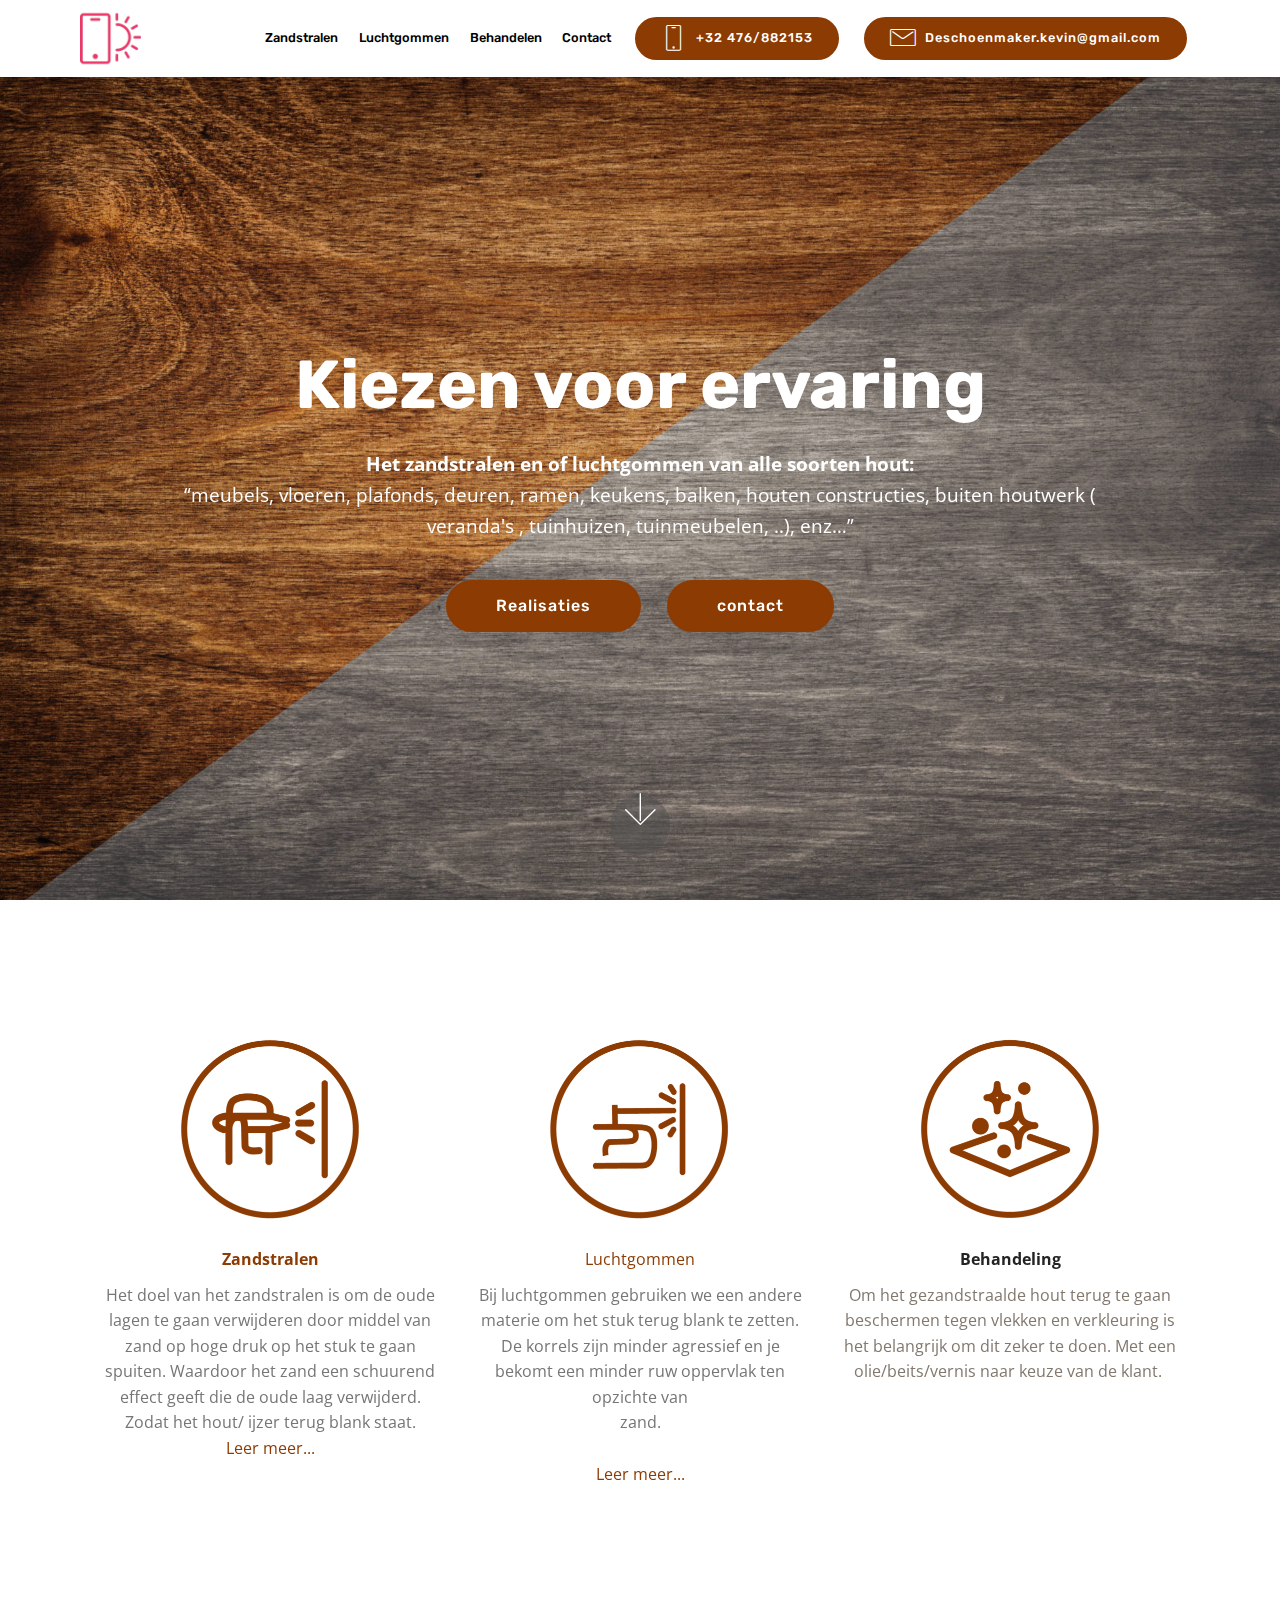
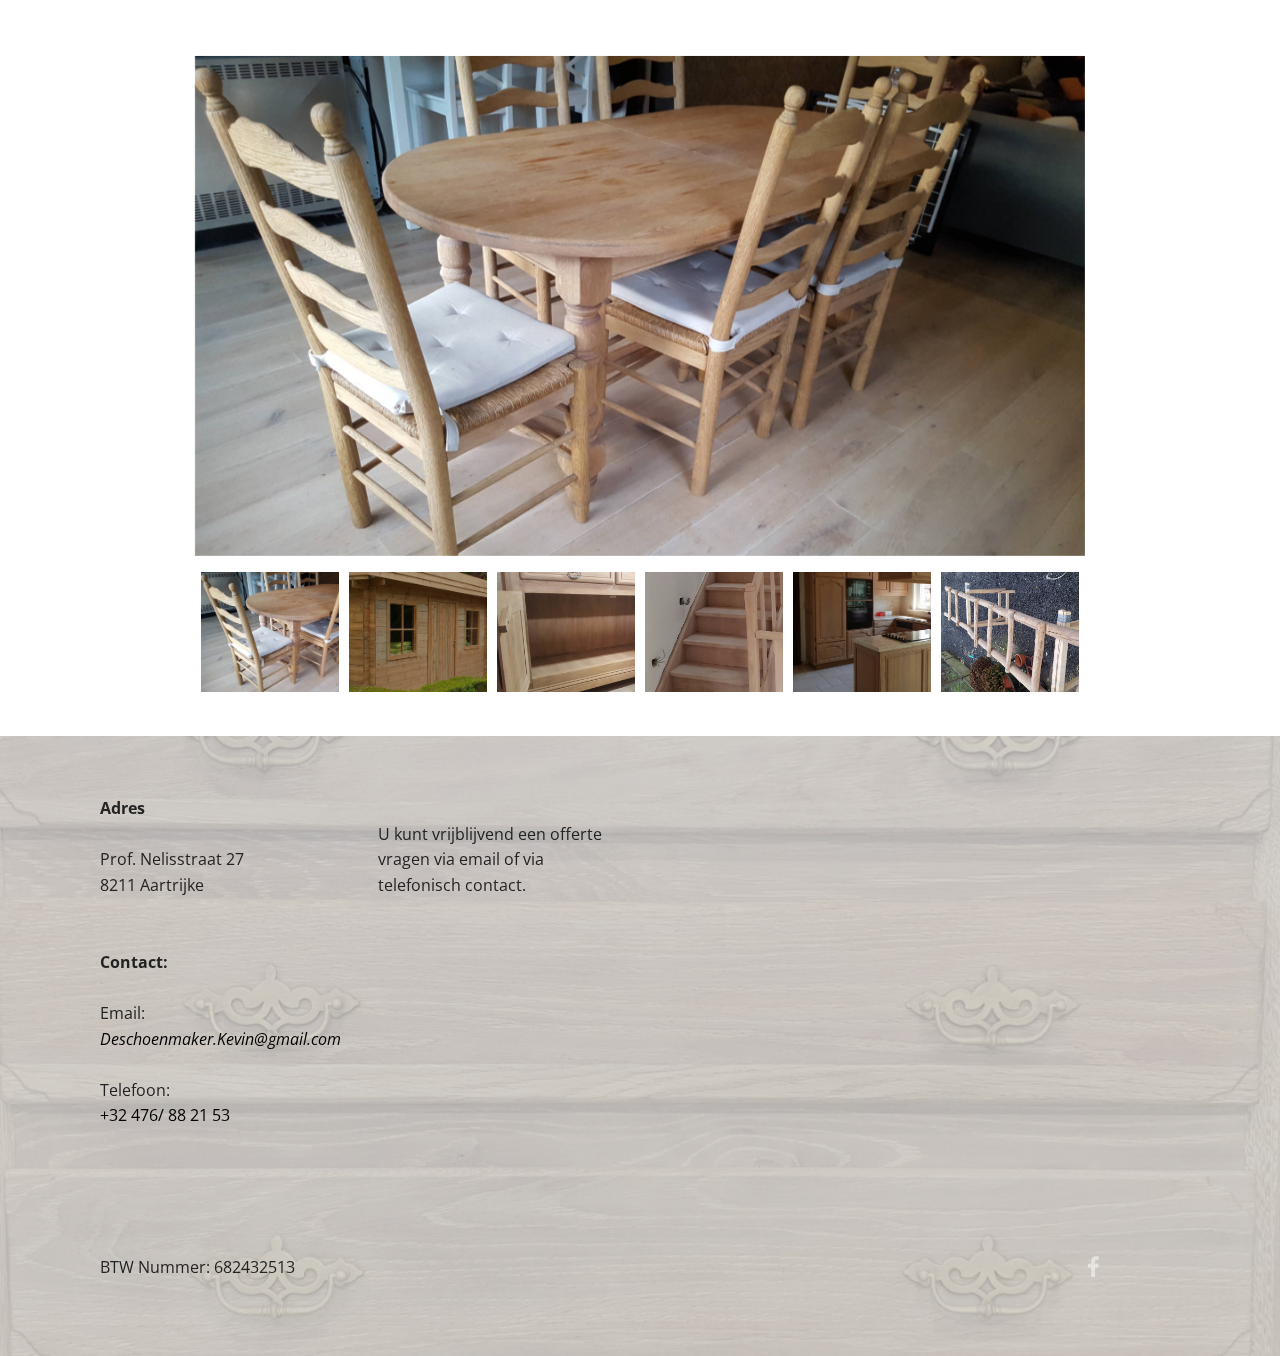
<file: index.html>
<!DOCTYPE html>
<html  >
<head>
  <!-- Site made with Mobirise Website Builder v4.11.6, https://mobirise.com -->
  <meta charset="UTF-8">
  <meta http-equiv="X-UA-Compatible" content="IE=edge">
  <meta name="generator" content="Mobirise v4.11.6, mobirise.com">
  <meta name="viewport" content="width=device-width, initial-scale=1, minimum-scale=1">
  <link rel="shortcut icon" href="assets/images/logo2.png" type="image/x-icon">
  <meta name="description" content="">
  
  <title>Home</title>
  <link rel="stylesheet" href="assets/web/assets/mobirise-icons/mobirise-icons.css">
  <link rel="stylesheet" href="assets/bootstrap/css/bootstrap.min.css">
  <link rel="stylesheet" href="assets/bootstrap/css/bootstrap-grid.min.css">
  <link rel="stylesheet" href="assets/bootstrap/css/bootstrap-reboot.min.css">
  <link rel="stylesheet" href="assets/socicon/css/styles.css">
  <link rel="stylesheet" href="assets/tether/tether.min.css">
  <link rel="stylesheet" href="assets/dropdown/css/style.css">
  <link rel="stylesheet" href="assets/theme/css/style.css">
  <link rel="preload" as="style" href="assets/mobirise/css/mbr-additional.css"><link rel="stylesheet" href="assets/mobirise/css/mbr-additional.css" type="text/css">
  
  
  
</head>
<body>
  <section class="menu cid-rMotKkrkuf" once="menu" id="menu2-b">

    

    <nav class="navbar navbar-expand beta-menu navbar-dropdown align-items-center navbar-fixed-top navbar-toggleable-sm">
        <button class="navbar-toggler navbar-toggler-right" type="button" data-toggle="collapse" data-target="#navbarSupportedContent" aria-controls="navbarSupportedContent" aria-expanded="false" aria-label="Toggle navigation">
            <div class="hamburger">
                <span></span>
                <span></span>
                <span></span>
                <span></span>
            </div>
        </button>
        <div class="menu-logo">
            <div class="navbar-brand">
                <span class="navbar-logo">
                    <a href="https://mobirise.co">
                        <img src="assets/images/logo2.png" alt="Mobirise" style="height: 3.8rem;">
                    </a>
                </span>
                
            </div>
        </div>
        <div class="collapse navbar-collapse" id="navbarSupportedContent">
            <ul class="navbar-nav nav-dropdown" data-app-modern-menu="true"><li class="nav-item">
                    <a class="nav-link link text-black display-2" href="page2.html">Zandstralen</a>
                </li><li class="nav-item"><a class="nav-link link text-black display-2" href="page4.html">Luchtgommen</a></li><li class="nav-item"><a class="nav-link link text-black display-2" href="page4.html">Behandelen</a></li><li class="nav-item"><a class="nav-link link text-black display-2" href="index.html#footer2-9">Contact</a></li></ul>
            <div class="navbar-buttons mbr-section-btn"><a class="btn btn-sm btn-primary display-2" href="tel:+32476882153">
                    <span class="btn-icon mbri-mobile mbr-iconfont mbr-iconfont-btn">
                    </span>
                    +32 476/882153</a> <a class="btn btn-sm btn-primary display-2" href="mailto:Deschoenmaker.kevin@gmail.com"><span class="mbri-letter mbr-iconfont mbr-iconfont-btn"></span>
                    Deschoenmaker.kevin@gmail.com</a></div>
        </div>
    </nav>
</section>

<section class="engine"><a href="https://mobirise.info/r">free bootstrap templates</a></section><section class="cid-rLTnU0GDSO mbr-fullscreen mbr-parallax-background" id="header2-1">

    

    <div class="mbr-overlay" style="opacity: 0.1; background-color: rgb(35, 35, 35);"></div>

    <div class="container align-center">
        <div class="row justify-content-md-center">
            <div class="mbr-white col-md-10">
                <h1 class="mbr-section-title mbr-bold pb-3 mbr-fonts-style display-1"><br>Kiezen voor ervaring</h1>
                
                <p class="mbr-text pb-3 mbr-fonts-style display-5"><strong>Het zandstralen en of luchtgommen van alle soorten hout: </strong><br>“meubels, vloeren, plafonds, deuren, ramen, keukens, balken, houten constructies, buiten houtwerk ( veranda's , tuinhuizen, tuinmeubelen, ..), enz…”</p>
                <div class="mbr-section-btn"><a class="btn btn-md btn-secondary display-4" href="index.html#gallery2-3">Realisaties</a>
                    <a class="btn btn-md btn-secondary display-4" href="index.html#contacts1-4">contact</a></div>
            </div>
        </div>
    </div>
    <div class="mbr-arrow hidden-sm-down" aria-hidden="true">
        <a href="#next">
            <i class="mbri-down mbr-iconfont"></i>
        </a>
    </div>
</section>

<section class="features2 cid-rMoLZnVLur" id="features2-l">

    

    
    
    <div class="container">
        <div class="media-container-row">
            <div class="card p-3 col-12 col-md-6 col-lg-4">
                <div class="card-wrapper">
                    <div class="card-img">
                        <a href="page2.html"><img src="assets/images/icons-1-676x605.png" alt="Mobirise" title=""></a>
                    </div>
                    <div class="card-box">
                        <h4 class="card-title pb-3 mbr-fonts-style display-7">
                            <a href="page2.html"><strong>Zandstralen</strong></a></h4>
                        <p class="mbr-text mbr-fonts-style display-7">Het doel van het zandstralen is om de oude lagen te gaan verwijderen door middel van zand op hoge druk op het stuk te gaan spuiten. Waardoor het zand een schuurend effect geeft die de oude laag verwijderd. Zodat het hout/ ijzer terug blank staat.<br><a href="page2.html">Leer meer...</a>
                        </p>
                    </div>
                </div>
            </div>

            <div class="card p-3 col-12 col-md-6 col-lg-4">
                <div class="card-wrapper">
                    <div class="card-img">
                        <a href="page4.html"><img src="assets/images/icons-2-676x605.png" alt="Mobirise" title=""></a>
                    </div>
                    <div class="card-box ">
                        <h4 class="card-title pb-3 mbr-fonts-style display-7"><strong>
                            <a href="page4.html">Luchtgommen</a></strong></h4>
                        <p class="mbr-text mbr-fonts-style display-7">Bij luchtgommen gebruiken we een andere materie om het stuk terug blank te zetten. De korrels zijn minder agressief en je bekomt een minder ruw oppervlak ten opzichte van <br>zand.<br><a href="https://mobirise.co"><br></a><a href="page4.html">Leer meer...</a>
                        </p>
                    </div>
                </div>
            </div>

            <div class="card p-3 col-12 col-md-6 col-lg-4">
                <div class="card-wrapper">
                    <div class="card-img">
                        <a href="page3.html"><img src="assets/images/icons-3-676x605.png" alt="Mobirise" title=""></a>
                    </div>
                    <div class="card-box">
                        <h4 class="card-title pb-3 mbr-fonts-style display-7"><strong>Behandeling</strong></h4>
                        <p class="mbr-text mbr-fonts-style display-7"><a href="https://mobirise.co" class="text-info">Om het gezandstraalde hout terug te gaan beschermen tegen vlekken en verkleuring is het belangrijk om dit zeker te doen. Met een olie/beits/vernis naar keuze van de klant.&nbsp;</a></p>
                    </div>
                </div>
            </div>

            
        </div>
    </div>
</section>

<section class="extGallery testimonials-slider cid-rM4BTYxzYb" data-interval="false" id="extGallery6-6">
    

    
    <div class="main container">

        <div class="row justify-content-center">


            <div class="second-col col-md-10">
                <div class="carousel slide slides" role="listbox" data-pause="true" data-keyboard="false" data-ride="carousel" data-interval="3000">
                    <ol class="carousel-indicators">
                        <li class="li1" data-slide-to="0"></li>
                        <li class="li2" data-slide-to="1"></li>
                        <li class="li3" data-slide-to="2"></li>
                        <li class="li4" data-slide-to="3"></li>
                        <li class="li5" data-slide-to="4"></li>
                        <li class="li6" data-slide-to="5"></li>
                    </ol>
                    <div class="carousel-inner">

                        

                        
                        
                        
                        
                        
                    <div class="carousel-item ">
                            <div class="media-container-row">
                                <div class="col-md-12">

                                    <div class="row justify-content-center">
                                        <div class="col-md-6">
                                            <div class="text-box align-left">
                                                
                                                
                                            </div>
                                        </div>
                                        <div class="col-md-6">
                                            <div class="text-box align-right">
                                                
                                                
                                            </div>
                                        </div>
                                    </div>

                                    <div class="wrap-img ">
                                    </div>
                                </div>
                            </div>
                        </div><div class="carousel-item ">
                            <div class="media-container-row">
                                <div class="col-md-12">

                                    <div class="row justify-content-center">
                                        <div class="col-md-6">
                                            <div class="text-box align-left">
                                                
                                                
                                            </div>
                                        </div>
                                        <div class="col-md-6">
                                            <div class="text-box align-right">
                                                
                                                
                                            </div>
                                        </div>
                                    </div>

                                    <div class="wrap-img ">
                                    </div>
                                </div>
                            </div>
                        </div><div class="carousel-item ">
                            <div class="media-container-row">
                                <div class="col-md-12">

                                    <div class="row justify-content-center">
                                        <div class="col-md-6">
                                            <div class="text-box align-left">
                                                
                                                
                                            </div>
                                        </div>
                                        <div class="col-md-6">
                                            <div class="text-box align-right">
                                                
                                                
                                            </div>
                                        </div>
                                    </div>

                                    <div class="wrap-img ">
                                    </div>
                                </div>
                            </div>
                        </div><div class="carousel-item ">
                            <div class="media-container-row">
                                <div class="col-md-12">

                                    <div class="row justify-content-center">
                                        <div class="col-md-6">
                                            <div class="text-box align-left">
                                                
                                                
                                            </div>
                                        </div>
                                        <div class="col-md-6">
                                            <div class="text-box align-right">
                                                
                                                
                                            </div>
                                        </div>
                                    </div>

                                    <div class="wrap-img ">
                                    </div>
                                </div>
                            </div>
                        </div><div class="carousel-item ">
                            <div class="media-container-row">
                                <div class="col-md-12">

                                    <div class="row justify-content-center">
                                        <div class="col-md-6">
                                            <div class="text-box align-left">
                                                
                                                
                                            </div>
                                        </div>
                                        <div class="col-md-6">
                                            <div class="text-box align-right">
                                                
                                                
                                            </div>
                                        </div>
                                    </div>

                                    <div class="wrap-img ">
                                    </div>
                                </div>
                            </div>
                        </div><div class="carousel-item ">
                            <div class="media-container-row">
                                <div class="col-md-12">

                                    <div class="row justify-content-center">
                                        <div class="col-md-6">
                                            <div class="text-box align-left">
                                                
                                                
                                            </div>
                                        </div>
                                        <div class="col-md-6">
                                            <div class="text-box align-right">
                                                
                                                
                                            </div>
                                        </div>
                                    </div>

                                    <div class="wrap-img ">
                                    </div>
                                </div>
                            </div>
                        </div></div>
                </div>
            </div>
        </div>
    </div>
</section>

<section class="cid-rM4I88Mwyb" id="footer2-9">

    

    <div class="mbr-overlay" style="opacity: 0.7; background-color: rgb(204, 204, 204);"></div>

    <div class="container">
        <div class="media-container-row content mbr-white">
            <div class="col-12 col-md-3 mbr-fonts-style display-7">
                <p class="mbr-text">
                    <strong>Adres</strong>
                    <br>
                    <br>Prof. Nelisstraat 27<br>8211 Aartrijke<br>
                    <br>
                    <br><strong>Contact:</strong><br>
                    <br>Email: <a href="mailto:Deschoenmaker.Kevin@gmail.com" class="text-black"><em>Deschoenmaker.Kevin@gmail.com</em></a><br><br>Telefoon:<br><em><a href="tel:+32476812153" class="text-black">+32 476/ 88 21 53</a><br></em><a href="tel:+32476812153"><br></a><br><br></p>
            </div>
            <div class="col-12 col-md-3 mbr-fonts-style display-7">
                <p class="mbr-text"><br>U kunt vrijblijvend een offerte vragen via email of via telefonisch contact.</p>
            </div>
            <div class="col-12 col-md-6">
                <div class="google-map"><iframe frameborder="0" style="border:0" src="https://www.google.com/maps/embed/v1/place?key=AIzaSyAEIpgj38KyLFELm2bK9Y7krBkz1K-cMq8&amp;q=place_id:ChIJUT7J23NNw0cRSfIP-TNhADc" allowfullscreen=""></iframe></div>
            </div>
        </div>
        <div class="footer-lower">
            <div class="media-container-row">
                <div class="col-sm-12">
                    <hr>
                </div>
            </div>
            <div class="media-container-row mbr-white">
                <div class="col-sm-6 copyright">
                    <p class="mbr-text mbr-fonts-style display-7">
                        BTW Nummer: 682432513</p>
                </div>
                <div class="col-md-6">
                    <div class="social-list align-right">
                        <div class="soc-item">
                            <a href="https://twitter.com/mobirise" target="_blank">
                                <span class="mbr-iconfont mbr-iconfont-social socicon-twitter socicon" style="font-size: 1px;"></span>
                            </a>
                        </div>
                        <div class="soc-item">
                            <a href="https://www.facebook.com/pages/Mobirise/1616226671953247" target="_blank">
                                <span class="socicon-facebook socicon mbr-iconfont mbr-iconfont-social"></span>
                            </a>
                        </div>
                        <div class="soc-item">
                            <a href="https://www.youtube.com/c/mobirise" target="_blank">
                                <span class="mbr-iconfont mbr-iconfont-social socicon-youtube socicon" style="font-size: 1px;"></span>
                            </a>
                        </div>
                        <div class="soc-item">
                            <a href="https://instagram.com/mobirise" target="_blank">
                                <span class="mbr-iconfont mbr-iconfont-social socicon-instagram socicon" style="font-size: 1px;"></span>
                            </a>
                        </div>
                        <div class="soc-item">
                            <a href="https://plus.google.com/u/0/+Mobirise" target="_blank">
                                <span class="mbr-iconfont mbr-iconfont-social socicon-googleplus socicon" style="font-size: 1px;"></span>
                            </a>
                        </div>
                        <div class="soc-item">
                            <a href="https://www.behance.net/Mobirise" target="_blank">
                                <span class="mbr-iconfont mbr-iconfont-social socicon-behance socicon" style="font-size: 1px;"></span>
                            </a>
                        </div>
                    </div>
                </div>
            </div>
        </div>
    </div>
</section>


  <script src="assets/web/assets/jquery/jquery.min.js"></script>
  <script src="assets/popper/popper.min.js"></script>
  <script src="assets/bootstrap/js/bootstrap.min.js"></script>
  <script src="assets/smoothscroll/smooth-scroll.js"></script>
  <script src="assets/tether/tether.min.js"></script>
  <script src="assets/touchswipe/jquery.touch-swipe.min.js"></script>
  <script src="assets/parallax/jarallax.min.js"></script>
  <script src="assets/bootstrapcarouselswipe/bootstrap-carousel-swipe.js"></script>
  <script src="assets/mbr-testimonials-slider/mbr-testimonials-slider.js"></script>
  <script src="assets/dropdown/js/nav-dropdown.js"></script>
  <script src="assets/dropdown/js/navbar-dropdown.js"></script>
  <script src="assets/theme/js/script.js"></script>
  
  
</body>
</html>
</file>
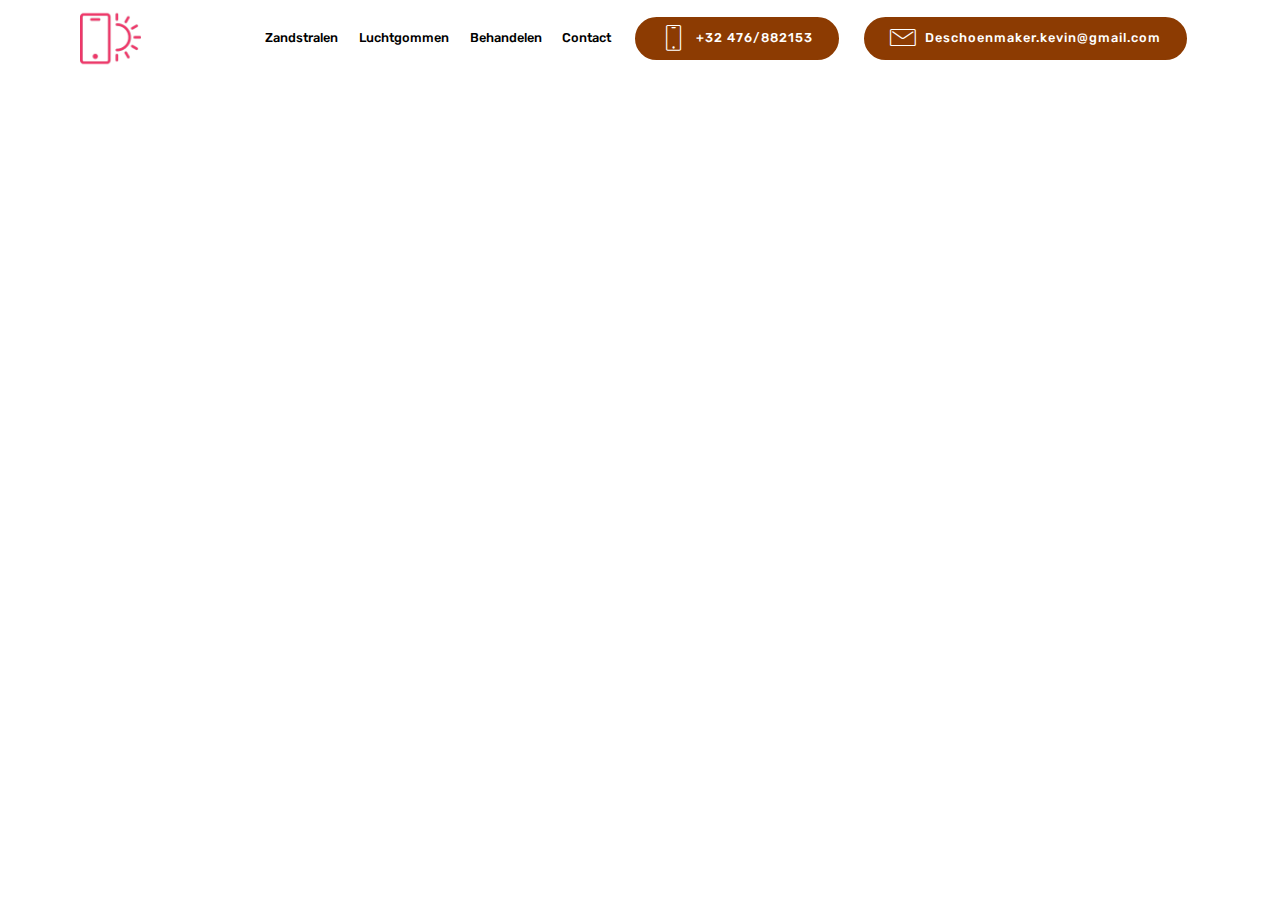
<file: page1.html>
<!DOCTYPE html>
<html  >
<head>
  <!-- Site made with Mobirise Website Builder v4.11.6, https://mobirise.com -->
  <meta charset="UTF-8">
  <meta http-equiv="X-UA-Compatible" content="IE=edge">
  <meta name="generator" content="Mobirise v4.11.6, mobirise.com">
  <meta name="viewport" content="width=device-width, initial-scale=1, minimum-scale=1">
  <link rel="shortcut icon" href="assets/images/logo2.png" type="image/x-icon">
  <meta name="description" content="Site Builder Description">
  
  <title>Contact</title>
  <link rel="stylesheet" href="assets/web/assets/mobirise-icons/mobirise-icons.css">
  <link rel="stylesheet" href="assets/bootstrap/css/bootstrap.min.css">
  <link rel="stylesheet" href="assets/bootstrap/css/bootstrap-grid.min.css">
  <link rel="stylesheet" href="assets/bootstrap/css/bootstrap-reboot.min.css">
  <link rel="stylesheet" href="assets/tether/tether.min.css">
  <link rel="stylesheet" href="assets/dropdown/css/style.css">
  <link rel="stylesheet" href="assets/theme/css/style.css">
  <link rel="preload" as="style" href="assets/mobirise/css/mbr-additional.css"><link rel="stylesheet" href="assets/mobirise/css/mbr-additional.css" type="text/css">
  
  
  
</head>
<body>
  <section class="menu cid-rMotKkrkuf" once="menu" id="menu2-b">

    

    <nav class="navbar navbar-expand beta-menu navbar-dropdown align-items-center navbar-fixed-top navbar-toggleable-sm">
        <button class="navbar-toggler navbar-toggler-right" type="button" data-toggle="collapse" data-target="#navbarSupportedContent" aria-controls="navbarSupportedContent" aria-expanded="false" aria-label="Toggle navigation">
            <div class="hamburger">
                <span></span>
                <span></span>
                <span></span>
                <span></span>
            </div>
        </button>
        <div class="menu-logo">
            <div class="navbar-brand">
                <span class="navbar-logo">
                    <a href="https://mobirise.co">
                        <img src="assets/images/logo2.png" alt="Mobirise" style="height: 3.8rem;">
                    </a>
                </span>
                
            </div>
        </div>
        <div class="collapse navbar-collapse" id="navbarSupportedContent">
            <ul class="navbar-nav nav-dropdown" data-app-modern-menu="true"><li class="nav-item">
                    <a class="nav-link link text-black display-2" href="page2.html">Zandstralen</a>
                </li><li class="nav-item"><a class="nav-link link text-black display-2" href="page4.html">Luchtgommen</a></li><li class="nav-item"><a class="nav-link link text-black display-2" href="page4.html">Behandelen</a></li><li class="nav-item"><a class="nav-link link text-black display-2" href="index.html#footer2-9">Contact</a></li></ul>
            <div class="navbar-buttons mbr-section-btn"><a class="btn btn-sm btn-primary display-2" href="tel:+32476882153">
                    <span class="btn-icon mbri-mobile mbr-iconfont mbr-iconfont-btn">
                    </span>
                    +32 476/882153</a> <a class="btn btn-sm btn-primary display-2" href="mailto:Deschoenmaker.kevin@gmail.com"><span class="mbri-letter mbr-iconfont mbr-iconfont-btn"></span>
                    Deschoenmaker.kevin@gmail.com</a></div>
        </div>
    </nav>
</section>


  <section class="engine"><a href="https://mobirise.info">Mobirise</a></section><script src="assets/web/assets/jquery/jquery.min.js"></script>
  <script src="assets/popper/popper.min.js"></script>
  <script src="assets/bootstrap/js/bootstrap.min.js"></script>
  <script src="assets/tether/tether.min.js"></script>
  <script src="assets/smoothscroll/smooth-scroll.js"></script>
  <script src="assets/dropdown/js/nav-dropdown.js"></script>
  <script src="assets/dropdown/js/navbar-dropdown.js"></script>
  <script src="assets/touchswipe/jquery.touch-swipe.min.js"></script>
  <script src="assets/theme/js/script.js"></script>
  
  
</body>
</html>
</file>
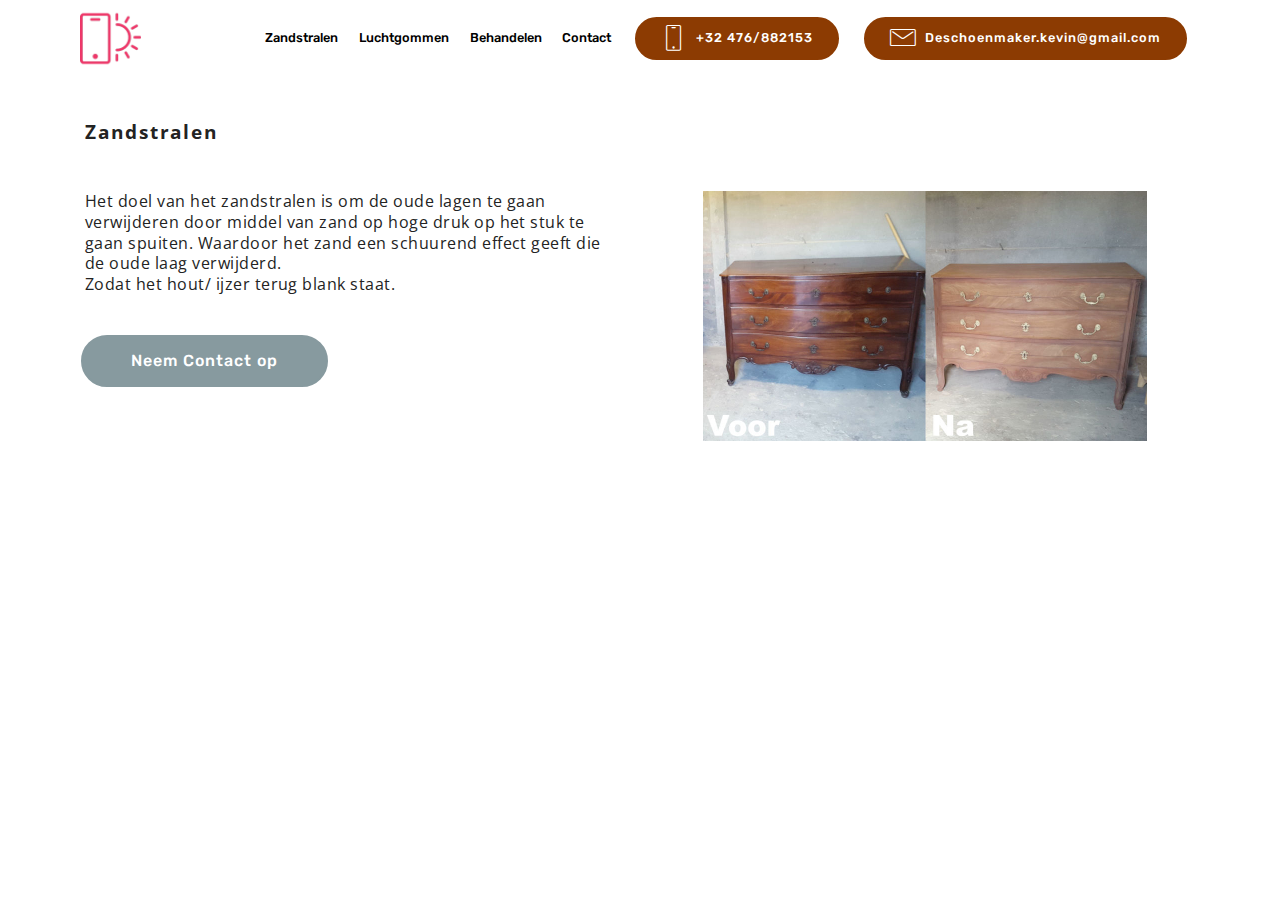
<file: page2.html>
<!DOCTYPE html>
<html  >
<head>
  <!-- Site made with Mobirise Website Builder v4.11.6, https://mobirise.com -->
  <meta charset="UTF-8">
  <meta http-equiv="X-UA-Compatible" content="IE=edge">
  <meta name="generator" content="Mobirise v4.11.6, mobirise.com">
  <meta name="viewport" content="width=device-width, initial-scale=1, minimum-scale=1">
  <link rel="shortcut icon" href="assets/images/logo2.png" type="image/x-icon">
  <meta name="description" content="Web Site Builder Description">
  
  <title>Zandstralen</title>
  <link rel="stylesheet" href="assets/web/assets/mobirise-icons/mobirise-icons.css">
  <link rel="stylesheet" href="assets/bootstrap/css/bootstrap.min.css">
  <link rel="stylesheet" href="assets/bootstrap/css/bootstrap-grid.min.css">
  <link rel="stylesheet" href="assets/bootstrap/css/bootstrap-reboot.min.css">
  <link rel="stylesheet" href="assets/tether/tether.min.css">
  <link rel="stylesheet" href="assets/dropdown/css/style.css">
  <link rel="stylesheet" href="assets/theme/css/style.css">
  <link rel="preload" as="style" href="assets/mobirise/css/mbr-additional.css"><link rel="stylesheet" href="assets/mobirise/css/mbr-additional.css" type="text/css">
  
  
  
</head>
<body>
  <section class="menu cid-rMotKkrkuf" once="menu" id="menu2-c">

    

    <nav class="navbar navbar-expand beta-menu navbar-dropdown align-items-center navbar-fixed-top navbar-toggleable-sm">
        <button class="navbar-toggler navbar-toggler-right" type="button" data-toggle="collapse" data-target="#navbarSupportedContent" aria-controls="navbarSupportedContent" aria-expanded="false" aria-label="Toggle navigation">
            <div class="hamburger">
                <span></span>
                <span></span>
                <span></span>
                <span></span>
            </div>
        </button>
        <div class="menu-logo">
            <div class="navbar-brand">
                <span class="navbar-logo">
                    <a href="https://mobirise.co">
                        <img src="assets/images/logo2.png" alt="Mobirise" style="height: 3.8rem;">
                    </a>
                </span>
                
            </div>
        </div>
        <div class="collapse navbar-collapse" id="navbarSupportedContent">
            <ul class="navbar-nav nav-dropdown" data-app-modern-menu="true"><li class="nav-item">
                    <a class="nav-link link text-black display-2" href="page2.html">Zandstralen</a>
                </li><li class="nav-item"><a class="nav-link link text-black display-2" href="page4.html">Luchtgommen</a></li><li class="nav-item"><a class="nav-link link text-black display-2" href="page4.html">Behandelen</a></li><li class="nav-item"><a class="nav-link link text-black display-2" href="index.html#footer2-9">Contact</a></li></ul>
            <div class="navbar-buttons mbr-section-btn"><a class="btn btn-sm btn-primary display-2" href="tel:+32476882153">
                    <span class="btn-icon mbri-mobile mbr-iconfont mbr-iconfont-btn">
                    </span>
                    +32 476/882153</a> <a class="btn btn-sm btn-primary display-2" href="mailto:Deschoenmaker.kevin@gmail.com"><span class="mbri-letter mbr-iconfont mbr-iconfont-btn"></span>
                    Deschoenmaker.kevin@gmail.com</a></div>
        </div>
    </nav>
</section>

<section class="engine"><a href="https://mobirise.info/w">free html5 templates</a></section><section class="extSlider testimonials-slider cid-rMoxaaOr4o" data-interval="false" id="extSlider2-d">
     

    
    <div class="main container">
        <h2 class="mbr-section-title pb-3 mbr-fonts-style mbr-bold align-left display-5">Zandstralen</h2>
        <div class="row">
            <div class="first-col col-md-6">
                <h3 class="mbr-section-subtitle  mbr-fonts-style align-left mbr-regular display-7">Het doel van het zandstralen is om de oude lagen te gaan verwijderen door middel van zand op hoge druk op het stuk te gaan spuiten. Waardoor het zand een schuurend effect geeft die de oude laag verwijderd. <br>Zodat het hout/ ijzer terug blank staat.</h3>
                <div class="mbr-section-btn align-left py-2"><a class="btn btn-md btn-warning display-4" href="index.html#footer2-9">Neem Contact op</a></div>
            </div> 
            
            <div class="second-col col-md-6">
                <div class="carousel slide slides" role="listbox" data-pause="true" data-keyboard="false" data-ride="false" data-interval="false">
                    <ol class="carousel-indicators">
                        <li data-slide-to="0" class="active"></li>
                        
                        
                        
                        
                        
                        
                        
                        
                        
                    </ol>
                    <div class="carousel-inner">

                        
                    
                        

                        
                    <div class="carousel-item ">
                            <div class="media-container-row">
                                <div class="col-md-12">
                                    <div class="wrap-img ">
                                        <img src="assets/images/dhiuvb-888x500.jpg" class="img-responsive clients-img" alt="" title="">
                                    </div>
                                </div>
                            </div>
                        </div></div>   
                </div>
            </div>
        </div>
    </div>
</section>


  <script src="assets/web/assets/jquery/jquery.min.js"></script>
  <script src="assets/popper/popper.min.js"></script>
  <script src="assets/bootstrap/js/bootstrap.min.js"></script>
  <script src="assets/tether/tether.min.js"></script>
  <script src="assets/dropdown/js/nav-dropdown.js"></script>
  <script src="assets/dropdown/js/navbar-dropdown.js"></script>
  <script src="assets/touchswipe/jquery.touch-swipe.min.js"></script>
  <script src="assets/bootstrapcarouselswipe/bootstrap-carousel-swipe.js"></script>
  <script src="assets/mbr-testimonials-slider/mbr-testimonials-slider.js"></script>
  <script src="assets/smoothscroll/smooth-scroll.js"></script>
  <script src="assets/theme/js/script.js"></script>
  
  
</body>
</html>
</file>
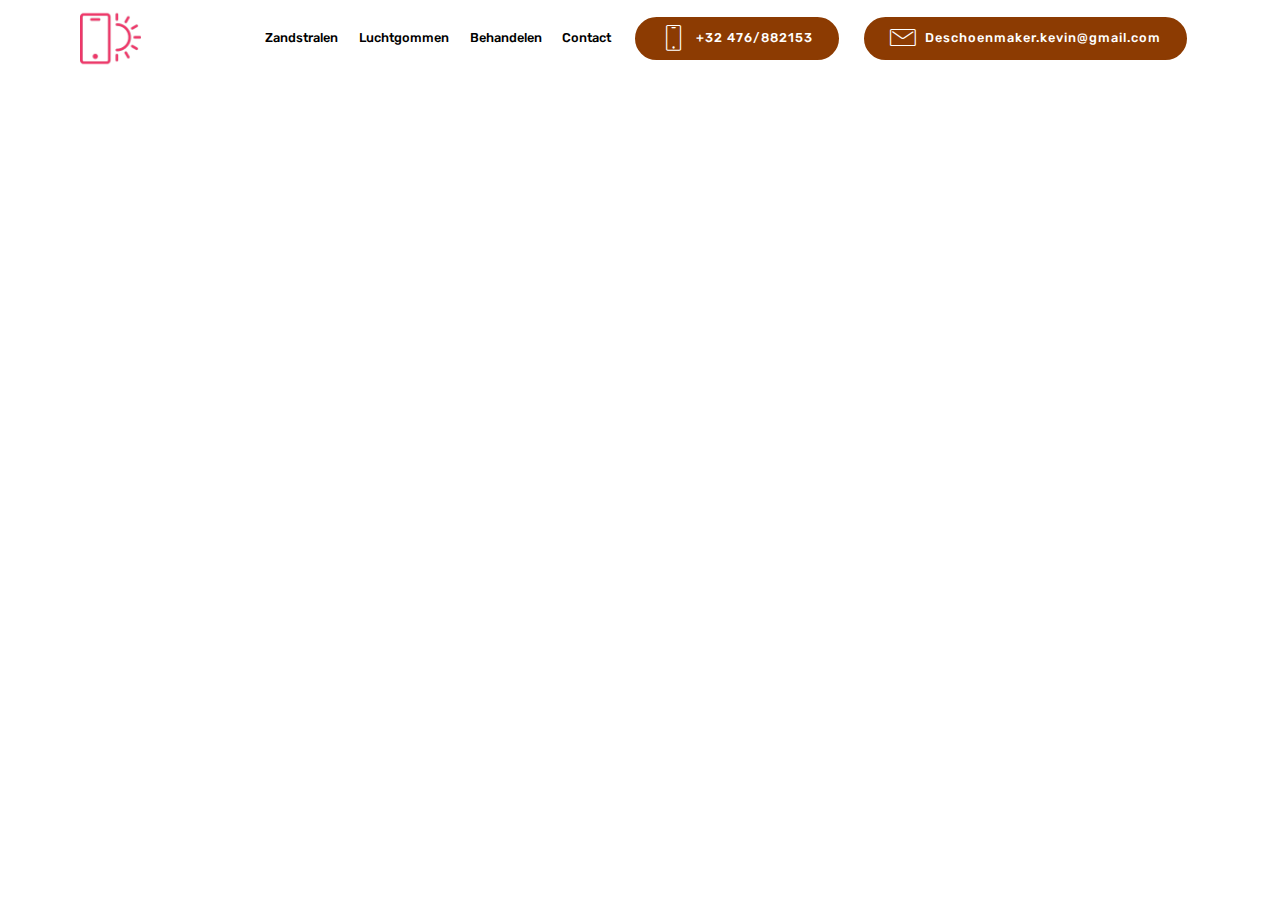
<file: page3.html>
<!DOCTYPE html>
<html  >
<head>
  <!-- Site made with Mobirise Website Builder v4.11.6, https://mobirise.com -->
  <meta charset="UTF-8">
  <meta http-equiv="X-UA-Compatible" content="IE=edge">
  <meta name="generator" content="Mobirise v4.11.6, mobirise.com">
  <meta name="viewport" content="width=device-width, initial-scale=1, minimum-scale=1">
  <link rel="shortcut icon" href="assets/images/logo2.png" type="image/x-icon">
  <meta name="description" content="Website Generator Description">
  
  <title>Realisaties</title>
  <link rel="stylesheet" href="assets/web/assets/mobirise-icons/mobirise-icons.css">
  <link rel="stylesheet" href="assets/bootstrap/css/bootstrap.min.css">
  <link rel="stylesheet" href="assets/bootstrap/css/bootstrap-grid.min.css">
  <link rel="stylesheet" href="assets/bootstrap/css/bootstrap-reboot.min.css">
  <link rel="stylesheet" href="assets/tether/tether.min.css">
  <link rel="stylesheet" href="assets/dropdown/css/style.css">
  <link rel="stylesheet" href="assets/theme/css/style.css">
  <link rel="preload" as="style" href="assets/mobirise/css/mbr-additional.css"><link rel="stylesheet" href="assets/mobirise/css/mbr-additional.css" type="text/css">
  
  
  
</head>
<body>
  <section class="menu cid-rMotKkrkuf" once="menu" id="menu2-e">

    

    <nav class="navbar navbar-expand beta-menu navbar-dropdown align-items-center navbar-fixed-top navbar-toggleable-sm">
        <button class="navbar-toggler navbar-toggler-right" type="button" data-toggle="collapse" data-target="#navbarSupportedContent" aria-controls="navbarSupportedContent" aria-expanded="false" aria-label="Toggle navigation">
            <div class="hamburger">
                <span></span>
                <span></span>
                <span></span>
                <span></span>
            </div>
        </button>
        <div class="menu-logo">
            <div class="navbar-brand">
                <span class="navbar-logo">
                    <a href="https://mobirise.co">
                        <img src="assets/images/logo2.png" alt="Mobirise" style="height: 3.8rem;">
                    </a>
                </span>
                
            </div>
        </div>
        <div class="collapse navbar-collapse" id="navbarSupportedContent">
            <ul class="navbar-nav nav-dropdown" data-app-modern-menu="true"><li class="nav-item">
                    <a class="nav-link link text-black display-2" href="page2.html">Zandstralen</a>
                </li><li class="nav-item"><a class="nav-link link text-black display-2" href="page4.html">Luchtgommen</a></li><li class="nav-item"><a class="nav-link link text-black display-2" href="page4.html">Behandelen</a></li><li class="nav-item"><a class="nav-link link text-black display-2" href="index.html#footer2-9">Contact</a></li></ul>
            <div class="navbar-buttons mbr-section-btn"><a class="btn btn-sm btn-primary display-2" href="tel:+32476882153">
                    <span class="btn-icon mbri-mobile mbr-iconfont mbr-iconfont-btn">
                    </span>
                    +32 476/882153</a> <a class="btn btn-sm btn-primary display-2" href="mailto:Deschoenmaker.kevin@gmail.com"><span class="mbri-letter mbr-iconfont mbr-iconfont-btn"></span>
                    Deschoenmaker.kevin@gmail.com</a></div>
        </div>
    </nav>
</section>


  <section class="engine"><a href="https://mobirise.info/c">free web builder</a></section><script src="assets/web/assets/jquery/jquery.min.js"></script>
  <script src="assets/popper/popper.min.js"></script>
  <script src="assets/bootstrap/js/bootstrap.min.js"></script>
  <script src="assets/tether/tether.min.js"></script>
  <script src="assets/smoothscroll/smooth-scroll.js"></script>
  <script src="assets/dropdown/js/nav-dropdown.js"></script>
  <script src="assets/dropdown/js/navbar-dropdown.js"></script>
  <script src="assets/touchswipe/jquery.touch-swipe.min.js"></script>
  <script src="assets/theme/js/script.js"></script>
  
  
</body>
</html>
</file>
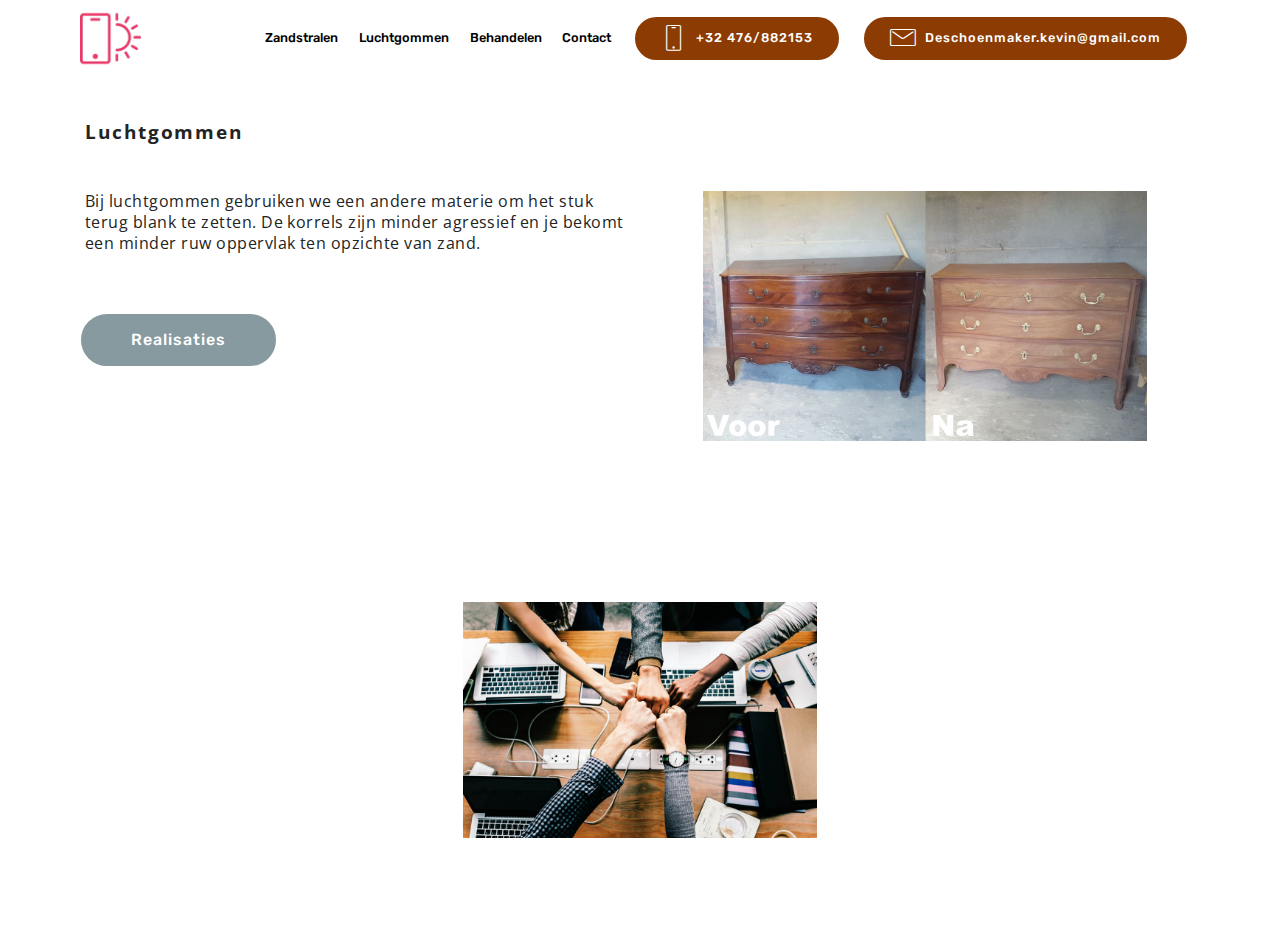
<file: page4.html>
<!DOCTYPE html>
<html  >
<head>
  <!-- Site made with Mobirise Website Builder v4.11.6, https://mobirise.com -->
  <meta charset="UTF-8">
  <meta http-equiv="X-UA-Compatible" content="IE=edge">
  <meta name="generator" content="Mobirise v4.11.6, mobirise.com">
  <meta name="viewport" content="width=device-width, initial-scale=1, minimum-scale=1">
  <link rel="shortcut icon" href="assets/images/logo2.png" type="image/x-icon">
  <meta name="description" content="Website Generator Description">
  
  <title>Luchtgommen</title>
  <link rel="stylesheet" href="assets/web/assets/mobirise-icons/mobirise-icons.css">
  <link rel="stylesheet" href="assets/bootstrap/css/bootstrap.min.css">
  <link rel="stylesheet" href="assets/bootstrap/css/bootstrap-grid.min.css">
  <link rel="stylesheet" href="assets/bootstrap/css/bootstrap-reboot.min.css">
  <link rel="stylesheet" href="assets/dropdown/css/style.css">
  <link rel="stylesheet" href="assets/tether/tether.min.css">
  <link rel="stylesheet" href="assets/theme/css/style.css">
  <link rel="stylesheet" href="assets/gallery/style.css">
  <link rel="preload" as="style" href="assets/mobirise/css/mbr-additional.css"><link rel="stylesheet" href="assets/mobirise/css/mbr-additional.css" type="text/css">
  
  
  
</head>
<body>
  <section class="menu cid-rMotKkrkuf" once="menu" id="menu2-f">

    

    <nav class="navbar navbar-expand beta-menu navbar-dropdown align-items-center navbar-fixed-top navbar-toggleable-sm">
        <button class="navbar-toggler navbar-toggler-right" type="button" data-toggle="collapse" data-target="#navbarSupportedContent" aria-controls="navbarSupportedContent" aria-expanded="false" aria-label="Toggle navigation">
            <div class="hamburger">
                <span></span>
                <span></span>
                <span></span>
                <span></span>
            </div>
        </button>
        <div class="menu-logo">
            <div class="navbar-brand">
                <span class="navbar-logo">
                    <a href="https://mobirise.co">
                        <img src="assets/images/logo2.png" alt="Mobirise" style="height: 3.8rem;">
                    </a>
                </span>
                
            </div>
        </div>
        <div class="collapse navbar-collapse" id="navbarSupportedContent">
            <ul class="navbar-nav nav-dropdown" data-app-modern-menu="true"><li class="nav-item">
                    <a class="nav-link link text-black display-2" href="page2.html">Zandstralen</a>
                </li><li class="nav-item"><a class="nav-link link text-black display-2" href="page4.html">Luchtgommen</a></li><li class="nav-item"><a class="nav-link link text-black display-2" href="page4.html">Behandelen</a></li><li class="nav-item"><a class="nav-link link text-black display-2" href="index.html#footer2-9">Contact</a></li></ul>
            <div class="navbar-buttons mbr-section-btn"><a class="btn btn-sm btn-primary display-2" href="tel:+32476882153">
                    <span class="btn-icon mbri-mobile mbr-iconfont mbr-iconfont-btn">
                    </span>
                    +32 476/882153</a> <a class="btn btn-sm btn-primary display-2" href="mailto:Deschoenmaker.kevin@gmail.com"><span class="mbri-letter mbr-iconfont mbr-iconfont-btn"></span>
                    Deschoenmaker.kevin@gmail.com</a></div>
        </div>
    </nav>
</section>

<section class="engine"><a href="https://mobirise.info/i">free web creation software</a></section><section class="extSlider testimonials-slider cid-rMoBIPf1Rc" data-interval="false" id="extSlider2-h">
     

    
    <div class="main container">
        <h2 class="mbr-section-title pb-3 mbr-fonts-style mbr-bold align-left display-5">Luchtgommen</h2>
        <div class="row">
            <div class="first-col col-md-6">
                <h3 class="mbr-section-subtitle  mbr-fonts-style align-left mbr-regular display-7">Bij luchtgommen gebruiken we een andere materie om het stuk terug blank te zetten. De korrels zijn minder agressief en je bekomt een minder ruw oppervlak ten opzichte van zand.<div><br></div></h3>
                <div class="mbr-section-btn align-left py-2"><a class="btn btn-md btn-warning display-4" href="https://mobirise.com">Realisaties</a></div>
            </div> 
            
            <div class="second-col col-md-6">
                <div class="carousel slide slides" role="listbox" data-pause="true" data-keyboard="false" data-ride="false" data-interval="false">
                    <ol class="carousel-indicators">
                        <li data-slide-to="0" class="active"></li>
                        
                        
                        
                        
                        
                        
                        
                        
                        
                    </ol>
                    <div class="carousel-inner">

                        
                    
                        

                        
                    <div class="carousel-item ">
                            <div class="media-container-row">
                                <div class="col-md-12">
                                    <div class="wrap-img ">
                                        <img src="assets/images/dhiuvb-888x500.jpg" class="img-responsive clients-img" alt="" title="">
                                    </div>
                                </div>
                            </div>
                        </div></div>   
                </div>
            </div>
        </div>
    </div>
</section>

<section class="mbr-gallery mbr-slider-carousel cid-rMrFLccmAE" id="gallery4-n">

    

    <div class="container">
        <div><!-- Gallery --><div class="gallery-row"><div class="mbr-gallery-layout-default"><div><div class="row-first row justify-content-center m-0"><div class="mbr-gallery-item col-lg-4 col-md-4 col-sm-12 p-2" data-video-url="false"><div href="#lb-gallery4-n" data-slide-to="0" data-toggle="modal"><img src="assets/images/background6.jpg" alt="" title=""><span class="icon-focus"></span></div></div></div><div class="row-second row justify-content-center m-0"></div></div><div class="clearfix"></div></div></div><!-- Lightbox --><div data-app-prevent-settings="" class="mbr-slider modal fade carousel slide" tabindex="-1" data-keyboard="true" data-interval="false" id="lb-gallery4-n"><div class="modal-dialog"><div class="modal-content"><div class="modal-body"><div class="carousel-inner"><div class="carousel-item active"><img src="assets/images/background6.jpg" alt="" title=""></div></div><a class="carousel-control carousel-control-prev" role="button" data-slide="prev" href="#lb-gallery4-n"><span class="mbri-left mbr-iconfont" aria-hidden="true"></span><span class="sr-only">Previous</span></a><a class="carousel-control carousel-control-next" role="button" data-slide="next" href="#lb-gallery4-n"><span class="mbri-right mbr-iconfont" aria-hidden="true"></span><span class="sr-only">Next</span></a><a class="close" href="#" role="button" data-dismiss="modal"><span class="sr-only">Close</span></a></div></div></div></div></div>
    </div>

</section>


  <script src="assets/web/assets/jquery/jquery.min.js"></script>
  <script src="assets/popper/popper.min.js"></script>
  <script src="assets/bootstrap/js/bootstrap.min.js"></script>
  <script src="assets/mbr-testimonials-slider/mbr-testimonials-slider.js"></script>
  <script src="assets/smoothscroll/smooth-scroll.js"></script>
  <script src="assets/dropdown/js/nav-dropdown.js"></script>
  <script src="assets/dropdown/js/navbar-dropdown.js"></script>
  <script src="assets/tether/tether.min.js"></script>
  <script src="assets/bootstrapcarouselswipe/bootstrap-carousel-swipe.js"></script>
  <script src="assets/vimeoplayer/jquery.mb.vimeo_player.js"></script>
  <script src="assets/masonry/masonry.pkgd.min.js"></script>
  <script src="assets/imagesloaded/imagesloaded.pkgd.min.js"></script>
  <script src="assets/touchswipe/jquery.touch-swipe.min.js"></script>
  <script src="assets/theme/js/script.js"></script>
  <script src="assets/gallery/player.min.js"></script>
  <script src="assets/gallery/script.js"></script>
  <script src="assets/slidervideo/script.js"></script>
  
  
</body>
</html>
</file>
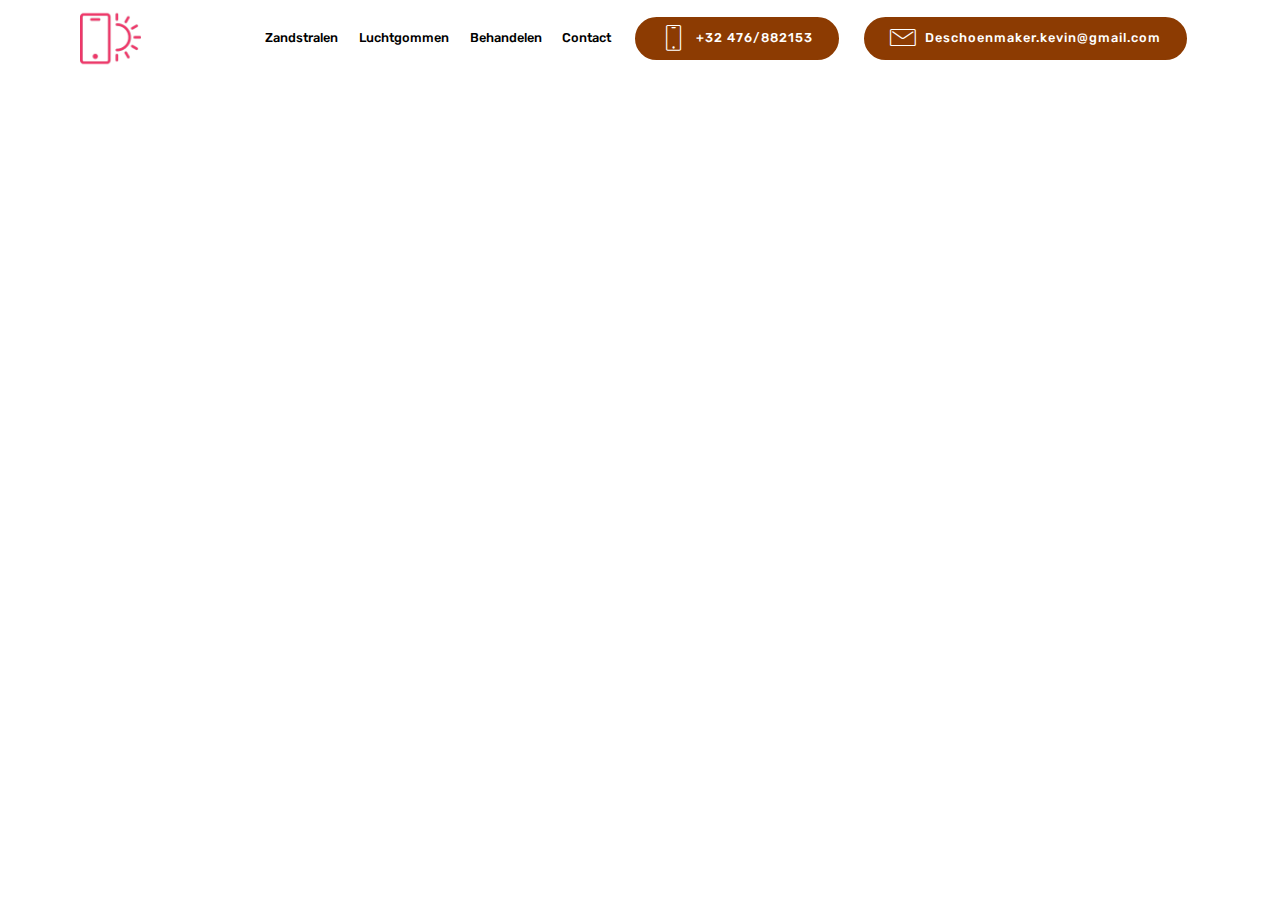
<file: page5.html>
<!DOCTYPE html>
<html  >
<head>
  <!-- Site made with Mobirise Website Builder v4.11.6, https://mobirise.com -->
  <meta charset="UTF-8">
  <meta http-equiv="X-UA-Compatible" content="IE=edge">
  <meta name="generator" content="Mobirise v4.11.6, mobirise.com">
  <meta name="viewport" content="width=device-width, initial-scale=1, minimum-scale=1">
  <link rel="shortcut icon" href="assets/images/logo2.png" type="image/x-icon">
  <meta name="description" content="Web Site Creator Description">
  
  <title>behandelen</title>
  <link rel="stylesheet" href="assets/web/assets/mobirise-icons/mobirise-icons.css">
  <link rel="stylesheet" href="assets/bootstrap/css/bootstrap.min.css">
  <link rel="stylesheet" href="assets/bootstrap/css/bootstrap-grid.min.css">
  <link rel="stylesheet" href="assets/bootstrap/css/bootstrap-reboot.min.css">
  <link rel="stylesheet" href="assets/tether/tether.min.css">
  <link rel="stylesheet" href="assets/dropdown/css/style.css">
  <link rel="stylesheet" href="assets/theme/css/style.css">
  <link rel="preload" as="style" href="assets/mobirise/css/mbr-additional.css"><link rel="stylesheet" href="assets/mobirise/css/mbr-additional.css" type="text/css">
  
  
  
</head>
<body>
  <section class="menu cid-rMotKkrkuf" once="menu" id="menu2-j">

    

    <nav class="navbar navbar-expand beta-menu navbar-dropdown align-items-center navbar-fixed-top navbar-toggleable-sm">
        <button class="navbar-toggler navbar-toggler-right" type="button" data-toggle="collapse" data-target="#navbarSupportedContent" aria-controls="navbarSupportedContent" aria-expanded="false" aria-label="Toggle navigation">
            <div class="hamburger">
                <span></span>
                <span></span>
                <span></span>
                <span></span>
            </div>
        </button>
        <div class="menu-logo">
            <div class="navbar-brand">
                <span class="navbar-logo">
                    <a href="https://mobirise.co">
                        <img src="assets/images/logo2.png" alt="Mobirise" style="height: 3.8rem;">
                    </a>
                </span>
                
            </div>
        </div>
        <div class="collapse navbar-collapse" id="navbarSupportedContent">
            <ul class="navbar-nav nav-dropdown" data-app-modern-menu="true"><li class="nav-item">
                    <a class="nav-link link text-black display-2" href="page2.html">Zandstralen</a>
                </li><li class="nav-item"><a class="nav-link link text-black display-2" href="page4.html">Luchtgommen</a></li><li class="nav-item"><a class="nav-link link text-black display-2" href="page4.html">Behandelen</a></li><li class="nav-item"><a class="nav-link link text-black display-2" href="index.html#footer2-9">Contact</a></li></ul>
            <div class="navbar-buttons mbr-section-btn"><a class="btn btn-sm btn-primary display-2" href="tel:+32476882153">
                    <span class="btn-icon mbri-mobile mbr-iconfont mbr-iconfont-btn">
                    </span>
                    +32 476/882153</a> <a class="btn btn-sm btn-primary display-2" href="mailto:Deschoenmaker.kevin@gmail.com"><span class="mbri-letter mbr-iconfont mbr-iconfont-btn"></span>
                    Deschoenmaker.kevin@gmail.com</a></div>
        </div>
    </nav>
</section>


  <section class="engine"><a href="https://mobirise.info/s">bootstrap theme</a></section><script src="assets/web/assets/jquery/jquery.min.js"></script>
  <script src="assets/popper/popper.min.js"></script>
  <script src="assets/bootstrap/js/bootstrap.min.js"></script>
  <script src="assets/tether/tether.min.js"></script>
  <script src="assets/smoothscroll/smooth-scroll.js"></script>
  <script src="assets/dropdown/js/nav-dropdown.js"></script>
  <script src="assets/dropdown/js/navbar-dropdown.js"></script>
  <script src="assets/touchswipe/jquery.touch-swipe.min.js"></script>
  <script src="assets/theme/js/script.js"></script>
  
  
</body>
</html>
</file>
<file: assets/web/assets/mobirise-icons/mobirise-icons.css>
@font-face {
  font-family: 'MobiriseIcons';
  src:  url('mobirise-icons.eot?spat4u');
  src:  url('mobirise-icons.eot?spat4u#iefix') format('embedded-opentype'),
    url('mobirise-icons.ttf?spat4u') format('truetype'),
    url('mobirise-icons.woff?spat4u') format('woff'),
    url('mobirise-icons.svg?spat4u#MobiriseIcons') format('svg');
  font-weight: normal;
  font-style: normal;
  font-display: swap;
}

[class^="mbri-"], [class*=" mbri-"] {
  /* use !important to prevent issues with browser extensions that change fonts */
  font-family: MobiriseIcons !important;
  speak: none;
  font-style: normal;
  font-weight: normal;
  font-variant: normal;
  text-transform: none;
  line-height: 1;

  /* Better Font Rendering =========== */
  -webkit-font-smoothing: antialiased;
  -moz-osx-font-smoothing: grayscale;
}

.mbri-add-submenu:before {
  content: "\e900";
}
.mbri-alert:before {
  content: "\e901";
}
.mbri-align-center:before {
  content: "\e902";
}
.mbri-align-justify:before {
  content: "\e903";
}
.mbri-align-left:before {
  content: "\e904";
}
.mbri-align-right:before {
  content: "\e905";
}
.mbri-android:before {
  content: "\e906";
}
.mbri-apple:before {
  content: "\e907";
}
.mbri-arrow-down:before {
  content: "\e908";
}
.mbri-arrow-next:before {
  content: "\e909";
}
.mbri-arrow-prev:before {
  content: "\e90a";
}
.mbri-arrow-up:before {
  content: "\e90b";
}
.mbri-bold:before {
  content: "\e90c";
}
.mbri-bookmark:before {
  content: "\e90d";
}
.mbri-bootstrap:before {
  content: "\e90e";
}
.mbri-briefcase:before {
  content: "\e90f";
}
.mbri-browse:before {
  content: "\e910";
}
.mbri-bulleted-list:before {
  content: "\e911";
}
.mbri-calendar:before {
  content: "\e912";
}
.mbri-camera:before {
  content: "\e913";
}
.mbri-cart-add:before {
  content: "\e914";
}
.mbri-cart-full:before {
  content: "\e915";
}
.mbri-cash:before {
  content: "\e916";
}
.mbri-change-style:before {
  content: "\e917";
}
.mbri-chat:before {
  content: "\e918";
}
.mbri-clock:before {
  content: "\e919";
}
.mbri-close:before {
  content: "\e91a";
}
.mbri-cloud:before {
  content: "\e91b";
}
.mbri-code:before {
  content: "\e91c";
}
.mbri-contact-form:before {
  content: "\e91d";
}
.mbri-credit-card:before {
  content: "\e91e";
}
.mbri-cursor-click:before {
  content: "\e91f";
}
.mbri-cust-feedback:before {
  content: "\e920";
}
.mbri-database:before {
  content: "\e921";
}
.mbri-delivery:before {
  content: "\e922";
}
.mbri-desktop:before {
  content: "\e923";
}
.mbri-devices:before {
  content: "\e924";
}
.mbri-down:before {
  content: "\e925";
}
.mbri-download:before {
  content: "\e989";
}
.mbri-drag-n-drop:before {
  content: "\e927";
}
.mbri-drag-n-drop2:before {
  content: "\e928";
}
.mbri-edit:before {
  content: "\e929";
}
.mbri-edit2:before {
  content: "\e92a";
}
.mbri-error:before {
  content: "\e92b";
}
.mbri-extension:before {
  content: "\e92c";
}
.mbri-features:before {
  content: "\e92d";
}
.mbri-file:before {
  content: "\e92e";
}
.mbri-flag:before {
  content: "\e92f";
}
.mbri-folder:before {
  content: "\e930";
}
.mbri-gift:before {
  content: "\e931";
}
.mbri-github:before {
  content: "\e932";
}
.mbri-globe:before {
  content: "\e933";
}
.mbri-globe-2:before {
  content: "\e934";
}
.mbri-growing-chart:before {
  content: "\e935";
}
.mbri-hearth:before {
  content: "\e936";
}
.mbri-help:before {
  content: "\e937";
}
.mbri-home:before {
  content: "\e938";
}
.mbri-hot-cup:before {
  content: "\e939";
}
.mbri-idea:before {
  content: "\e93a";
}
.mbri-image-gallery:before {
  content: "\e93b";
}
.mbri-image-slider:before {
  content: "\e93c";
}
.mbri-info:before {
  content: "\e93d";
}
.mbri-italic:before {
  content: "\e93e";
}
.mbri-key:before {
  content: "\e93f";
}
.mbri-laptop:before {
  content: "\e940";
}
.mbri-layers:before {
  content: "\e941";
}
.mbri-left-right:before {
  content: "\e942";
}
.mbri-left:before {
  content: "\e943";
}
.mbri-letter:before {
  content: "\e944";
}
.mbri-like:before {
  content: "\e945";
}
.mbri-link:before {
  content: "\e946";
}
.mbri-lock:before {
  content: "\e947";
}
.mbri-login:before {
  content: "\e948";
}
.mbri-logout:before {
  content: "\e949";
}
.mbri-magic-stick:before {
  content: "\e94a";
}
.mbri-map-pin:before {
  content: "\e94b";
}
.mbri-menu:before {
  content: "\e94c";
}
.mbri-mobile:before {
  content: "\e94d";
}
.mbri-mobile2:before {
  content: "\e94e";
}
.mbri-mobirise:before {
  content: "\e94f";
}
.mbri-more-horizontal:before {
  content: "\e950";
}
.mbri-more-vertical:before {
  content: "\e951";
}
.mbri-music:before {
  content: "\e952";
}
.mbri-new-file:before {
  content: "\e953";
}
.mbri-numbered-list:before {
  content: "\e954";
}
.mbri-opened-folder:before {
  content: "\e955";
}
.mbri-pages:before {
  content: "\e956";
}
.mbri-paper-plane:before {
  content: "\e957";
}
.mbri-paperclip:before {
  content: "\e958";
}
.mbri-photo:before {
  content: "\e959";
}
.mbri-photos:before {
  content: "\e95a";
}
.mbri-pin:before {
  content: "\e95b";
}
.mbri-play:before {
  content: "\e95c";
}
.mbri-plus:before {
  content: "\e95d";
}
.mbri-preview:before {
  content: "\e95e";
}
.mbri-print:before {
  content: "\e95f";
}
.mbri-protect:before {
  content: "\e960";
}
.mbri-question:before {
  content: "\e961";
}
.mbri-quote-left:before {
  content: "\e962";
}
.mbri-quote-right:before {
  content: "\e963";
}
.mbri-refresh:before {
  content: "\e964";
}
.mbri-responsive:before {
  content: "\e965";
}
.mbri-right:before {
  content: "\e966";
}
.mbri-rocket:before {
  content: "\e967";
}
.mbri-sad-face:before {
  content: "\e968";
}
.mbri-sale:before {
  content: "\e969";
}
.mbri-save:before {
  content: "\e96a";
}
.mbri-search:before {
  content: "\e96b";
}
.mbri-setting:before {
  content: "\e96c";
}
.mbri-setting2:before {
  content: "\e96d";
}
.mbri-setting3:before {
  content: "\e96e";
}
.mbri-share:before {
  content: "\e96f";
}
.mbri-shopping-bag:before {
  content: "\e970";
}
.mbri-shopping-basket:before {
  content: "\e971";
}
.mbri-shopping-cart:before {
  content: "\e972";
}
.mbri-sites:before {
  content: "\e973";
}
.mbri-smile-face:before {
  content: "\e974";
}
.mbri-speed:before {
  content: "\e975";
}
.mbri-star:before {
  content: "\e976";
}
.mbri-success:before {
  content: "\e977";
}
.mbri-sun:before {
  content: "\e978";
}
.mbri-sun2:before {
  content: "\e979";
}
.mbri-tablet:before {
  content: "\e97a";
}
.mbri-tablet-vertical:before {
  content: "\e97b";
}
.mbri-target:before {
  content: "\e97c";
}
.mbri-timer:before {
  content: "\e97d";
}
.mbri-to-ftp:before {
  content: "\e97e";
}
.mbri-to-local-drive:before {
  content: "\e97f";
}
.mbri-touch-swipe:before {
  content: "\e980";
}
.mbri-touch:before {
  content: "\e981";
}
.mbri-trash:before {
  content: "\e982";
}
.mbri-underline:before {
  content: "\e983";
}
.mbri-unlink:before {
  content: "\e984";
}
.mbri-unlock:before {
  content: "\e985";
}
.mbri-up-down:before {
  content: "\e986";
}
.mbri-up:before {
  content: "\e987";
}
.mbri-update:before {
  content: "\e988";
}
.mbri-upload:before {
 content: "\e926"; 
}
.mbri-user:before {
  content: "\e98a";
}
.mbri-user2:before {
  content: "\e98b";
}
.mbri-users:before {
  content: "\e98c";
}
.mbri-video:before {
  content: "\e98d";
}
.mbri-video-play:before {
  content: "\e98e";
}
.mbri-watch:before {
  content: "\e98f";
}
.mbri-website-theme:before {
  content: "\e990";
}
.mbri-wifi:before {
  content: "\e991";
}
.mbri-windows:before {
  content: "\e992";
}
.mbri-zoom-out:before {
  content: "\e993";
}
.mbri-redo:before {
  content: "\e994";
}
.mbri-undo:before {
  content: "\e995";
}
</file>
<file: assets/socicon/css/styles.css>
@charset "UTF-8";

@font-face {
  font-family: "socicon";
  src:url("../fonts/socicon.eot");
  src:url("../fonts/socicon.eot?#iefix") format("embedded-opentype"),
    url("../fonts/socicon.woff") format("woff"),
    url("../fonts/socicon.ttf") format("truetype"),
    url("../fonts/socicon.svg#socicon") format("svg");
  font-weight: normal;
  font-style: normal;
  font-display:swap;
}

[data-icon]:before {
  font-family: "socicon" !important;
  content: attr(data-icon);
  font-style: normal !important;
  font-weight: normal !important;
  font-variant: normal !important;
  text-transform: none !important;
  speak: none;
  line-height: 1;
  -webkit-font-smoothing: antialiased;
  -moz-osx-font-smoothing: grayscale;
}

[class^="socicon-"]:before,
[class*=" socicon-"]:before {
  font-family: "socicon" !important;
  font-style: normal !important;
  font-weight: normal !important;
  font-variant: normal !important;
  text-transform: none !important;
  speak: none;
  line-height: 1;
  -webkit-font-smoothing: antialiased;
  -moz-osx-font-smoothing: grayscale;
}

.socicon-modelmayhem:before {
  content: "\e000";
}
.socicon-mixcloud:before {
  content: "\e001";
}
.socicon-drupal:before {
  content: "\e002";
}
.socicon-swarm:before {
  content: "\e003";
}
.socicon-istock:before {
  content: "\e004";
}
.socicon-yammer:before {
  content: "\e005";
}
.socicon-ello:before {
  content: "\e006";
}
.socicon-stackoverflow:before {
  content: "\e007";
}
.socicon-persona:before {
  content: "\e008";
}
.socicon-triplej:before {
  content: "\e009";
}
.socicon-houzz:before {
  content: "\e00a";
}
.socicon-rss:before {
  content: "\e00b";
}
.socicon-paypal:before {
  content: "\e00c";
}
.socicon-odnoklassniki:before {
  content: "\e00d";
}
.socicon-airbnb:before {
  content: "\e00e";
}
.socicon-periscope:before {
  content: "\e00f";
}
.socicon-outlook:before {
  content: "\e010";
}
.socicon-coderwall:before {
  content: "\e011";
}
.socicon-tripadvisor:before {
  content: "\e012";
}
.socicon-appnet:before {
  content: "\e013";
}
.socicon-goodreads:before {
  content: "\e014";
}
.socicon-tripit:before {
  content: "\e015";
}
.socicon-lanyrd:before {
  content: "\e016";
}
.socicon-slideshare:before {
  content: "\e017";
}
.socicon-buffer:before {
  content: "\e018";
}
.socicon-disqus:before {
  content: "\e019";
}
.socicon-vkontakte:before {
  content: "\e01a";
}
.socicon-whatsapp:before {
  content: "\e01b";
}
.socicon-patreon:before {
  content: "\e01c";
}
.socicon-storehouse:before {
  content: "\e01d";
}
.socicon-pocket:before {
  content: "\e01e";
}
.socicon-mail:before {
  content: "\e01f";
}
.socicon-blogger:before {
  content: "\e020";
}
.socicon-technorati:before {
  content: "\e021";
}
.socicon-reddit:before {
  content: "\e022";
}
.socicon-dribbble:before {
  content: "\e023";
}
.socicon-stumbleupon:before {
  content: "\e024";
}
.socicon-digg:before {
  content: "\e025";
}
.socicon-envato:before {
  content: "\e026";
}
.socicon-behance:before {
  content: "\e027";
}
.socicon-delicious:before {
  content: "\e028";
}
.socicon-deviantart:before {
  content: "\e029";
}
.socicon-forrst:before {
  content: "\e02a";
}
.socicon-play:before {
  content: "\e02b";
}
.socicon-zerply:before {
  content: "\e02c";
}
.socicon-wikipedia:before {
  content: "\e02d";
}
.socicon-apple:before {
  content: "\e02e";
}
.socicon-flattr:before {
  content: "\e02f";
}
.socicon-github:before {
  content: "\e030";
}
.socicon-renren:before {
  content: "\e031";
}
.socicon-friendfeed:before {
  content: "\e032";
}
.socicon-newsvine:before {
  content: "\e033";
}
.socicon-identica:before {
  content: "\e034";
}
.socicon-bebo:before {
  content: "\e035";
}
.socicon-zynga:before {
  content: "\e036";
}
.socicon-steam:before {
  content: "\e037";
}
.socicon-xbox:before {
  content: "\e038";
}
.socicon-windows:before {
  content: "\e039";
}
.socicon-qq:before {
  content: "\e03a";
}
.socicon-douban:before {
  content: "\e03b";
}
.socicon-meetup:before {
  content: "\e03c";
}
.socicon-playstation:before {
  content: "\e03d";
}
.socicon-android:before {
  content: "\e03e";
}
.socicon-snapchat:before {
  content: "\e03f";
}
.socicon-twitter:before {
  content: "\e040";
}
.socicon-facebook:before {
  content: "\e041";
}
.socicon-googleplus:before {
  content: "\e042";
}
.socicon-pinterest:before {
  content: "\e043";
}
.socicon-foursquare:before {
  content: "\e044";
}
.socicon-yahoo:before {
  content: "\e045";
}
.socicon-skype:before {
  content: "\e046";
}
.socicon-yelp:before {
  content: "\e047";
}
.socicon-feedburner:before {
  content: "\e048";
}
.socicon-linkedin:before {
  content: "\e049";
}
.socicon-viadeo:before {
  content: "\e04a";
}
.socicon-xing:before {
  content: "\e04b";
}
.socicon-myspace:before {
  content: "\e04c";
}
.socicon-soundcloud:before {
  content: "\e04d";
}
.socicon-spotify:before {
  content: "\e04e";
}
.socicon-grooveshark:before {
  content: "\e04f";
}
.socicon-lastfm:before {
  content: "\e050";
}
.socicon-youtube:before {
  content: "\e051";
}
.socicon-vimeo:before {
  content: "\e052";
}
.socicon-dailymotion:before {
  content: "\e053";
}
.socicon-vine:before {
  content: "\e054";
}
.socicon-flickr:before {
  content: "\e055";
}
.socicon-500px:before {
  content: "\e056";
}
.socicon-wordpress:before {
  content: "\e058";
}
.socicon-tumblr:before {
  content: "\e059";
}
.socicon-twitch:before {
  content: "\e05a";
}
.socicon-8tracks:before {
  content: "\e05b";
}
.socicon-amazon:before {
  content: "\e05c";
}
.socicon-icq:before {
  content: "\e05d";
}
.socicon-smugmug:before {
  content: "\e05e";
}
.socicon-ravelry:before {
  content: "\e05f";
}
.socicon-weibo:before {
  content: "\e060";
}
.socicon-baidu:before {
  content: "\e061";
}
.socicon-angellist:before {
  content: "\e062";
}
.socicon-ebay:before {
  content: "\e063";
}
.socicon-imdb:before {
  content: "\e064";
}
.socicon-stayfriends:before {
  content: "\e065";
}
.socicon-residentadvisor:before {
  content: "\e066";
}
.socicon-google:before {
  content: "\e067";
}
.socicon-yandex:before {
  content: "\e068";
}
.socicon-sharethis:before {
  content: "\e069";
}
.socicon-bandcamp:before {
  content: "\e06a";
}
.socicon-itunes:before {
  content: "\e06b";
}
.socicon-deezer:before {
  content: "\e06c";
}
.socicon-telegram:before {
  content: "\e06e";
}
.socicon-openid:before {
  content: "\e06f";
}
.socicon-amplement:before {
  content: "\e070";
}
.socicon-viber:before {
  content: "\e071";
}
.socicon-zomato:before {
  content: "\e072";
}
.socicon-draugiem:before {
  content: "\e074";
}
.socicon-endomodo:before {
  content: "\e075";
}
.socicon-filmweb:before {
  content: "\e076";
}
.socicon-stackexchange:before {
  content: "\e077";
}
.socicon-wykop:before {
  content: "\e078";
}
.socicon-teamspeak:before {
  content: "\e079";
}
.socicon-teamviewer:before {
  content: "\e07a";
}
.socicon-ventrilo:before {
  content: "\e07b";
}
.socicon-younow:before {
  content: "\e07c";
}
.socicon-raidcall:before {
  content: "\e07d";
}
.socicon-mumble:before {
  content: "\e07e";
}
.socicon-medium:before {
  content: "\e06d";
}
.socicon-bebee:before {
  content: "\e07f";
}
.socicon-hitbox:before {
  content: "\e080";
}
.socicon-reverbnation:before {
  content: "\e081";
}
.socicon-formulr:before {
  content: "\e082";
}
.socicon-instagram:before {
  content: "\e057";
}
.socicon-battlenet:before {
  content: "\e083";
}
.socicon-chrome:before {
  content: "\e084";
}
.socicon-discord:before {
  content: "\e086";
}
.socicon-issuu:before {
  content: "\e087";
}
.socicon-macos:before {
  content: "\e088";
}
.socicon-firefox:before {
  content: "\e089";
}
.socicon-opera:before {
  content: "\e08d";
}
.socicon-keybase:before {
  content: "\e090";
}
.socicon-alliance:before {
  content: "\e091";
}
.socicon-livejournal:before {
  content: "\e092";
}
.socicon-googlephotos:before {
  content: "\e093";
}
.socicon-horde:before {
  content: "\e094";
}
.socicon-etsy:before {
  content: "\e095";
}
.socicon-zapier:before {
  content: "\e096";
}
.socicon-google-scholar:before {
  content: "\e097";
}
.socicon-researchgate:before {
  content: "\e098";
}
.socicon-wechat:before {
  content: "\e099";
}
.socicon-strava:before {
  content: "\e09a";
}
.socicon-line:before {
  content: "\e09b";
}
.socicon-lyft:before {
  content: "\e09c";
}
.socicon-uber:before {
  content: "\e09d";
}
.socicon-songkick:before {
  content: "\e09e";
}
.socicon-viewbug:before {
  content: "\e09f";
}
.socicon-googlegroups:before {
  content: "\e0a0";
}
.socicon-quora:before {
  content: "\e073";
}
.socicon-diablo:before {
  content: "\e085";
}
.socicon-blizzard:before {
  content: "\e0a1";
}
.socicon-hearthstone:before {
  content: "\e08b";
}
.socicon-heroes:before {
  content: "\e08a";
}
.socicon-overwatch:before {
  content: "\e08c";
}
.socicon-warcraft:before {
  content: "\e08e";
}
.socicon-starcraft:before {
  content: "\e08f";
}
.socicon-beam:before {
  content: "\e0a2";
}
.socicon-curse:before {
  content: "\e0a3";
}
.socicon-player:before {
  content: "\e0a4";
}
.socicon-streamjar:before {
  content: "\e0a5";
}
.socicon-nintendo:before {
  content: "\e0a6";
}
.socicon-hellocoton:before {
  content: "\e0a7";
}
</file>
<file: assets/dropdown/css/style.css>
.navbar-dropdown {
  left: 0;
  padding: 0;
  position: absolute;
  right: 0;
  top: 0;
  transition: all 0.45s ease;
  z-index: 1030;
  background: #282828; }
  .navbar-dropdown .navbar-logo {
    margin-right: 0.8rem;
    transition: margin 0.3s ease-in-out;
    vertical-align: middle; }
    .navbar-dropdown .navbar-logo img {
      height: 3.125rem;
      transition: all 0.3s ease-in-out; }
    .navbar-dropdown .navbar-logo.mbr-iconfont {
      font-size: 3.125rem;
      line-height: 3.125rem; }
  .navbar-dropdown .navbar-caption {
    font-weight: 700;
    white-space: normal;
    vertical-align: -4px;
    line-height: 3.125rem !important; }
    .navbar-dropdown .navbar-caption, .navbar-dropdown .navbar-caption:hover {
      color: inherit;
      text-decoration: none; }
  .navbar-dropdown .mbr-iconfont + .navbar-caption {
    vertical-align: -1px; }
  .navbar-dropdown.navbar-fixed-top {
    position: fixed; }
  .navbar-dropdown .navbar-brand span {
    vertical-align: -4px; }
  .navbar-dropdown.bg-color.transparent {
    background: none; }
  .navbar-dropdown.navbar-short .navbar-brand {
    padding: 0.625rem 0; }
    .navbar-dropdown.navbar-short .navbar-brand span {
      vertical-align: -1px; }
  .navbar-dropdown.navbar-short .navbar-caption {
    line-height: 2.375rem !important;
    vertical-align: -2px; }
  .navbar-dropdown.navbar-short .navbar-logo {
    margin-right: 0.5rem; }
    .navbar-dropdown.navbar-short .navbar-logo img {
      height: 2.375rem; }
    .navbar-dropdown.navbar-short .navbar-logo.mbr-iconfont {
      font-size: 2.375rem;
      line-height: 2.375rem; }
  .navbar-dropdown.navbar-short .mbr-table-cell {
    height: 3.625rem; }
  .navbar-dropdown .navbar-close {
    left: 0.6875rem;
    position: fixed;
    top: 0.75rem;
    z-index: 1000; }
  .navbar-dropdown .hamburger-icon {
    content: "";
    display: inline-block;
    vertical-align: middle;
    width: 16px;
    -webkit-box-shadow: 0 -6px 0 1px #282828,0 0 0 1px #282828,0 6px 0 1px #282828;
    -moz-box-shadow: 0 -6px 0 1px #282828,0 0 0 1px #282828,0 6px 0 1px #282828;
    box-shadow: 0 -6px 0 1px #282828,0 0 0 1px #282828,0 6px 0 1px #282828; }

.dropdown-menu .dropdown-toggle[data-toggle="dropdown-submenu"]::after {
  border-bottom: 0.35em solid transparent;
  border-left: 0.35em solid;
  border-right: 0;
  border-top: 0.35em solid transparent;
  margin-left: 0.3rem; }

.dropdown-menu .dropdown-item:focus {
  outline: 0; }

.nav-dropdown {
  font-size: 0.75rem;
  font-weight: 500;
  height: auto !important; }
  .nav-dropdown .nav-btn {
    padding-left: 1rem; }
  .nav-dropdown .link {
    margin: .667em 1.667em;
    font-weight: 500;
    padding: 0;
    transition: color .2s ease-in-out; }
    .nav-dropdown .link.dropdown-toggle {
      margin-right: 2.583em; }
      .nav-dropdown .link.dropdown-toggle::after {
        margin-left: .25rem;
        border-top: 0.35em solid;
        border-right: 0.35em solid transparent;
        border-left: 0.35em solid transparent;
        border-bottom: 0; }
      .nav-dropdown .link.dropdown-toggle[aria-expanded="true"] {
        margin: 0;
        padding: 0.667em 3.263em  0.667em 1.667em; }
  .nav-dropdown .link::after,
  .nav-dropdown .dropdown-item::after {
    color: inherit; }
  .nav-dropdown .btn {
    font-size: 0.75rem;
    font-weight: 700;
    letter-spacing: 0;
    margin-bottom: 0;
    padding-left: 1.25rem;
    padding-right: 1.25rem; }
  .nav-dropdown .dropdown-menu {
    border-radius: 0;
    border: 0;
    left: 0;
    margin: 0;
    padding-bottom: 1.25rem;
    padding-top: 1.25rem;
    position: relative; }
  .nav-dropdown .dropdown-submenu {
    margin-left: 0.125rem;
    top: 0; }
  .nav-dropdown .dropdown-item {
    font-weight: 500;
    line-height: 2;
    padding: 0.3846em 4.615em 0.3846em 1.5385em;
    position: relative;
    transition: color .2s ease-in-out, background-color .2s ease-in-out; }
    .nav-dropdown .dropdown-item::after {
      margin-top: -0.3077em;
      position: absolute;
      right: 1.1538em;
      top: 50%; }
    .nav-dropdown .dropdown-item:focus, .nav-dropdown .dropdown-item:hover {
      background: none; }

@media (max-width: 767px) {
  .nav-dropdown.navbar-toggleable-sm {
    bottom: 0;
    display: none;
    left: 0;
    overflow-x: hidden;
    position: fixed;
    top: 0;
    transform: translateX(-100%);
    -ms-transform: translateX(-100%);
    -webkit-transform: translateX(-100%);
    width: 18.75rem;
    z-index: 999; } }
.nav-dropdown.navbar-toggleable-xl {
  bottom: 0;
  display: none;
  left: 0;
  overflow-x: hidden;
  position: fixed;
  top: 0;
  transform: translateX(-100%);
  -ms-transform: translateX(-100%);
  -webkit-transform: translateX(-100%);
  width: 18.75rem;
  z-index: 999; }

.nav-dropdown-sm {
  display: block !important;
  overflow-x: hidden;
  overflow: auto;
  padding-top: 3.875rem; }
  .nav-dropdown-sm::after {
    content: "";
    display: block;
    height: 3rem;
    width: 100%; }
  .nav-dropdown-sm.collapse.in ~ .navbar-close {
    display: block !important; }
  .nav-dropdown-sm.collapsing, .nav-dropdown-sm.collapse.in {
    transform: translateX(0);
    -ms-transform: translateX(0);
    -webkit-transform: translateX(0);
    transition: all 0.25s ease-out;
    -webkit-transition: all 0.25s ease-out;
    background: #282828; }
  .nav-dropdown-sm.collapsing[aria-expanded="false"] {
    transform: translateX(-100%);
    -ms-transform: translateX(-100%);
    -webkit-transform: translateX(-100%); }
  .nav-dropdown-sm .nav-item {
    display: block;
    margin-left: 0 !important;
    padding-left: 0; }
  .nav-dropdown-sm .link,
  .nav-dropdown-sm .dropdown-item {
    border-top: 1px dotted rgba(255, 255, 255, 0.1);
    font-size: 0.8125rem;
    line-height: 1.6;
    margin: 0 !important;
    padding: 0.875rem 2.4rem 0.875rem 1.5625rem !important;
    position: relative;
    white-space: normal; }
    .nav-dropdown-sm .link:focus, .nav-dropdown-sm .link:hover,
    .nav-dropdown-sm .dropdown-item:focus,
    .nav-dropdown-sm .dropdown-item:hover {
      background: rgba(0, 0, 0, 0.2) !important;
      color: #c0a375; }
  .nav-dropdown-sm .nav-btn {
    position: relative;
    padding: 1.5625rem 1.5625rem 0 1.5625rem; }
    .nav-dropdown-sm .nav-btn::before {
      border-top: 1px dotted rgba(255, 255, 255, 0.1);
      content: "";
      left: 0;
      position: absolute;
      top: 0;
      width: 100%; }
    .nav-dropdown-sm .nav-btn + .nav-btn {
      padding-top: 0.625rem; }
      .nav-dropdown-sm .nav-btn + .nav-btn::before {
        display: none; }
  .nav-dropdown-sm .btn {
    padding: 0.625rem 0; }
  .nav-dropdown-sm .dropdown-toggle[data-toggle="dropdown-submenu"]::after {
    margin-left: .25rem;
    border-top: 0.35em solid;
    border-right: 0.35em solid transparent;
    border-left: 0.35em solid transparent;
    border-bottom: 0; }
  .nav-dropdown-sm .dropdown-toggle[data-toggle="dropdown-submenu"][aria-expanded="true"]::after {
    border-top: 0;
    border-right: 0.35em solid transparent;
    border-left: 0.35em solid transparent;
    border-bottom: 0.35em solid; }
  .nav-dropdown-sm .dropdown-menu {
    margin: 0;
    padding: 0;
    position: relative;
    top: 0;
    left: 0;
    width: 100%;
    border: 0;
    float: none;
    border-radius: 0;
    background: none; }
  .nav-dropdown-sm .dropdown-submenu {
    left: 100%;
    margin-left: 0.125rem;
    margin-top: -1.25rem;
    top: 0; }

.navbar-toggleable-sm .nav-dropdown .dropdown-menu {
  position: absolute; }

.navbar-toggleable-sm .nav-dropdown .dropdown-submenu {
  left: 100%;
  margin-left: 0.125rem;
  margin-top: -1.25rem;
  top: 0; }

.navbar-toggleable-sm.opened .nav-dropdown .dropdown-menu {
  position: relative; }

.navbar-toggleable-sm.opened .nav-dropdown .dropdown-submenu {
  left: 0;
  margin-left: 00rem;
  margin-top: 0rem;
  top: 0; }

.is-builder .nav-dropdown.collapsing {
  transition: none !important; }

/*# sourceMappingURL=style.css.map */
</file>
<file: assets/theme/css/style.css>
/*!
 * Mobirise v4 theme (https://mobirise.com/)
 * Copyright 2017 Mobirise
 */
section {
  background-color: #eeeeee; }

body {
  font-style: normal;
  line-height: 1.5; }

section,
.container,
.container-fluid {
  position: relative;
  word-wrap: break-word; }

a.mbr-iconfont:hover {
  text-decoration: none; }

.article .lead p,
.article .lead ul,
.article .lead ol,
.article .lead pre,
.article .lead blockquote {
  margin-bottom: 0; }

ul,
ol,
pre,
blockquote {
  margin-bottom: 2.3125rem; }

pre {
  background: #f4f4f4;
  padding: 10px 24px;
  white-space: pre-wrap; }

.inactive {
  -webkit-user-select: none;
  -moz-user-select: none;
  -ms-user-select: none;
  user-select: none;
  pointer-events: none;
  -webkit-user-drag: none;
  user-drag: none; }

.mbr-section__comments .row {
  justify-content: center;
  -webkit-justify-content: center; }

a {
  font-style: normal;
  font-weight: 400;
  cursor: pointer; }
  a, a:hover {
    text-decoration: none; }

figure {
  margin-bottom: 0; }

body {
  color: #232323; }

h1,
h2,
h3,
h4,
h5,
h6,
.h1,
.h2,
.h3,
.h4,
.h5,
.h6,
.display-1,
.display-2,
.display-3,
.display-4 {
  line-height: 1;
  word-break: break-word;
  word-wrap: break-word; }

.mbr-section-title {
  font-style: normal;
  line-height: 1.2; }

.mbr-section-subtitle {
  line-height: 1.3; }

.mbr-text {
  font-style: normal;
  line-height: 1.6; }

b,
strong {
  font-weight: bold; }

blockquote {
  padding: 10px 0 10px 20px;
  position: relative;
  border-left: 2px solid;
  border-color: #ff3366; }

input:-webkit-autofill, input:-webkit-autofill:hover, input:-webkit-autofill:focus, input:-webkit-autofill:active {
  transition-delay: 9999s;
  transition-property: background-color, color; }

textarea[type='hidden'] {
  display: none; }

body {
  position: relative; }

section {
  background-position: 50% 50%;
  background-repeat: no-repeat;
  background-size: cover; }
  section .mbr-background-video,
  section .mbr-background-video-preview {
    position: absolute;
    bottom: 0;
    left: 0;
    right: 0;
    top: 0; }

.hidden {
  visibility: hidden; }

.mbr-z-index20 {
  z-index: 20; }

/*! Base colors */
.mbr-white {
  color: #ffffff; }

.mbr-black {
  color: #000000; }

.mbr-bg-white {
  background-color: #ffffff; }

.mbr-bg-black {
  background-color: #000000; }

/*! Text-aligns */
.align-left {
  text-align: left; }

.align-center {
  text-align: center; }

.align-right {
  text-align: right; }

@media (max-width: 767px) {
  .align-left,
  .align-center,
  .align-right,
  .mbr-section-btn,
  .mbr-section-title {
    text-align: center; } }
/*! Font-weight  */
.mbr-light {
  font-weight: 300; }

.mbr-regular {
  font-weight: 400; }

.mbr-semibold {
  font-weight: 500; }

.mbr-bold {
  font-weight: 700; }

/*! Media  */
.media-size-item {
  -webkit-flex: 1 1 auto;
  -moz-flex: 1 1 auto;
  -ms-flex: 1 1 auto;
  -o-flex: 1 1 auto;
  flex: 1 1 auto; }

.media-content {
  -webkit-flex-basis: 100%;
  flex-basis: 100%; }

.media-container-row {
  display: -ms-flexbox;
  display: -webkit-flex;
  display: flex;
  -webkit-flex-direction: row;
  -ms-flex-direction: row;
  flex-direction: row;
  -webkit-flex-wrap: wrap;
  -ms-flex-wrap: wrap;
  flex-wrap: wrap;
  -webkit-justify-content: center;
  -ms-flex-pack: center;
  justify-content: center;
  -webkit-align-content: center;
  -ms-flex-line-pack: center;
  align-content: center;
  -webkit-align-items: start;
  -ms-flex-align: start;
  align-items: start; }
  .media-container-row .media-size-item {
    width: 400px; }

.media-container-column {
  display: -ms-flexbox;
  display: -webkit-flex;
  display: flex;
  -webkit-flex-direction: column;
  -ms-flex-direction: column;
  flex-direction: column;
  -webkit-flex-wrap: wrap;
  -ms-flex-wrap: wrap;
  flex-wrap: wrap;
  -webkit-justify-content: center;
  -ms-flex-pack: center;
  justify-content: center;
  -webkit-align-content: center;
  -ms-flex-line-pack: center;
  align-content: center;
  -webkit-align-items: stretch;
  -ms-flex-align: stretch;
  align-items: stretch; }
  .media-container-column > * {
    width: 100%; }

@media (min-width: 992px) {
  .media-container-row {
    -webkit-flex-wrap: nowrap;
    -ms-flex-wrap: nowrap;
    flex-wrap: nowrap; } }
figure {
  overflow: hidden; }

figure[mbr-media-size] {
  transition: width 0.1s; }

.mbr-figure img,
.mbr-figure iframe {
  display: block;
  width: 100%; }

.card {
  background-color: transparent;
  border: none; }

.card-box {
  width: 100%; }

.card-img {
  text-align: center;
  flex-shrink: 0;
  -webkit-flex-shrink: 0; }

.media {
  max-width: 100%;
  margin: 0 auto; }

.mbr-figure {
  -ms-flex-item-align: center;
  -ms-grid-row-align: center;
  -webkit-align-self: center;
  align-self: center; }

.media-container > div {
  max-width: 100%; }

.mbr-figure img,
.card-img img {
  width: 100%; }

@media (max-width: 991px) {
  .media-size-item {
    width: auto !important; }

  .media {
    width: auto; }

  .mbr-figure {
    width: 100% !important; } }
/*! Buttons */
.btn {
  font-weight: 500;
  border-width: 2px;
  font-style: normal;
  letter-spacing: 1px;
  margin: .4rem .8rem;
  white-space: normal;
  -webkit-transition: all .3s ease-in-out;
  -moz-transition: all .3s ease-in-out;
  transition: all .3s ease-in-out;
  display: inline-flex;
  align-items: center;
  justify-content: center;
  word-break: break-word;
  -webkit-align-items: center;
  -webkit-justify-content: center;
  display: -webkit-inline-flex; }

.btn-sm {
  font-weight: 500;
  letter-spacing: 1px;
  -webkit-transition: all .3s ease-in-out;
  -moz-transition: all .3s ease-in-out;
  transition: all .3s ease-in-out; }

.btn-md {
  font-weight: 500;
  letter-spacing: 1px;
  margin: .4rem .8rem !important;
  -webkit-transition: all .3s ease-in-out;
  -moz-transition: all .3s ease-in-out;
  transition: all .3s ease-in-out; }

.btn-lg {
  font-weight: 500;
  letter-spacing: 1px;
  margin: .4rem .8rem !important;
  -webkit-transition: all .3s ease-in-out;
  -moz-transition: all .3s ease-in-out;
  transition: all .3s ease-in-out; }

.mbr-section-btn {
  margin-left: -0.25rem;
  margin-right: -0.25rem;
  font-size: 0; }

nav .mbr-section-btn {
  margin-left: 0rem;
  margin-right: 0rem; }

.btn-form {
  border-radius: 0; }
  .btn-form:hover {
    cursor: pointer; }

/*! Btn icon margin */
.btn .mbr-iconfont,
.btn.btn-sm .mbr-iconfont {
  cursor: pointer;
  margin-right: 0.5rem; }

.btn.btn-md .mbr-iconfont,
.btn.btn-md .mbr-iconfont {
  margin-right: 0.8rem; }

.mbr-regular {
  font-weight: 400; }

.mbr-semibold {
  font-weight: 500; }

.mbr-bold {
  font-weight: 700; }

[type='submit'] {
  -webkit-appearance: none; }

/*! Full-screen */
.mbr-fullscreen .mbr-overlay {
  min-height: 100vh; }

.mbr-fullscreen {
  display: flex;
  display: -webkit-flex;
  display: -moz-flex;
  display: -ms-flex;
  display: -o-flex;
  align-items: center;
  -webkit-align-items: center;
  min-height: 100vh;
  padding-top: 3rem;
  padding-bottom: 3rem; }

/*! Map */
.map {
  height: 25rem;
  position: relative; }
  .map iframe {
    width: 100%;
    height: 100%; }

.mbr-overlay {
  background-color: #000;
  bottom: 0;
  left: 0;
  opacity: .5;
  position: absolute;
  right: 0;
  top: 0;
  z-index: 0;
  pointer-events: none; }

/* Form */
blockquote {
  font-style: italic;
  padding: 10px 0 10px 20px;
  font-size: 1.09rem;
  position: relative;
  border-width: 3px; }

.form-control {
  background-color: #f5f5f5;
  box-shadow: none;
  color: #565656;
  line-height: 1.43;
  min-height: 3.5em;
  padding: 1.07em .5em; }
  .form-control, .form-control:focus {
    border: 1px solid #e8e8e8; }
  .form-active .form-control:invalid {
    border-color: red; }

.form-control-label {
  position: relative;
  cursor: pointer;
  margin-bottom: .357em;
  padding: 0; }

.alert {
  color: #ffffff;
  border-radius: 0;
  border: 0;
  font-size: .875rem;
  line-height: 1.5;
  margin-bottom: 1.875rem;
  padding: 1.25rem;
  position: relative; }
  .alert.alert-form::after {
    background-color: inherit;
    bottom: -7px;
    content: "";
    display: block;
    height: 14px;
    left: 50%;
    margin-left: -7px;
    position: absolute;
    transform: rotate(45deg);
    width: 14px;
    -webkit-transform: rotate(45deg); }

.form-asterisk {
  font-family: initial;
  position: absolute;
  top: -2px;
  font-weight: normal; }

/*! Scroll to top arrow */
#scrollToTop a i:before {
  content: '';
  position: absolute;
  height: 40%;
  top: 25%;
  background: #fff;
  width: 2px;
  left: calc(50% - 1px); }
#scrollToTop a i:after {
  content: '';
  position: absolute;
  display: block;
  border-top: 2px solid #fff;
  border-right: 2px solid #fff;
  width: 40%;
  height: 40%;
  left: 30%;
  bottom: 30%;
  transform: rotate(135deg);
  -webkit-transform: rotate(135deg); }

.mbr-arrow-up {
  bottom: 25px;
  right: 90px;
  position: fixed;
  text-align: right;
  z-index: 5000;
  color: #ffffff;
  font-size: 32px;
  transform: rotate(180deg);
  -webkit-transform: rotate(180deg); }

.mbr-arrow-up a {
  background: rgba(0, 0, 0, 0.2);
  border-radius: 3px;
  color: #fff;
  display: inline-block;
  height: 60px;
  width: 60px;
  outline-style: none !important;
  position: relative;
  text-decoration: none;
  transition: all 0.3s ease-in-out;
  cursor: pointer;
  text-align: center; }
  .mbr-arrow-up a:hover {
    background-color: rgba(0, 0, 0, 0.4); }
  .mbr-arrow-up a i {
    line-height: 60px; }

.mbr-arrow-up-icon {
  display: block;
  color: #fff; }

.mbr-arrow-up-icon::before {
  content: '\203a';
  display: inline-block;
  font-family: serif;
  font-size: 32px;
  line-height: 1;
  font-style: normal;
  position: relative;
  top: 6px;
  left: -4px;
  -webkit-transform: rotate(-90deg);
  transform: rotate(-90deg); }

/*! Arrow Down */
.mbr-arrow {
  position: absolute;
  bottom: 45px;
  left: 50%;
  width: 60px;
  height: 60px;
  cursor: pointer;
  background-color: rgba(80, 80, 80, 0.5);
  border-radius: 50%;
  -webkit-transform: translateX(-50%);
  transform: translateX(-50%); }
  .mbr-arrow > a {
    display: inline-block;
    text-decoration: none;
    outline-style: none;
    -webkit-animation: arrowdown 1.7s ease-in-out infinite;
    animation: arrowdown 1.7s ease-in-out infinite; }
    .mbr-arrow > a > i {
      position: absolute;
      top: -2px;
      left: 15px;
      font-size: 2rem; }

@keyframes arrowdown {
  0% {
    transform: translateY(0px);
    -webkit-transform: translateY(0px); }
  50% {
    transform: translateY(-5px);
    -webkit-transform: translateY(-5px); }
  100% {
    transform: translateY(0px);
    -webkit-transform: translateY(0px); } }
@-webkit-keyframes arrowdown {
  0% {
    transform: translateY(0px);
    -webkit-transform: translateY(0px); }
  50% {
    transform: translateY(-5px);
    -webkit-transform: translateY(-5px); }
  100% {
    transform: translateY(0px);
    -webkit-transform: translateY(0px); } }
@media (max-width: 500px) {
  .mbr-arrow-up {
    left: 50%;
    right: auto;
    transform: translateX(-50%) rotate(180deg);
    -webkit-transform: translateX(-50%) rotate(180deg); } }
/*Gradients animation*/
@keyframes gradient-animation {
  from {
    background-position: 0% 100%;
    animation-timing-function: ease-in-out; }
  to {
    background-position: 100% 0%;
    animation-timing-function: ease-in-out; } }
@-webkit-keyframes gradient-animation {
  from {
    background-position: 0% 100%;
    animation-timing-function: ease-in-out; }
  to {
    background-position: 100% 0%;
    animation-timing-function: ease-in-out; } }
.bg-gradient {
  background-size: 200% 200%;
  animation: gradient-animation 5s infinite alternate;
  -webkit-animation: gradient-animation 5s infinite alternate; }

.menu .navbar-brand {
  display: -webkit-flex; }
  .menu .navbar-brand span {
    display: flex;
    display: -webkit-flex; }
  .menu .navbar-brand .navbar-caption-wrap {
    display: -webkit-flex; }
  .menu .navbar-brand .navbar-logo img {
    display: -webkit-flex; }
@media (min-width: 768px) and (max-width: 1023px) {
  .menu .navbar-toggleable-sm .navbar-nav {
    display: -webkit-box;
    display: -webkit-flex;
    display: -ms-flexbox; } }
@media (max-width: 1023px) {
  .menu .navbar-collapse {
    max-height: 93.5vh; }
    .menu .navbar-collapse.show {
      overflow: auto; } }
@media (min-width: 1024px) {
  .menu .navbar-nav.nav-dropdown {
    display: -webkit-flex; }
  .menu .navbar-toggleable-sm .navbar-collapse {
    display: -webkit-flex !important; }
  .menu .collapsed .navbar-collapse {
    max-height: 93.5vh; }
    .menu .collapsed .navbar-collapse.show {
      overflow: auto; } }
@media (max-width: 767px) {
  .menu .navbar-collapse {
    max-height: 80vh; } }

/* Others*/
.note-check a[data-value=Rubik] {
  font-style: normal; }

.mbr-arrow a {
  color: #ffffff; }

@media (max-width: 767px) {
  .mbr-arrow {
    display: none; } }
.navbar {
  display: -webkit-flex;
  -webkit-flex-wrap: wrap;
  -webkit-align-items: center;
  -webkit-justify-content: space-between; }

.navbar-collapse {
  -webkit-flex-basis: 100%;
  -webkit-flex-grow: 1;
  -webkit-align-items: center; }

.nav-dropdown .link {
  padding: 0.667em 1.667em !important;
  margin: 0 !important; }

.nav {
  display: -webkit-flex;
  -webkit-flex-wrap: wrap; }

.row {
  display: -webkit-flex;
  -webkit-flex-wrap: wrap; }

.justify-content-center {
  -webkit-justify-content: center; }

.form-inline {
  display: -webkit-flex;
  -webkit-flex-flow: row wrap;
  -webkit-align-items: center; }

.card-wrapper {
  -webkit-flex: 1; }

.carousel-control {
  z-index: 10;
  display: -webkit-flex;
  -webkit-align-items: center;
  -webkit-justify-content: center; }

.carousel-controls {
  display: -webkit-flex; }

.media {
  display: -webkit-flex; }

.form-group:focus {
  outline: none; }

.jq-selectbox__select {
  padding: 1.07em 0.5em;
  position: absolute;
  top: 0;
  left: 0;
  width: 100%; }

.jq-selectbox__dropdown {
  position: absolute;
  top: 100% !important;
  left: 0 !important;
  width: 100% !important; }

.jq-selectbox__trigger-arrow {
  transform: translateY(-50%); }

.jq-selectbox li {
  padding: 1.07em 0.5em; }

input[type='range'] {
  padding-left: 0 !important;
  padding-right: 0 !important; }

.modal-dialog,
.modal-content {
  height: 100%; }

.modal-dialog .carousel-inner {
  height: calc(100vh - 1.75rem); }
  @media (max-width: 575px) {
    .modal-dialog .carousel-inner {
      height: calc(100vh - 1rem); } }

.carousel-item {
  text-align: center; }

.carousel-item img {
  margin: auto; }

.navbar-toggler {
  -webkit-align-self: flex-start;
  -ms-flex-item-align: start;
  align-self: flex-start;
  padding: 0.25rem 0.75rem;
  font-size: 1.25rem;
  line-height: 1;
  background: transparent;
  border: 1px solid transparent;
  -webkit-border-radius: 0.25rem;
  border-radius: 0.25rem; }

.navbar-toggler:focus,
.navbar-toggler:hover {
  text-decoration: none; }

.navbar-toggler-icon {
  display: inline-block;
  width: 1.5em;
  height: 1.5em;
  vertical-align: middle;
  content: '';
  background: no-repeat center center;
  -webkit-background-size: 100% 100%;
  -o-background-size: 100% 100%;
  background-size: 100% 100%; }

.navbar-toggler-left {
  position: absolute;
  left: 1rem; }

.navbar-toggler-right {
  position: absolute;
  right: 1rem; }

@media (max-width: 575px) {
  .navbar-toggleable .navbar-nav .dropdown-menu {
    position: static;
    float: none; }

  .navbar-toggleable > .container {
    padding-right: 0;
    padding-left: 0; } }
@media (min-width: 576px) {
  .navbar-toggleable {
    -webkit-box-orient: horizontal;
    -webkit-box-direction: normal;
    -webkit-flex-direction: row;
    -ms-flex-direction: row;
    flex-direction: row;
    -webkit-flex-wrap: nowrap;
    -ms-flex-wrap: nowrap;
    flex-wrap: nowrap;
    -webkit-box-align: center;
    -webkit-align-items: center;
    -ms-flex-align: center;
    align-items: center; }

  .navbar-toggleable .navbar-nav {
    -webkit-box-orient: horizontal;
    -webkit-box-direction: normal;
    -webkit-flex-direction: row;
    -ms-flex-direction: row;
    flex-direction: row; }

  .navbar-toggleable .navbar-nav .nav-link {
    padding-right: 0.5rem;
    padding-left: 0.5rem; }

  .navbar-toggleable > .container {
    display: -webkit-box;
    display: -webkit-flex;
    display: -ms-flexbox;
    display: flex;
    -webkit-flex-wrap: nowrap;
    -ms-flex-wrap: nowrap;
    flex-wrap: nowrap;
    -webkit-box-align: center;
    -webkit-align-items: center;
    -ms-flex-align: center;
    align-items: center; }

  .navbar-toggleable .navbar-collapse {
    display: -webkit-box !important;
    display: -webkit-flex !important;
    display: -ms-flexbox !important;
    display: flex !important;
    width: 100%; }

  .navbar-toggleable .navbar-toggler {
    display: none; } }
@media (max-width: 767px) {
  .navbar-toggleable-sm .navbar-nav .dropdown-menu {
    position: static;
    float: none; }

  .navbar-toggleable-sm > .container {
    padding-right: 0;
    padding-left: 0; } }
@media (min-width: 768px) {
  .navbar-toggleable-sm {
    -webkit-box-orient: horizontal;
    -webkit-box-direction: normal;
    -webkit-flex-direction: row;
    -ms-flex-direction: row;
    flex-direction: row;
    -webkit-flex-wrap: nowrap;
    -ms-flex-wrap: nowrap;
    flex-wrap: nowrap;
    -webkit-box-align: center;
    -webkit-align-items: center;
    -ms-flex-align: center;
    align-items: center; }

  .navbar-toggleable-sm .navbar-nav {
    -webkit-box-orient: horizontal;
    -webkit-box-direction: normal;
    -webkit-flex-direction: row;
    -ms-flex-direction: row;
    flex-direction: row; }

  .navbar-toggleable-sm .navbar-nav .nav-link {
    padding-right: 0.5rem;
    padding-left: 0.5rem; }

  .navbar-toggleable-sm > .container {
    display: -webkit-box;
    display: -webkit-flex;
    display: -ms-flexbox;
    display: flex;
    -webkit-flex-wrap: nowrap;
    -ms-flex-wrap: nowrap;
    flex-wrap: nowrap;
    -webkit-box-align: center;
    -webkit-align-items: center;
    -ms-flex-align: center;
    align-items: center; }

  .navbar-toggleable-sm .navbar-collapse {
    display: none;
    width: 100%; }

  .navbar-toggleable-sm .navbar-toggler {
    display: none; } }
@media (max-width: 1023px) {
  .navbar-toggleable-md .navbar-nav .dropdown-menu {
    position: static;
    float: none; }

  .navbar-toggleable-md > .container {
    padding-right: 0;
    padding-left: 0; } }
@media (min-width: 1024px) {
  .navbar-toggleable-md {
    -webkit-box-orient: horizontal;
    -webkit-box-direction: normal;
    -webkit-flex-direction: row;
    -ms-flex-direction: row;
    flex-direction: row;
    -webkit-flex-wrap: nowrap;
    -ms-flex-wrap: nowrap;
    flex-wrap: nowrap;
    -webkit-box-align: center;
    -webkit-align-items: center;
    -ms-flex-align: center;
    align-items: center; }

  .navbar-toggleable-md .navbar-nav {
    -webkit-box-orient: horizontal;
    -webkit-box-direction: normal;
    -webkit-flex-direction: row;
    -ms-flex-direction: row;
    flex-direction: row; }

  .navbar-toggleable-md .navbar-nav .nav-link {
    padding-right: 0.5rem;
    padding-left: 0.5rem; }

  .navbar-toggleable-md > .container {
    display: -webkit-box;
    display: -webkit-flex;
    display: -ms-flexbox;
    display: flex;
    -webkit-flex-wrap: nowrap;
    -ms-flex-wrap: nowrap;
    flex-wrap: nowrap;
    -webkit-box-align: center;
    -webkit-align-items: center;
    -ms-flex-align: center;
    align-items: center; }

  .navbar-toggleable-md .navbar-collapse {
    display: -webkit-box !important;
    display: -webkit-flex !important;
    display: -ms-flexbox !important;
    display: flex !important;
    width: 100%; }

  .navbar-toggleable-md .navbar-toggler {
    display: none; } }
@media (max-width: 1199px) {
  .navbar-toggleable-lg .navbar-nav .dropdown-menu {
    position: static;
    float: none; }

  .navbar-toggleable-lg > .container {
    padding-right: 0;
    padding-left: 0; } }
@media (min-width: 1200px) {
  .navbar-toggleable-lg {
    -webkit-box-orient: horizontal;
    -webkit-box-direction: normal;
    -webkit-flex-direction: row;
    -ms-flex-direction: row;
    flex-direction: row;
    -webkit-flex-wrap: nowrap;
    -ms-flex-wrap: nowrap;
    flex-wrap: nowrap;
    -webkit-box-align: center;
    -webkit-align-items: center;
    -ms-flex-align: center;
    align-items: center; }

  .navbar-toggleable-lg .navbar-nav {
    -webkit-box-orient: horizontal;
    -webkit-box-direction: normal;
    -webkit-flex-direction: row;
    -ms-flex-direction: row;
    flex-direction: row; }

  .navbar-toggleable-lg .navbar-nav .nav-link {
    padding-right: 0.5rem;
    padding-left: 0.5rem; }

  .navbar-toggleable-lg > .container {
    display: -webkit-box;
    display: -webkit-flex;
    display: -ms-flexbox;
    display: flex;
    -webkit-flex-wrap: nowrap;
    -ms-flex-wrap: nowrap;
    flex-wrap: nowrap;
    -webkit-box-align: center;
    -webkit-align-items: center;
    -ms-flex-align: center;
    align-items: center; }

  .navbar-toggleable-lg .navbar-collapse {
    display: -webkit-box !important;
    display: -webkit-flex !important;
    display: -ms-flexbox !important;
    display: flex !important;
    width: 100%; }

  .navbar-toggleable-lg .navbar-toggler {
    display: none; } }
.navbar-toggleable-xl {
  -webkit-box-orient: horizontal;
  -webkit-box-direction: normal;
  -webkit-flex-direction: row;
  -ms-flex-direction: row;
  flex-direction: row;
  -webkit-flex-wrap: nowrap;
  -ms-flex-wrap: nowrap;
  flex-wrap: nowrap;
  -webkit-box-align: center;
  -webkit-align-items: center;
  -ms-flex-align: center;
  align-items: center; }

.navbar-toggleable-xl .navbar-nav .dropdown-menu {
  position: static;
  float: none; }

.navbar-toggleable-xl > .container {
  padding-right: 0;
  padding-left: 0; }

.navbar-toggleable-xl .navbar-nav {
  -webkit-box-orient: horizontal;
  -webkit-box-direction: normal;
  -webkit-flex-direction: row;
  -ms-flex-direction: row;
  flex-direction: row; }

.navbar-toggleable-xl .navbar-nav .nav-link {
  padding-right: 0.5rem;
  padding-left: 0.5rem; }

.navbar-toggleable-xl > .container {
  display: -webkit-box;
  display: -webkit-flex;
  display: -ms-flexbox;
  display: flex;
  -webkit-flex-wrap: nowrap;
  -ms-flex-wrap: nowrap;
  flex-wrap: nowrap;
  -webkit-box-align: center;
  -webkit-align-items: center;
  -ms-flex-align: center;
  align-items: center; }

.navbar-toggleable-xl .navbar-collapse {
  display: -webkit-box !important;
  display: -webkit-flex !important;
  display: -ms-flexbox !important;
  display: flex !important;
  width: 100%; }

.navbar-toggleable-xl .navbar-toggler {
  display: none; }

.card-img {
  width: auto; }

.menu .navbar.collapsed:not(.beta-menu) {
  flex-direction: column;
  -webkit-flex-direction: column; }

.carousel-item.active,
.carousel-item-next,
.carousel-item-prev {
  display: -webkit-box;
  display: -webkit-flex;
  display: -ms-flexbox;
  display: flex; }

.note-air-layout .dropup .dropdown-menu,
.note-air-layout .navbar-fixed-bottom .dropdown .dropdown-menu {
  bottom: initial !important; }

html,
body {
  height: auto;
  min-height: 100vh; }

.dropup .dropdown-toggle::after {
  display: none; }

/*# sourceMappingURL=style.css.map */
.engine {
	position: absolute;
	text-indent: -2400px;
	text-align: center;
	padding: 0;
	top: 0;
	left: -2400px;
}
</file>
<file: assets/mobirise/css/mbr-additional.css>
@import url(https://fonts.googleapis.com/css?family=Rubik:300,300i,400,400i,500,500i,700,700i,900,900i&display=swap);
@import url(https://fonts.googleapis.com/css?family=Open+Sans:300,300i,400,400i,600,600i,700,700i,800,800i&display=swap);





body {
  font-family: Rubik;
}
.display-1 {
  font-family: 'Rubik', sans-serif;
  font-size: 4.25rem;
  font-display: swap;
}
.display-1 > .mbr-iconfont {
  font-size: 6.8rem;
}
.display-2 {
  font-family: 'Rubik', sans-serif;
  font-size: 0.8rem;
  font-display: swap;
}
.display-2 > .mbr-iconfont {
  font-size: 1.28rem;
}
.display-4 {
  font-family: 'Rubik', sans-serif;
  font-size: 1rem;
  font-display: swap;
}
.display-4 > .mbr-iconfont {
  font-size: 1.6rem;
}
.display-5 {
  font-family: 'Open Sans', sans-serif;
  font-size: 1.2rem;
  font-display: swap;
}
.display-5 > .mbr-iconfont {
  font-size: 1.92rem;
}
.display-7 {
  font-family: 'Open Sans', sans-serif;
  font-size: 1rem;
  font-display: swap;
}
.display-7 > .mbr-iconfont {
  font-size: 1.6rem;
}
/* ---- Fluid typography for mobile devices ---- */
/* 1.4 - font scale ratio ( bootstrap == 1.42857 ) */
/* 100vw - current viewport width */
/* (48 - 20)  48 == 48rem == 768px, 20 == 20rem == 320px(minimal supported viewport) */
/* 0.65 - min scale variable, may vary */
@media (max-width: 768px) {
  .display-1 {
    font-size: 3.4rem;
    font-size: calc( 2.1374999999999997rem + (4.25 - 2.1374999999999997) * ((100vw - 20rem) / (48 - 20)));
    line-height: calc( 1.4 * (2.1374999999999997rem + (4.25 - 2.1374999999999997) * ((100vw - 20rem) / (48 - 20))));
  }
  .display-2 {
    font-size: 0.64rem;
    font-size: calc( 0.93rem + (0.8 - 0.93) * ((100vw - 20rem) / (48 - 20)));
    line-height: calc( 1.4 * (0.93rem + (0.8 - 0.93) * ((100vw - 20rem) / (48 - 20))));
  }
  .display-4 {
    font-size: 0.8rem;
    font-size: calc( 1rem + (1 - 1) * ((100vw - 20rem) / (48 - 20)));
    line-height: calc( 1.4 * (1rem + (1 - 1) * ((100vw - 20rem) / (48 - 20))));
  }
  .display-5 {
    font-size: 0.96rem;
    font-size: calc( 1.07rem + (1.2 - 1.07) * ((100vw - 20rem) / (48 - 20)));
    line-height: calc( 1.4 * (1.07rem + (1.2 - 1.07) * ((100vw - 20rem) / (48 - 20))));
  }
}
/* Buttons */
.btn {
  padding: 1rem 3rem;
  border-radius: 3px;
}
.btn-sm {
  padding: 0.6rem 1.5rem;
  border-radius: 3px;
}
.btn-md {
  padding: 1rem 3rem;
  border-radius: 3px;
}
.btn-lg {
  padding: 1.2rem 3.2rem;
  border-radius: 3px;
}
.bg-primary {
  background-color: #8c3b02 !important;
}
.bg-success {
  background-color: #8c3b02 !important;
}
.bg-info {
  background-color: #82786e !important;
}
.bg-warning {
  background-color: #879a9f !important;
}
.bg-danger {
  background-color: #311400 !important;
}
.btn-primary,
.btn-primary:active {
  background-color: #8c3b02 !important;
  border-color: #8c3b02 !important;
  color: #ffffff !important;
}
.btn-primary:hover,
.btn-primary:focus,
.btn-primary.focus,
.btn-primary.active {
  color: #ffffff !important;
  background-color: #411b01 !important;
  border-color: #411b01 !important;
}
.btn-primary.disabled,
.btn-primary:disabled {
  color: #ffffff !important;
  background-color: #411b01 !important;
  border-color: #411b01 !important;
}
.btn-secondary,
.btn-secondary:active {
  background-color: #8c3b02 !important;
  border-color: #8c3b02 !important;
  color: #ffffff !important;
}
.btn-secondary:hover,
.btn-secondary:focus,
.btn-secondary.focus,
.btn-secondary.active {
  color: #ffffff !important;
  background-color: #411b01 !important;
  border-color: #411b01 !important;
}
.btn-secondary.disabled,
.btn-secondary:disabled {
  color: #ffffff !important;
  background-color: #411b01 !important;
  border-color: #411b01 !important;
}
.btn-info,
.btn-info:active {
  background-color: #82786e !important;
  border-color: #82786e !important;
  color: #ffffff !important;
}
.btn-info:hover,
.btn-info:focus,
.btn-info.focus,
.btn-info.active {
  color: #ffffff !important;
  background-color: #59524b !important;
  border-color: #59524b !important;
}
.btn-info.disabled,
.btn-info:disabled {
  color: #ffffff !important;
  background-color: #59524b !important;
  border-color: #59524b !important;
}
.btn-success,
.btn-success:active {
  background-color: #8c3b02 !important;
  border-color: #8c3b02 !important;
  color: #ffffff !important;
}
.btn-success:hover,
.btn-success:focus,
.btn-success.focus,
.btn-success.active {
  color: #ffffff !important;
  background-color: #411b01 !important;
  border-color: #411b01 !important;
}
.btn-success.disabled,
.btn-success:disabled {
  color: #ffffff !important;
  background-color: #411b01 !important;
  border-color: #411b01 !important;
}
.btn-warning,
.btn-warning:active {
  background-color: #879a9f !important;
  border-color: #879a9f !important;
  color: #ffffff !important;
}
.btn-warning:hover,
.btn-warning:focus,
.btn-warning.focus,
.btn-warning.active {
  color: #ffffff !important;
  background-color: #617479 !important;
  border-color: #617479 !important;
}
.btn-warning.disabled,
.btn-warning:disabled {
  color: #ffffff !important;
  background-color: #617479 !important;
  border-color: #617479 !important;
}
.btn-danger,
.btn-danger:active {
  background-color: #311400 !important;
  border-color: #311400 !important;
  color: #ffffff !important;
}
.btn-danger:hover,
.btn-danger:focus,
.btn-danger.focus,
.btn-danger.active {
  color: #ffffff !important;
  background-color: #000000 !important;
  border-color: #000000 !important;
}
.btn-danger.disabled,
.btn-danger:disabled {
  color: #ffffff !important;
  background-color: #000000 !important;
  border-color: #000000 !important;
}
.btn-white {
  color: #333333 !important;
}
.btn-white,
.btn-white:active {
  background-color: #ffffff !important;
  border-color: #ffffff !important;
  color: #808080 !important;
}
.btn-white:hover,
.btn-white:focus,
.btn-white.focus,
.btn-white.active {
  color: #808080 !important;
  background-color: #d9d9d9 !important;
  border-color: #d9d9d9 !important;
}
.btn-white.disabled,
.btn-white:disabled {
  color: #808080 !important;
  background-color: #d9d9d9 !important;
  border-color: #d9d9d9 !important;
}
.btn-black,
.btn-black:active {
  background-color: #333333 !important;
  border-color: #333333 !important;
  color: #ffffff !important;
}
.btn-black:hover,
.btn-black:focus,
.btn-black.focus,
.btn-black.active {
  color: #ffffff !important;
  background-color: #0d0d0d !important;
  border-color: #0d0d0d !important;
}
.btn-black.disabled,
.btn-black:disabled {
  color: #ffffff !important;
  background-color: #0d0d0d !important;
  border-color: #0d0d0d !important;
}
.btn-primary-outline,
.btn-primary-outline:active {
  background: none;
  border-color: #271101;
  color: #271101;
}
.btn-primary-outline:hover,
.btn-primary-outline:focus,
.btn-primary-outline.focus,
.btn-primary-outline.active {
  color: #ffffff;
  background-color: #8c3b02;
  border-color: #8c3b02;
}
.btn-primary-outline.disabled,
.btn-primary-outline:disabled {
  color: #ffffff !important;
  background-color: #8c3b02 !important;
  border-color: #8c3b02 !important;
}
.btn-secondary-outline,
.btn-secondary-outline:active {
  background: none;
  border-color: #271101;
  color: #271101;
}
.btn-secondary-outline:hover,
.btn-secondary-outline:focus,
.btn-secondary-outline.focus,
.btn-secondary-outline.active {
  color: #ffffff;
  background-color: #8c3b02;
  border-color: #8c3b02;
}
.btn-secondary-outline.disabled,
.btn-secondary-outline:disabled {
  color: #ffffff !important;
  background-color: #8c3b02 !important;
  border-color: #8c3b02 !important;
}
.btn-info-outline,
.btn-info-outline:active {
  background: none;
  border-color: #4b453f;
  color: #4b453f;
}
.btn-info-outline:hover,
.btn-info-outline:focus,
.btn-info-outline.focus,
.btn-info-outline.active {
  color: #ffffff;
  background-color: #82786e;
  border-color: #82786e;
}
.btn-info-outline.disabled,
.btn-info-outline:disabled {
  color: #ffffff !important;
  background-color: #82786e !important;
  border-color: #82786e !important;
}
.btn-success-outline,
.btn-success-outline:active {
  background: none;
  border-color: #271101;
  color: #271101;
}
.btn-success-outline:hover,
.btn-success-outline:focus,
.btn-success-outline.focus,
.btn-success-outline.active {
  color: #ffffff;
  background-color: #8c3b02;
  border-color: #8c3b02;
}
.btn-success-outline.disabled,
.btn-success-outline:disabled {
  color: #ffffff !important;
  background-color: #8c3b02 !important;
  border-color: #8c3b02 !important;
}
.btn-warning-outline,
.btn-warning-outline:active {
  background: none;
  border-color: #55666b;
  color: #55666b;
}
.btn-warning-outline:hover,
.btn-warning-outline:focus,
.btn-warning-outline.focus,
.btn-warning-outline.active {
  color: #ffffff;
  background-color: #879a9f;
  border-color: #879a9f;
}
.btn-warning-outline.disabled,
.btn-warning-outline:disabled {
  color: #ffffff !important;
  background-color: #879a9f !important;
  border-color: #879a9f !important;
}
.btn-danger-outline,
.btn-danger-outline:active {
  background: none;
  border-color: #000000;
  color: #000000;
}
.btn-danger-outline:hover,
.btn-danger-outline:focus,
.btn-danger-outline.focus,
.btn-danger-outline.active {
  color: #ffffff;
  background-color: #311400;
  border-color: #311400;
}
.btn-danger-outline.disabled,
.btn-danger-outline:disabled {
  color: #ffffff !important;
  background-color: #311400 !important;
  border-color: #311400 !important;
}
.btn-black-outline,
.btn-black-outline:active {
  background: none;
  border-color: #000000;
  color: #000000;
}
.btn-black-outline:hover,
.btn-black-outline:focus,
.btn-black-outline.focus,
.btn-black-outline.active {
  color: #ffffff;
  background-color: #333333;
  border-color: #333333;
}
.btn-black-outline.disabled,
.btn-black-outline:disabled {
  color: #ffffff !important;
  background-color: #333333 !important;
  border-color: #333333 !important;
}
.btn-white-outline,
.btn-white-outline:active,
.btn-white-outline.active {
  background: none;
  border-color: #ffffff;
  color: #ffffff;
}
.btn-white-outline:hover,
.btn-white-outline:focus,
.btn-white-outline.focus {
  color: #333333;
  background-color: #ffffff;
  border-color: #ffffff;
}
.text-primary {
  color: #8c3b02 !important;
}
.text-secondary {
  color: #8c3b02 !important;
}
.text-success {
  color: #8c3b02 !important;
}
.text-info {
  color: #82786e !important;
}
.text-warning {
  color: #879a9f !important;
}
.text-danger {
  color: #311400 !important;
}
.text-white {
  color: #ffffff !important;
}
.text-black {
  color: #000000 !important;
}
a.text-primary:hover,
a.text-primary:focus {
  color: #271101 !important;
}
a.text-secondary:hover,
a.text-secondary:focus {
  color: #271101 !important;
}
a.text-success:hover,
a.text-success:focus {
  color: #271101 !important;
}
a.text-info:hover,
a.text-info:focus {
  color: #4b453f !important;
}
a.text-warning:hover,
a.text-warning:focus {
  color: #55666b !important;
}
a.text-danger:hover,
a.text-danger:focus {
  color: #000000 !important;
}
a.text-white:hover,
a.text-white:focus {
  color: #b3b3b3 !important;
}
a.text-black:hover,
a.text-black:focus {
  color: #4d4d4d !important;
}
.alert-success {
  background-color: #70c770;
}
.alert-info {
  background-color: #82786e;
}
.alert-warning {
  background-color: #879a9f;
}
.alert-danger {
  background-color: #311400;
}
.mbr-section-btn a.btn:not(.btn-form) {
  border-radius: 100px;
}
.mbr-section-btn a.btn:not(.btn-form):hover,
.mbr-section-btn a.btn:not(.btn-form):focus {
  box-shadow: none !important;
}
.mbr-section-btn a.btn:not(.btn-form):hover,
.mbr-section-btn a.btn:not(.btn-form):focus {
  box-shadow: 0 10px 40px 0 rgba(0, 0, 0, 0.2) !important;
  -webkit-box-shadow: 0 10px 40px 0 rgba(0, 0, 0, 0.2) !important;
}
.mbr-gallery-filter li a {
  border-radius: 100px !important;
}
.mbr-gallery-filter li.active .btn {
  background-color: #8c3b02;
  border-color: #8c3b02;
  color: #ffffff;
}
.mbr-gallery-filter li.active .btn:focus {
  box-shadow: none;
}
.nav-tabs .nav-link {
  border-radius: 100px !important;
}
a,
a:hover {
  color: #8c3b02;
}
.mbr-plan-header.bg-primary .mbr-plan-subtitle,
.mbr-plan-header.bg-primary .mbr-plan-price-desc {
  color: #fc7212;
}
.mbr-plan-header.bg-success .mbr-plan-subtitle,
.mbr-plan-header.bg-success .mbr-plan-price-desc {
  color: #fc7212;
}
.mbr-plan-header.bg-info .mbr-plan-subtitle,
.mbr-plan-header.bg-info .mbr-plan-price-desc {
  color: #beb8b2;
}
.mbr-plan-header.bg-warning .mbr-plan-subtitle,
.mbr-plan-header.bg-warning .mbr-plan-price-desc {
  color: #ced6d8;
}
.mbr-plan-header.bg-danger .mbr-plan-subtitle,
.mbr-plan-header.bg-danger .mbr-plan-price-desc {
  color: #ffc197;
}
/* Scroll to top button*/
.scrollToTop_wraper {
  display: none;
}
.form-control {
  font-family: 'Open Sans', sans-serif;
  font-size: 1rem;
  font-display: swap;
}
.form-control > .mbr-iconfont {
  font-size: 1.6rem;
}
blockquote {
  border-color: #8c3b02;
}
/* Forms */
.mbr-form .btn {
  margin: .4rem 0;
}
.mbr-form .input-group-btn a.btn {
  border-radius: 100px !important;
}
.mbr-form .input-group-btn a.btn:hover {
  box-shadow: 0 10px 40px 0 rgba(0, 0, 0, 0.2);
}
.mbr-form .input-group-btn button[type="submit"] {
  border-radius: 100px !important;
  padding: 1rem 3rem;
}
.mbr-form .input-group-btn button[type="submit"]:hover {
  box-shadow: 0 10px 40px 0 rgba(0, 0, 0, 0.2);
}
.form2 .form-control {
  border-top-left-radius: 100px;
  border-bottom-left-radius: 100px;
}
.form2 .input-group-btn a.btn {
  border-top-left-radius: 0 !important;
  border-bottom-left-radius: 0 !important;
}
.form2 .input-group-btn button[type="submit"] {
  border-top-left-radius: 0 !important;
  border-bottom-left-radius: 0 !important;
}
.form3 input[type="email"] {
  border-radius: 100px !important;
}
@media (max-width: 349px) {
  .form2 input[type="email"] {
    border-radius: 100px !important;
  }
  .form2 .input-group-btn a.btn {
    border-radius: 100px !important;
  }
  .form2 .input-group-btn button[type="submit"] {
    border-radius: 100px !important;
  }
}
@media (max-width: 767px) {
  .btn {
    font-size: .75rem !important;
  }
  .btn .mbr-iconfont {
    font-size: 1rem !important;
  }
}
/* Footer */
.mbr-footer-content li::before,
.mbr-footer .mbr-contacts li::before {
  background: #8c3b02;
}
.mbr-footer-content li a:hover,
.mbr-footer .mbr-contacts li a:hover {
  color: #8c3b02;
}
.footer3 input[type="email"],
.footer4 input[type="email"] {
  border-radius: 100px !important;
}
.footer3 .input-group-btn a.btn,
.footer4 .input-group-btn a.btn {
  border-radius: 100px !important;
}
.footer3 .input-group-btn button[type="submit"],
.footer4 .input-group-btn button[type="submit"] {
  border-radius: 100px !important;
}
/* Headers*/
.header13 .form-inline input[type="email"],
.header14 .form-inline input[type="email"] {
  border-radius: 100px;
}
.header13 .form-inline input[type="text"],
.header14 .form-inline input[type="text"] {
  border-radius: 100px;
}
.header13 .form-inline input[type="tel"],
.header14 .form-inline input[type="tel"] {
  border-radius: 100px;
}
.header13 .form-inline a.btn,
.header14 .form-inline a.btn {
  border-radius: 100px;
}
.header13 .form-inline button,
.header14 .form-inline button {
  border-radius: 100px !important;
}
@media screen and (-ms-high-contrast: active), (-ms-high-contrast: none) {
  .card-wrapper {
    flex: auto !important;
  }
}
.jq-selectbox li:hover,
.jq-selectbox li.selected {
  background-color: #8c3b02;
  color: #ffffff;
}
.jq-selectbox .jq-selectbox__trigger-arrow,
.jq-number__spin.minus:after,
.jq-number__spin.plus:after {
  transition: 0.4s;
  border-top-color: currentColor;
  border-bottom-color: currentColor;
}
.jq-selectbox:hover .jq-selectbox__trigger-arrow,
.jq-number__spin.minus:hover:after,
.jq-number__spin.plus:hover:after {
  border-top-color: #8c3b02;
  border-bottom-color: #8c3b02;
}
.xdsoft_datetimepicker .xdsoft_calendar td.xdsoft_default,
.xdsoft_datetimepicker .xdsoft_calendar td.xdsoft_current,
.xdsoft_datetimepicker .xdsoft_timepicker .xdsoft_time_box > div > div.xdsoft_current {
  color: #ffffff !important;
  background-color: #8c3b02 !important;
  box-shadow: none !important;
}
.xdsoft_datetimepicker .xdsoft_calendar td:hover,
.xdsoft_datetimepicker .xdsoft_timepicker .xdsoft_time_box > div > div:hover {
  color: #ffffff !important;
  background: #8c3b02 !important;
  box-shadow: none !important;
}
.lazy-bg {
  background-image: none !important;
}
.lazy-placeholder:not(section),
.lazy-none {
  display: block;
  position: relative;
  padding-bottom: 56.25%;
}
iframe.lazy-placeholder,
.lazy-placeholder:after {
  content: '';
  position: absolute;
  width: 100px;
  height: 100px;
  background: transparent no-repeat center;
  background-size: contain;
  top: 50%;
  left: 50%;
  transform: translateX(-50%) translateY(-50%);
  background-image: url("data:image/svg+xml;charset=UTF-8,%3csvg width='32' height='32' viewBox='0 0 64 64' xmlns='http://www.w3.org/2000/svg' stroke='%238c3b02' %3e%3cg fill='none' fill-rule='evenodd'%3e%3cg transform='translate(16 16)' stroke-width='2'%3e%3ccircle stroke-opacity='.5' cx='16' cy='16' r='16'/%3e%3cpath d='M32 16c0-9.94-8.06-16-16-16'%3e%3canimateTransform attributeName='transform' type='rotate' from='0 16 16' to='360 16 16' dur='1s' repeatCount='indefinite'/%3e%3c/path%3e%3c/g%3e%3c/g%3e%3c/svg%3e");
}
section.lazy-placeholder:after {
  opacity: 0.3;
}
.cid-rMotKkrkuf .navbar {
  background: #ffffff;
  transition: none;
  min-height: 77px;
  padding: .5rem 0;
}
.cid-rMotKkrkuf .navbar-dropdown.bg-color.transparent.opened {
  background: #ffffff;
}
.cid-rMotKkrkuf a {
  font-style: normal;
}
.cid-rMotKkrkuf .nav-item span {
  padding-right: 0.4em;
  line-height: 0.5em;
  vertical-align: text-bottom;
  position: relative;
  text-decoration: none;
}
.cid-rMotKkrkuf .nav-item a {
  display: -webkit-flex;
  align-items: center;
  justify-content: center;
  padding: 0.7rem 0 !important;
  margin: 0rem .65rem !important;
  -webkit-align-items: center;
  -webkit-justify-content: center;
}
.cid-rMotKkrkuf .nav-item:focus,
.cid-rMotKkrkuf .nav-link:focus {
  outline: none;
}
.cid-rMotKkrkuf .btn {
  padding: 0.4rem 1.5rem;
  display: -webkit-inline-flex;
  align-items: center;
  -webkit-align-items: center;
}
.cid-rMotKkrkuf .btn .mbr-iconfont {
  font-size: 1.6rem;
}
.cid-rMotKkrkuf .menu-logo {
  margin-right: auto;
}
.cid-rMotKkrkuf .menu-logo .navbar-brand {
  display: flex;
  margin-left: 5rem;
  padding: 0;
  transition: padding .2s;
  min-height: 3.8rem;
  -webkit-align-items: center;
  align-items: center;
}
.cid-rMotKkrkuf .menu-logo .navbar-brand .navbar-caption-wrap {
  display: flex;
  -webkit-align-items: center;
  align-items: center;
  word-break: break-word;
  min-width: 7rem;
  margin: .3rem 0;
}
.cid-rMotKkrkuf .menu-logo .navbar-brand .navbar-caption-wrap .navbar-caption {
  line-height: 1.2rem !important;
  padding-right: 2rem;
}
.cid-rMotKkrkuf .menu-logo .navbar-brand .navbar-logo {
  font-size: 4rem;
  transition: font-size 0.25s;
}
.cid-rMotKkrkuf .menu-logo .navbar-brand .navbar-logo img {
  display: flex;
}
.cid-rMotKkrkuf .menu-logo .navbar-brand .navbar-logo .mbr-iconfont {
  transition: font-size 0.25s;
}
.cid-rMotKkrkuf .menu-logo .navbar-brand .navbar-logo a {
  display: inline-flex;
}
.cid-rMotKkrkuf .navbar-toggleable-sm .navbar-collapse {
  justify-content: flex-end;
  -webkit-justify-content: flex-end;
  padding-right: 5rem;
  width: auto;
}
.cid-rMotKkrkuf .navbar-toggleable-sm .navbar-collapse .navbar-nav {
  flex-wrap: wrap;
  -webkit-flex-wrap: wrap;
  padding-left: 0;
}
.cid-rMotKkrkuf .navbar-toggleable-sm .navbar-collapse .navbar-nav .nav-item {
  -webkit-align-self: center;
  align-self: center;
}
.cid-rMotKkrkuf .navbar-toggleable-sm .navbar-collapse .navbar-buttons {
  padding-left: 0;
  padding-bottom: 0;
}
.cid-rMotKkrkuf .dropdown .dropdown-menu {
  background: #ffffff;
  display: none;
  position: absolute;
  min-width: 5rem;
  padding-top: 1.4rem;
  padding-bottom: 1.4rem;
  text-align: left;
}
.cid-rMotKkrkuf .dropdown .dropdown-menu .dropdown-item {
  width: auto;
  padding: 0.235em 1.5385em 0.235em 1.5385em !important;
}
.cid-rMotKkrkuf .dropdown .dropdown-menu .dropdown-item::after {
  right: 0.5rem;
}
.cid-rMotKkrkuf .dropdown .dropdown-menu .dropdown-submenu {
  margin: 0;
}
.cid-rMotKkrkuf .dropdown.open > .dropdown-menu {
  display: block;
}
.cid-rMotKkrkuf .navbar-toggleable-sm.opened:after {
  position: absolute;
  width: 100vw;
  height: 100vh;
  content: '';
  background-color: rgba(0, 0, 0, 0.1);
  left: 0;
  bottom: 0;
  transform: translateY(100%);
  -webkit-transform: translateY(100%);
  z-index: 1000;
}
.cid-rMotKkrkuf .navbar.navbar-short {
  min-height: 60px;
  transition: all .2s;
}
.cid-rMotKkrkuf .navbar.navbar-short .navbar-toggler-right {
  top: 20px;
}
.cid-rMotKkrkuf .navbar.navbar-short .navbar-logo a {
  font-size: 2.5rem !important;
  line-height: 2.5rem;
  transition: font-size 0.25s;
}
.cid-rMotKkrkuf .navbar.navbar-short .navbar-logo a .mbr-iconfont {
  font-size: 2.5rem !important;
}
.cid-rMotKkrkuf .navbar.navbar-short .navbar-logo a img {
  height: 3rem !important;
}
.cid-rMotKkrkuf .navbar.navbar-short .navbar-brand {
  min-height: 3rem;
}
.cid-rMotKkrkuf button.navbar-toggler {
  width: 31px;
  height: 18px;
  cursor: pointer;
  transition: all .2s;
  top: 1.5rem;
  right: 1rem;
}
.cid-rMotKkrkuf button.navbar-toggler:focus {
  outline: none;
}
.cid-rMotKkrkuf button.navbar-toggler .hamburger span {
  position: absolute;
  right: 0;
  width: 30px;
  height: 2px;
  border-right: 5px;
  background-color: #333333;
}
.cid-rMotKkrkuf button.navbar-toggler .hamburger span:nth-child(1) {
  top: 0;
  transition: all .2s;
}
.cid-rMotKkrkuf button.navbar-toggler .hamburger span:nth-child(2) {
  top: 8px;
  transition: all .15s;
}
.cid-rMotKkrkuf button.navbar-toggler .hamburger span:nth-child(3) {
  top: 8px;
  transition: all .15s;
}
.cid-rMotKkrkuf button.navbar-toggler .hamburger span:nth-child(4) {
  top: 16px;
  transition: all .2s;
}
.cid-rMotKkrkuf nav.opened .hamburger span:nth-child(1) {
  top: 8px;
  width: 0;
  opacity: 0;
  right: 50%;
  transition: all .2s;
}
.cid-rMotKkrkuf nav.opened .hamburger span:nth-child(2) {
  -webkit-transform: rotate(45deg);
  transform: rotate(45deg);
  transition: all .25s;
}
.cid-rMotKkrkuf nav.opened .hamburger span:nth-child(3) {
  -webkit-transform: rotate(-45deg);
  transform: rotate(-45deg);
  transition: all .25s;
}
.cid-rMotKkrkuf nav.opened .hamburger span:nth-child(4) {
  top: 8px;
  width: 0;
  opacity: 0;
  right: 50%;
  transition: all .2s;
}
.cid-rMotKkrkuf .collapsed.navbar-expand {
  flex-direction: column;
  -webkit-flex-direction: column;
}
.cid-rMotKkrkuf .collapsed .btn {
  display: -webkit-flex;
}
.cid-rMotKkrkuf .collapsed .navbar-collapse {
  display: none !important;
  padding-right: 0 !important;
}
.cid-rMotKkrkuf .collapsed .navbar-collapse.collapsing,
.cid-rMotKkrkuf .collapsed .navbar-collapse.show {
  display: block !important;
}
.cid-rMotKkrkuf .collapsed .navbar-collapse.collapsing .navbar-nav,
.cid-rMotKkrkuf .collapsed .navbar-collapse.show .navbar-nav {
  display: block;
  text-align: center;
}
.cid-rMotKkrkuf .collapsed .navbar-collapse.collapsing .navbar-nav .nav-item,
.cid-rMotKkrkuf .collapsed .navbar-collapse.show .navbar-nav .nav-item {
  clear: both;
}
.cid-rMotKkrkuf .collapsed .navbar-collapse.collapsing .navbar-buttons,
.cid-rMotKkrkuf .collapsed .navbar-collapse.show .navbar-buttons {
  text-align: center;
}
.cid-rMotKkrkuf .collapsed .navbar-collapse.collapsing .navbar-buttons:last-child,
.cid-rMotKkrkuf .collapsed .navbar-collapse.show .navbar-buttons:last-child {
  margin-bottom: 1rem;
}
@media (min-width: 1024px) {
  .cid-rMotKkrkuf .collapsed:not(.navbar-short) .navbar-collapse {
    max-height: calc(98.5vh - 3.8rem);
  }
}
.cid-rMotKkrkuf .collapsed button.navbar-toggler {
  display: block;
}
.cid-rMotKkrkuf .collapsed .navbar-brand {
  margin-left: 1rem !important;
}
.cid-rMotKkrkuf .collapsed .navbar-toggleable-sm {
  flex-direction: column;
  -webkit-flex-direction: column;
}
.cid-rMotKkrkuf .collapsed .dropdown .dropdown-menu {
  width: 100%;
  text-align: center;
  position: relative;
  opacity: 0;
  overflow: hidden;
  display: block;
  height: 0;
  visibility: hidden;
  padding: 0;
  transition-duration: .5s;
  transition-property: opacity,padding,height;
}
.cid-rMotKkrkuf .collapsed .dropdown.open > .dropdown-menu {
  position: relative;
  opacity: 1;
  height: auto;
  padding: 1.4rem 0;
  visibility: visible;
}
.cid-rMotKkrkuf .collapsed .dropdown .dropdown-submenu {
  left: 0;
  text-align: center;
  width: 100%;
}
.cid-rMotKkrkuf .collapsed .dropdown .dropdown-toggle[data-toggle="dropdown-submenu"]::after {
  margin-top: 0;
  position: inherit;
  right: 0;
  top: 50%;
  display: inline-block;
  width: 0;
  height: 0;
  margin-left: .3em;
  vertical-align: middle;
  content: "";
  border-top: .30em solid;
  border-right: .30em solid transparent;
  border-left: .30em solid transparent;
}
@media (max-width: 1023px) {
  .cid-rMotKkrkuf.navbar-expand {
    flex-direction: column;
    -webkit-flex-direction: column;
  }
  .cid-rMotKkrkuf img {
    height: 3.8rem !important;
  }
  .cid-rMotKkrkuf .btn {
    display: -webkit-flex;
  }
  .cid-rMotKkrkuf button.navbar-toggler {
    display: block;
  }
  .cid-rMotKkrkuf .navbar-brand {
    margin-left: 1rem !important;
  }
  .cid-rMotKkrkuf .navbar-toggleable-sm {
    flex-direction: column;
    -webkit-flex-direction: column;
  }
  .cid-rMotKkrkuf .navbar-collapse {
    display: none !important;
    padding-right: 0 !important;
  }
  .cid-rMotKkrkuf .navbar-collapse.collapsing,
  .cid-rMotKkrkuf .navbar-collapse.show {
    display: block !important;
  }
  .cid-rMotKkrkuf .navbar-collapse.collapsing .navbar-nav,
  .cid-rMotKkrkuf .navbar-collapse.show .navbar-nav {
    display: block;
    text-align: center;
  }
  .cid-rMotKkrkuf .navbar-collapse.collapsing .navbar-nav .nav-item,
  .cid-rMotKkrkuf .navbar-collapse.show .navbar-nav .nav-item {
    clear: both;
  }
  .cid-rMotKkrkuf .navbar-collapse.collapsing .navbar-buttons,
  .cid-rMotKkrkuf .navbar-collapse.show .navbar-buttons {
    text-align: center;
  }
  .cid-rMotKkrkuf .navbar-collapse.collapsing .navbar-buttons:last-child,
  .cid-rMotKkrkuf .navbar-collapse.show .navbar-buttons:last-child {
    margin-bottom: 1rem;
  }
  .cid-rMotKkrkuf .dropdown .dropdown-menu {
    width: 100%;
    text-align: center;
    position: relative;
    opacity: 0;
    overflow: hidden;
    display: block;
    height: 0;
    visibility: hidden;
    padding: 0;
    transition-duration: .5s;
    transition-property: opacity,padding,height;
  }
  .cid-rMotKkrkuf .dropdown.open > .dropdown-menu {
    position: relative;
    opacity: 1;
    height: auto;
    padding: 1.4rem 0;
    visibility: visible;
  }
  .cid-rMotKkrkuf .dropdown .dropdown-submenu {
    left: 0;
    text-align: center;
    width: 100%;
  }
  .cid-rMotKkrkuf .dropdown .dropdown-toggle[data-toggle="dropdown-submenu"]::after {
    margin-top: 0;
    position: inherit;
    right: 0;
    top: 50%;
    display: inline-block;
    width: 0;
    height: 0;
    margin-left: .3em;
    vertical-align: middle;
    content: "";
    border-top: .30em solid;
    border-right: .30em solid transparent;
    border-left: .30em solid transparent;
  }
}
@media (min-width: 767px) {
  .cid-rMotKkrkuf .menu-logo {
    flex-shrink: 0;
    -webkit-flex-shrink: 0;
  }
}
.cid-rMotKkrkuf .navbar-collapse {
  flex-basis: auto;
  -webkit-flex-basis: auto;
}
.cid-rMotKkrkuf .nav-link:hover,
.cid-rMotKkrkuf .dropdown-item:hover {
  color: #767676 !important;
}
.cid-rLTnU0GDSO {
  background-image: url("../../../assets/images/shutterstock-119980675-copy-2000x1468.jpg");
}
.cid-rMoLZnVLur {
  padding-top: 0px;
  padding-bottom: 90px;
  background-color: #ffffff;
}
.cid-rMoLZnVLur h4 {
  font-weight: 500;
  margin-bottom: 0;
  text-align: left;
}
.cid-rMoLZnVLur p {
  color: #767676;
  text-align: left;
}
.cid-rMoLZnVLur .card-box {
  padding-top: 2rem;
}
.cid-rMoLZnVLur .card-wrapper {
  height: 100%;
}
.cid-rMoLZnVLur P {
  text-align: center;
}
.cid-rMoLZnVLur .card-title {
  text-align: center;
}
.cid-rM4BTYxzYb {
  padding-top: 15px;
  padding-bottom: 0px;
  background-color: #ffffff;
}
.cid-rM4BTYxzYb .mbr-section-title {
  letter-spacing: 0.1em;
  color: #232323;
  margin-bottom: 2rem;
}
.cid-rM4BTYxzYb .mbr-section-subtitle {
  color: #232323;
  margin-bottom: 2rem;
  letter-spacing: 0.03em;
}
.cid-rM4BTYxzYb .list-img {
  width: 100px;
}
.cid-rM4BTYxzYb .ico2 {
  color: #767676;
  font-size: 1.2rem;
}
.cid-rM4BTYxzYb .btn {
  margin: 0px !important;
}
.cid-rM4BTYxzYb .text-box {
  padding: 1rem;
}
.cid-rM4BTYxzYb .text-box p {
  margin: 0;
}
.cid-rM4BTYxzYb .ico-box {
  display: flex;
  -webkit-align-items: center;
  align-items: center;
  padding: 0px;
}
.cid-rM4BTYxzYb .ico-box p {
  margin: 0;
}
.cid-rM4BTYxzYb .second-col {
  display: flex;
  -webkit-align-items: center;
  align-items: center;
  -webkit-justify-content: center;
  justify-content: center;
}
.cid-rM4BTYxzYb .carousel-item {
  -webkit-justify-content: center;
  justify-content: center;
}
.cid-rM4BTYxzYb .carousel-item .media-container-row {
  -webkit-flex-grow: 1;
  flex-grow: 1;
}
.cid-rM4BTYxzYb .carousel-item .wrap-img {
  text-align: center;
  background-position: 50% 50%;
  background-repeat: no-repeat;
  background-size: cover;
  max-width: 100%;
  width: auto;
  height: 500px;
}
.cid-rM4BTYxzYb .carousel {
  display: flex;
  -webkit-flex-direction: column-reverse;
  flex-direction: column-reverse;
  width: 100%;
}
.cid-rM4BTYxzYb .carousel-indicators {
  display: block;
  position: relative;
  margin-top: 1rem;
  margin-right: 0;
  margin-left: 0;
  text-align: center;
}
.cid-rM4BTYxzYb .carousel-indicators li {
  display: inline-block;
}
.cid-rM4BTYxzYb .carousel-indicators li {
  max-width: 15%;
  max-height: 120px;
  width: 15%;
  height: 120px;
  border-radius: 0;
  opacity: 1;
  background-size: cover;
  border: none;
}
.cid-rM4BTYxzYb .carousel-indicators li.active {
  border: 0px;
}
.cid-rM4BTYxzYb .li1,
.cid-rM4BTYxzYb .carousel-item:nth-child(1) .wrap-img {
  background-image: url("../../../assets/images/20170820-203011-2000x1125.jpg");
}
.cid-rM4BTYxzYb .li2,
.cid-rM4BTYxzYb .carousel-item:nth-child(2) .wrap-img {
  background-image: url("../../../assets/images/20190503-144523-1960x1102.jpg");
}
.cid-rM4BTYxzYb .li3,
.cid-rM4BTYxzYb .carousel-item:nth-child(3) .wrap-img {
  background-image: url("../../../assets/images/20171123-153201-2000x1125.jpeg");
}
.cid-rM4BTYxzYb .li4,
.cid-rM4BTYxzYb .carousel-item:nth-child(4) .wrap-img {
  background-image: url("../../../assets/images/20190317-102810-800x1546.jpeg");
}
.cid-rM4BTYxzYb .li5,
.cid-rM4BTYxzYb .carousel-item:nth-child(5) .wrap-img {
  background-image: url("../../../assets/images/20180727-152226-2000x1125.jpg");
}
.cid-rM4BTYxzYb .li6,
.cid-rM4BTYxzYb .carousel-item:nth-child(6) .wrap-img {
  background-image: url("../../../assets/images/20161230-153901-2000x1125.jpeg");
}
@media (max-width: 992px) {
  .cid-rM4BTYxzYb .carousel-indicators li {
    max-width: 30%;
    max-height: 120px;
    width: 30%;
    height: 120px;
  }
}
@media (max-width: 576px) {
  .cid-rM4BTYxzYb .carousel-indicators li {
    max-width: 30%;
    max-height: 80px;
    width: 30%;
    height: 80px;
  }
}
.cid-rM4BTYxzYb .card-title2 {
  color: #149dcc;
}
.cid-rM4BTYxzYb .sq {
  color: #767676;
}
.cid-rM4BTYxzYb .item {
  color: #767676;
}
.cid-rM4I88Mwyb {
  padding-top: 60px;
  padding-bottom: 60px;
  background-image: url("../../../assets/images/20191021-113612-2000x1373.jpeg");
}
@media (max-width: 767px) {
  .cid-rM4I88Mwyb .content {
    text-align: center;
  }
  .cid-rM4I88Mwyb .content > div:not(:last-child) {
    margin-bottom: 2rem;
  }
}
.cid-rM4I88Mwyb .map {
  height: 18.75rem;
}
@media (max-width: 767px) {
  .cid-rM4I88Mwyb .footer-lower .copyright {
    margin-bottom: 1rem;
    text-align: center;
  }
}
.cid-rM4I88Mwyb .footer-lower hr {
  margin: 1rem 0;
  border-color: #fff;
  opacity: .05;
}
.cid-rM4I88Mwyb .footer-lower .social-list {
  padding-left: 0;
  margin-bottom: 0;
  list-style: none;
  display: flex;
  -webkit-justify-content: flex-end;
  justify-content: flex-end;
  -webkit-flex-wrap: wrap;
  flex-wrap: wrap;
}
.cid-rM4I88Mwyb .footer-lower .social-list .mbr-iconfont-social {
  font-size: 1.3rem;
  color: #fff;
}
.cid-rM4I88Mwyb .footer-lower .social-list .soc-item {
  margin: 0 .5rem;
}
.cid-rM4I88Mwyb .footer-lower .social-list a {
  margin: 0;
  opacity: .5;
  -webkit-transition: .2s linear;
  transition: .2s linear;
}
.cid-rM4I88Mwyb .footer-lower .social-list a:hover {
  opacity: 1;
}
@media (max-width: 767px) {
  .cid-rM4I88Mwyb .footer-lower .social-list {
    -webkit-justify-content: center;
    justify-content: center;
  }
}
.cid-rM4I88Mwyb .google-map {
  height: 25rem;
  position: relative;
}
.cid-rM4I88Mwyb .google-map iframe {
  height: 100%;
  width: 100%;
}
.cid-rM4I88Mwyb .google-map [data-state-details] {
  color: #6b6763;
  font-family: Montserrat;
  height: 1.5em;
  margin-top: -0.75em;
  padding-left: 1.25rem;
  padding-right: 1.25rem;
  position: absolute;
  text-align: center;
  top: 50%;
  width: 100%;
}
.cid-rM4I88Mwyb .google-map[data-state] {
  background: #e9e5dc;
}
.cid-rM4I88Mwyb .google-map[data-state="loading"] [data-state-details] {
  display: none;
}
.cid-rM4I88Mwyb P {
  color: #232323;
}
.cid-rMotKkrkuf .navbar {
  background: #ffffff;
  transition: none;
  min-height: 77px;
  padding: .5rem 0;
}
.cid-rMotKkrkuf .navbar-dropdown.bg-color.transparent.opened {
  background: #ffffff;
}
.cid-rMotKkrkuf a {
  font-style: normal;
}
.cid-rMotKkrkuf .nav-item span {
  padding-right: 0.4em;
  line-height: 0.5em;
  vertical-align: text-bottom;
  position: relative;
  text-decoration: none;
}
.cid-rMotKkrkuf .nav-item a {
  display: -webkit-flex;
  align-items: center;
  justify-content: center;
  padding: 0.7rem 0 !important;
  margin: 0rem .65rem !important;
  -webkit-align-items: center;
  -webkit-justify-content: center;
}
.cid-rMotKkrkuf .nav-item:focus,
.cid-rMotKkrkuf .nav-link:focus {
  outline: none;
}
.cid-rMotKkrkuf .btn {
  padding: 0.4rem 1.5rem;
  display: -webkit-inline-flex;
  align-items: center;
  -webkit-align-items: center;
}
.cid-rMotKkrkuf .btn .mbr-iconfont {
  font-size: 1.6rem;
}
.cid-rMotKkrkuf .menu-logo {
  margin-right: auto;
}
.cid-rMotKkrkuf .menu-logo .navbar-brand {
  display: flex;
  margin-left: 5rem;
  padding: 0;
  transition: padding .2s;
  min-height: 3.8rem;
  -webkit-align-items: center;
  align-items: center;
}
.cid-rMotKkrkuf .menu-logo .navbar-brand .navbar-caption-wrap {
  display: flex;
  -webkit-align-items: center;
  align-items: center;
  word-break: break-word;
  min-width: 7rem;
  margin: .3rem 0;
}
.cid-rMotKkrkuf .menu-logo .navbar-brand .navbar-caption-wrap .navbar-caption {
  line-height: 1.2rem !important;
  padding-right: 2rem;
}
.cid-rMotKkrkuf .menu-logo .navbar-brand .navbar-logo {
  font-size: 4rem;
  transition: font-size 0.25s;
}
.cid-rMotKkrkuf .menu-logo .navbar-brand .navbar-logo img {
  display: flex;
}
.cid-rMotKkrkuf .menu-logo .navbar-brand .navbar-logo .mbr-iconfont {
  transition: font-size 0.25s;
}
.cid-rMotKkrkuf .menu-logo .navbar-brand .navbar-logo a {
  display: inline-flex;
}
.cid-rMotKkrkuf .navbar-toggleable-sm .navbar-collapse {
  justify-content: flex-end;
  -webkit-justify-content: flex-end;
  padding-right: 5rem;
  width: auto;
}
.cid-rMotKkrkuf .navbar-toggleable-sm .navbar-collapse .navbar-nav {
  flex-wrap: wrap;
  -webkit-flex-wrap: wrap;
  padding-left: 0;
}
.cid-rMotKkrkuf .navbar-toggleable-sm .navbar-collapse .navbar-nav .nav-item {
  -webkit-align-self: center;
  align-self: center;
}
.cid-rMotKkrkuf .navbar-toggleable-sm .navbar-collapse .navbar-buttons {
  padding-left: 0;
  padding-bottom: 0;
}
.cid-rMotKkrkuf .dropdown .dropdown-menu {
  background: #ffffff;
  display: none;
  position: absolute;
  min-width: 5rem;
  padding-top: 1.4rem;
  padding-bottom: 1.4rem;
  text-align: left;
}
.cid-rMotKkrkuf .dropdown .dropdown-menu .dropdown-item {
  width: auto;
  padding: 0.235em 1.5385em 0.235em 1.5385em !important;
}
.cid-rMotKkrkuf .dropdown .dropdown-menu .dropdown-item::after {
  right: 0.5rem;
}
.cid-rMotKkrkuf .dropdown .dropdown-menu .dropdown-submenu {
  margin: 0;
}
.cid-rMotKkrkuf .dropdown.open > .dropdown-menu {
  display: block;
}
.cid-rMotKkrkuf .navbar-toggleable-sm.opened:after {
  position: absolute;
  width: 100vw;
  height: 100vh;
  content: '';
  background-color: rgba(0, 0, 0, 0.1);
  left: 0;
  bottom: 0;
  transform: translateY(100%);
  -webkit-transform: translateY(100%);
  z-index: 1000;
}
.cid-rMotKkrkuf .navbar.navbar-short {
  min-height: 60px;
  transition: all .2s;
}
.cid-rMotKkrkuf .navbar.navbar-short .navbar-toggler-right {
  top: 20px;
}
.cid-rMotKkrkuf .navbar.navbar-short .navbar-logo a {
  font-size: 2.5rem !important;
  line-height: 2.5rem;
  transition: font-size 0.25s;
}
.cid-rMotKkrkuf .navbar.navbar-short .navbar-logo a .mbr-iconfont {
  font-size: 2.5rem !important;
}
.cid-rMotKkrkuf .navbar.navbar-short .navbar-logo a img {
  height: 3rem !important;
}
.cid-rMotKkrkuf .navbar.navbar-short .navbar-brand {
  min-height: 3rem;
}
.cid-rMotKkrkuf button.navbar-toggler {
  width: 31px;
  height: 18px;
  cursor: pointer;
  transition: all .2s;
  top: 1.5rem;
  right: 1rem;
}
.cid-rMotKkrkuf button.navbar-toggler:focus {
  outline: none;
}
.cid-rMotKkrkuf button.navbar-toggler .hamburger span {
  position: absolute;
  right: 0;
  width: 30px;
  height: 2px;
  border-right: 5px;
  background-color: #333333;
}
.cid-rMotKkrkuf button.navbar-toggler .hamburger span:nth-child(1) {
  top: 0;
  transition: all .2s;
}
.cid-rMotKkrkuf button.navbar-toggler .hamburger span:nth-child(2) {
  top: 8px;
  transition: all .15s;
}
.cid-rMotKkrkuf button.navbar-toggler .hamburger span:nth-child(3) {
  top: 8px;
  transition: all .15s;
}
.cid-rMotKkrkuf button.navbar-toggler .hamburger span:nth-child(4) {
  top: 16px;
  transition: all .2s;
}
.cid-rMotKkrkuf nav.opened .hamburger span:nth-child(1) {
  top: 8px;
  width: 0;
  opacity: 0;
  right: 50%;
  transition: all .2s;
}
.cid-rMotKkrkuf nav.opened .hamburger span:nth-child(2) {
  -webkit-transform: rotate(45deg);
  transform: rotate(45deg);
  transition: all .25s;
}
.cid-rMotKkrkuf nav.opened .hamburger span:nth-child(3) {
  -webkit-transform: rotate(-45deg);
  transform: rotate(-45deg);
  transition: all .25s;
}
.cid-rMotKkrkuf nav.opened .hamburger span:nth-child(4) {
  top: 8px;
  width: 0;
  opacity: 0;
  right: 50%;
  transition: all .2s;
}
.cid-rMotKkrkuf .collapsed.navbar-expand {
  flex-direction: column;
  -webkit-flex-direction: column;
}
.cid-rMotKkrkuf .collapsed .btn {
  display: -webkit-flex;
}
.cid-rMotKkrkuf .collapsed .navbar-collapse {
  display: none !important;
  padding-right: 0 !important;
}
.cid-rMotKkrkuf .collapsed .navbar-collapse.collapsing,
.cid-rMotKkrkuf .collapsed .navbar-collapse.show {
  display: block !important;
}
.cid-rMotKkrkuf .collapsed .navbar-collapse.collapsing .navbar-nav,
.cid-rMotKkrkuf .collapsed .navbar-collapse.show .navbar-nav {
  display: block;
  text-align: center;
}
.cid-rMotKkrkuf .collapsed .navbar-collapse.collapsing .navbar-nav .nav-item,
.cid-rMotKkrkuf .collapsed .navbar-collapse.show .navbar-nav .nav-item {
  clear: both;
}
.cid-rMotKkrkuf .collapsed .navbar-collapse.collapsing .navbar-buttons,
.cid-rMotKkrkuf .collapsed .navbar-collapse.show .navbar-buttons {
  text-align: center;
}
.cid-rMotKkrkuf .collapsed .navbar-collapse.collapsing .navbar-buttons:last-child,
.cid-rMotKkrkuf .collapsed .navbar-collapse.show .navbar-buttons:last-child {
  margin-bottom: 1rem;
}
@media (min-width: 1024px) {
  .cid-rMotKkrkuf .collapsed:not(.navbar-short) .navbar-collapse {
    max-height: calc(98.5vh - 3.8rem);
  }
}
.cid-rMotKkrkuf .collapsed button.navbar-toggler {
  display: block;
}
.cid-rMotKkrkuf .collapsed .navbar-brand {
  margin-left: 1rem !important;
}
.cid-rMotKkrkuf .collapsed .navbar-toggleable-sm {
  flex-direction: column;
  -webkit-flex-direction: column;
}
.cid-rMotKkrkuf .collapsed .dropdown .dropdown-menu {
  width: 100%;
  text-align: center;
  position: relative;
  opacity: 0;
  overflow: hidden;
  display: block;
  height: 0;
  visibility: hidden;
  padding: 0;
  transition-duration: .5s;
  transition-property: opacity,padding,height;
}
.cid-rMotKkrkuf .collapsed .dropdown.open > .dropdown-menu {
  position: relative;
  opacity: 1;
  height: auto;
  padding: 1.4rem 0;
  visibility: visible;
}
.cid-rMotKkrkuf .collapsed .dropdown .dropdown-submenu {
  left: 0;
  text-align: center;
  width: 100%;
}
.cid-rMotKkrkuf .collapsed .dropdown .dropdown-toggle[data-toggle="dropdown-submenu"]::after {
  margin-top: 0;
  position: inherit;
  right: 0;
  top: 50%;
  display: inline-block;
  width: 0;
  height: 0;
  margin-left: .3em;
  vertical-align: middle;
  content: "";
  border-top: .30em solid;
  border-right: .30em solid transparent;
  border-left: .30em solid transparent;
}
@media (max-width: 1023px) {
  .cid-rMotKkrkuf.navbar-expand {
    flex-direction: column;
    -webkit-flex-direction: column;
  }
  .cid-rMotKkrkuf img {
    height: 3.8rem !important;
  }
  .cid-rMotKkrkuf .btn {
    display: -webkit-flex;
  }
  .cid-rMotKkrkuf button.navbar-toggler {
    display: block;
  }
  .cid-rMotKkrkuf .navbar-brand {
    margin-left: 1rem !important;
  }
  .cid-rMotKkrkuf .navbar-toggleable-sm {
    flex-direction: column;
    -webkit-flex-direction: column;
  }
  .cid-rMotKkrkuf .navbar-collapse {
    display: none !important;
    padding-right: 0 !important;
  }
  .cid-rMotKkrkuf .navbar-collapse.collapsing,
  .cid-rMotKkrkuf .navbar-collapse.show {
    display: block !important;
  }
  .cid-rMotKkrkuf .navbar-collapse.collapsing .navbar-nav,
  .cid-rMotKkrkuf .navbar-collapse.show .navbar-nav {
    display: block;
    text-align: center;
  }
  .cid-rMotKkrkuf .navbar-collapse.collapsing .navbar-nav .nav-item,
  .cid-rMotKkrkuf .navbar-collapse.show .navbar-nav .nav-item {
    clear: both;
  }
  .cid-rMotKkrkuf .navbar-collapse.collapsing .navbar-buttons,
  .cid-rMotKkrkuf .navbar-collapse.show .navbar-buttons {
    text-align: center;
  }
  .cid-rMotKkrkuf .navbar-collapse.collapsing .navbar-buttons:last-child,
  .cid-rMotKkrkuf .navbar-collapse.show .navbar-buttons:last-child {
    margin-bottom: 1rem;
  }
  .cid-rMotKkrkuf .dropdown .dropdown-menu {
    width: 100%;
    text-align: center;
    position: relative;
    opacity: 0;
    overflow: hidden;
    display: block;
    height: 0;
    visibility: hidden;
    padding: 0;
    transition-duration: .5s;
    transition-property: opacity,padding,height;
  }
  .cid-rMotKkrkuf .dropdown.open > .dropdown-menu {
    position: relative;
    opacity: 1;
    height: auto;
    padding: 1.4rem 0;
    visibility: visible;
  }
  .cid-rMotKkrkuf .dropdown .dropdown-submenu {
    left: 0;
    text-align: center;
    width: 100%;
  }
  .cid-rMotKkrkuf .dropdown .dropdown-toggle[data-toggle="dropdown-submenu"]::after {
    margin-top: 0;
    position: inherit;
    right: 0;
    top: 50%;
    display: inline-block;
    width: 0;
    height: 0;
    margin-left: .3em;
    vertical-align: middle;
    content: "";
    border-top: .30em solid;
    border-right: .30em solid transparent;
    border-left: .30em solid transparent;
  }
}
@media (min-width: 767px) {
  .cid-rMotKkrkuf .menu-logo {
    flex-shrink: 0;
    -webkit-flex-shrink: 0;
  }
}
.cid-rMotKkrkuf .navbar-collapse {
  flex-basis: auto;
  -webkit-flex-basis: auto;
}
.cid-rMotKkrkuf .nav-link:hover,
.cid-rMotKkrkuf .dropdown-item:hover {
  color: #767676 !important;
}
.cid-rMotKkrkuf .navbar {
  background: #ffffff;
  transition: none;
  min-height: 77px;
  padding: .5rem 0;
}
.cid-rMotKkrkuf .navbar-dropdown.bg-color.transparent.opened {
  background: #ffffff;
}
.cid-rMotKkrkuf a {
  font-style: normal;
}
.cid-rMotKkrkuf .nav-item span {
  padding-right: 0.4em;
  line-height: 0.5em;
  vertical-align: text-bottom;
  position: relative;
  text-decoration: none;
}
.cid-rMotKkrkuf .nav-item a {
  display: -webkit-flex;
  align-items: center;
  justify-content: center;
  padding: 0.7rem 0 !important;
  margin: 0rem .65rem !important;
  -webkit-align-items: center;
  -webkit-justify-content: center;
}
.cid-rMotKkrkuf .nav-item:focus,
.cid-rMotKkrkuf .nav-link:focus {
  outline: none;
}
.cid-rMotKkrkuf .btn {
  padding: 0.4rem 1.5rem;
  display: -webkit-inline-flex;
  align-items: center;
  -webkit-align-items: center;
}
.cid-rMotKkrkuf .btn .mbr-iconfont {
  font-size: 1.6rem;
}
.cid-rMotKkrkuf .menu-logo {
  margin-right: auto;
}
.cid-rMotKkrkuf .menu-logo .navbar-brand {
  display: flex;
  margin-left: 5rem;
  padding: 0;
  transition: padding .2s;
  min-height: 3.8rem;
  -webkit-align-items: center;
  align-items: center;
}
.cid-rMotKkrkuf .menu-logo .navbar-brand .navbar-caption-wrap {
  display: flex;
  -webkit-align-items: center;
  align-items: center;
  word-break: break-word;
  min-width: 7rem;
  margin: .3rem 0;
}
.cid-rMotKkrkuf .menu-logo .navbar-brand .navbar-caption-wrap .navbar-caption {
  line-height: 1.2rem !important;
  padding-right: 2rem;
}
.cid-rMotKkrkuf .menu-logo .navbar-brand .navbar-logo {
  font-size: 4rem;
  transition: font-size 0.25s;
}
.cid-rMotKkrkuf .menu-logo .navbar-brand .navbar-logo img {
  display: flex;
}
.cid-rMotKkrkuf .menu-logo .navbar-brand .navbar-logo .mbr-iconfont {
  transition: font-size 0.25s;
}
.cid-rMotKkrkuf .menu-logo .navbar-brand .navbar-logo a {
  display: inline-flex;
}
.cid-rMotKkrkuf .navbar-toggleable-sm .navbar-collapse {
  justify-content: flex-end;
  -webkit-justify-content: flex-end;
  padding-right: 5rem;
  width: auto;
}
.cid-rMotKkrkuf .navbar-toggleable-sm .navbar-collapse .navbar-nav {
  flex-wrap: wrap;
  -webkit-flex-wrap: wrap;
  padding-left: 0;
}
.cid-rMotKkrkuf .navbar-toggleable-sm .navbar-collapse .navbar-nav .nav-item {
  -webkit-align-self: center;
  align-self: center;
}
.cid-rMotKkrkuf .navbar-toggleable-sm .navbar-collapse .navbar-buttons {
  padding-left: 0;
  padding-bottom: 0;
}
.cid-rMotKkrkuf .dropdown .dropdown-menu {
  background: #ffffff;
  display: none;
  position: absolute;
  min-width: 5rem;
  padding-top: 1.4rem;
  padding-bottom: 1.4rem;
  text-align: left;
}
.cid-rMotKkrkuf .dropdown .dropdown-menu .dropdown-item {
  width: auto;
  padding: 0.235em 1.5385em 0.235em 1.5385em !important;
}
.cid-rMotKkrkuf .dropdown .dropdown-menu .dropdown-item::after {
  right: 0.5rem;
}
.cid-rMotKkrkuf .dropdown .dropdown-menu .dropdown-submenu {
  margin: 0;
}
.cid-rMotKkrkuf .dropdown.open > .dropdown-menu {
  display: block;
}
.cid-rMotKkrkuf .navbar-toggleable-sm.opened:after {
  position: absolute;
  width: 100vw;
  height: 100vh;
  content: '';
  background-color: rgba(0, 0, 0, 0.1);
  left: 0;
  bottom: 0;
  transform: translateY(100%);
  -webkit-transform: translateY(100%);
  z-index: 1000;
}
.cid-rMotKkrkuf .navbar.navbar-short {
  min-height: 60px;
  transition: all .2s;
}
.cid-rMotKkrkuf .navbar.navbar-short .navbar-toggler-right {
  top: 20px;
}
.cid-rMotKkrkuf .navbar.navbar-short .navbar-logo a {
  font-size: 2.5rem !important;
  line-height: 2.5rem;
  transition: font-size 0.25s;
}
.cid-rMotKkrkuf .navbar.navbar-short .navbar-logo a .mbr-iconfont {
  font-size: 2.5rem !important;
}
.cid-rMotKkrkuf .navbar.navbar-short .navbar-logo a img {
  height: 3rem !important;
}
.cid-rMotKkrkuf .navbar.navbar-short .navbar-brand {
  min-height: 3rem;
}
.cid-rMotKkrkuf button.navbar-toggler {
  width: 31px;
  height: 18px;
  cursor: pointer;
  transition: all .2s;
  top: 1.5rem;
  right: 1rem;
}
.cid-rMotKkrkuf button.navbar-toggler:focus {
  outline: none;
}
.cid-rMotKkrkuf button.navbar-toggler .hamburger span {
  position: absolute;
  right: 0;
  width: 30px;
  height: 2px;
  border-right: 5px;
  background-color: #333333;
}
.cid-rMotKkrkuf button.navbar-toggler .hamburger span:nth-child(1) {
  top: 0;
  transition: all .2s;
}
.cid-rMotKkrkuf button.navbar-toggler .hamburger span:nth-child(2) {
  top: 8px;
  transition: all .15s;
}
.cid-rMotKkrkuf button.navbar-toggler .hamburger span:nth-child(3) {
  top: 8px;
  transition: all .15s;
}
.cid-rMotKkrkuf button.navbar-toggler .hamburger span:nth-child(4) {
  top: 16px;
  transition: all .2s;
}
.cid-rMotKkrkuf nav.opened .hamburger span:nth-child(1) {
  top: 8px;
  width: 0;
  opacity: 0;
  right: 50%;
  transition: all .2s;
}
.cid-rMotKkrkuf nav.opened .hamburger span:nth-child(2) {
  -webkit-transform: rotate(45deg);
  transform: rotate(45deg);
  transition: all .25s;
}
.cid-rMotKkrkuf nav.opened .hamburger span:nth-child(3) {
  -webkit-transform: rotate(-45deg);
  transform: rotate(-45deg);
  transition: all .25s;
}
.cid-rMotKkrkuf nav.opened .hamburger span:nth-child(4) {
  top: 8px;
  width: 0;
  opacity: 0;
  right: 50%;
  transition: all .2s;
}
.cid-rMotKkrkuf .collapsed.navbar-expand {
  flex-direction: column;
  -webkit-flex-direction: column;
}
.cid-rMotKkrkuf .collapsed .btn {
  display: -webkit-flex;
}
.cid-rMotKkrkuf .collapsed .navbar-collapse {
  display: none !important;
  padding-right: 0 !important;
}
.cid-rMotKkrkuf .collapsed .navbar-collapse.collapsing,
.cid-rMotKkrkuf .collapsed .navbar-collapse.show {
  display: block !important;
}
.cid-rMotKkrkuf .collapsed .navbar-collapse.collapsing .navbar-nav,
.cid-rMotKkrkuf .collapsed .navbar-collapse.show .navbar-nav {
  display: block;
  text-align: center;
}
.cid-rMotKkrkuf .collapsed .navbar-collapse.collapsing .navbar-nav .nav-item,
.cid-rMotKkrkuf .collapsed .navbar-collapse.show .navbar-nav .nav-item {
  clear: both;
}
.cid-rMotKkrkuf .collapsed .navbar-collapse.collapsing .navbar-buttons,
.cid-rMotKkrkuf .collapsed .navbar-collapse.show .navbar-buttons {
  text-align: center;
}
.cid-rMotKkrkuf .collapsed .navbar-collapse.collapsing .navbar-buttons:last-child,
.cid-rMotKkrkuf .collapsed .navbar-collapse.show .navbar-buttons:last-child {
  margin-bottom: 1rem;
}
@media (min-width: 1024px) {
  .cid-rMotKkrkuf .collapsed:not(.navbar-short) .navbar-collapse {
    max-height: calc(98.5vh - 3.8rem);
  }
}
.cid-rMotKkrkuf .collapsed button.navbar-toggler {
  display: block;
}
.cid-rMotKkrkuf .collapsed .navbar-brand {
  margin-left: 1rem !important;
}
.cid-rMotKkrkuf .collapsed .navbar-toggleable-sm {
  flex-direction: column;
  -webkit-flex-direction: column;
}
.cid-rMotKkrkuf .collapsed .dropdown .dropdown-menu {
  width: 100%;
  text-align: center;
  position: relative;
  opacity: 0;
  overflow: hidden;
  display: block;
  height: 0;
  visibility: hidden;
  padding: 0;
  transition-duration: .5s;
  transition-property: opacity,padding,height;
}
.cid-rMotKkrkuf .collapsed .dropdown.open > .dropdown-menu {
  position: relative;
  opacity: 1;
  height: auto;
  padding: 1.4rem 0;
  visibility: visible;
}
.cid-rMotKkrkuf .collapsed .dropdown .dropdown-submenu {
  left: 0;
  text-align: center;
  width: 100%;
}
.cid-rMotKkrkuf .collapsed .dropdown .dropdown-toggle[data-toggle="dropdown-submenu"]::after {
  margin-top: 0;
  position: inherit;
  right: 0;
  top: 50%;
  display: inline-block;
  width: 0;
  height: 0;
  margin-left: .3em;
  vertical-align: middle;
  content: "";
  border-top: .30em solid;
  border-right: .30em solid transparent;
  border-left: .30em solid transparent;
}
@media (max-width: 1023px) {
  .cid-rMotKkrkuf.navbar-expand {
    flex-direction: column;
    -webkit-flex-direction: column;
  }
  .cid-rMotKkrkuf img {
    height: 3.8rem !important;
  }
  .cid-rMotKkrkuf .btn {
    display: -webkit-flex;
  }
  .cid-rMotKkrkuf button.navbar-toggler {
    display: block;
  }
  .cid-rMotKkrkuf .navbar-brand {
    margin-left: 1rem !important;
  }
  .cid-rMotKkrkuf .navbar-toggleable-sm {
    flex-direction: column;
    -webkit-flex-direction: column;
  }
  .cid-rMotKkrkuf .navbar-collapse {
    display: none !important;
    padding-right: 0 !important;
  }
  .cid-rMotKkrkuf .navbar-collapse.collapsing,
  .cid-rMotKkrkuf .navbar-collapse.show {
    display: block !important;
  }
  .cid-rMotKkrkuf .navbar-collapse.collapsing .navbar-nav,
  .cid-rMotKkrkuf .navbar-collapse.show .navbar-nav {
    display: block;
    text-align: center;
  }
  .cid-rMotKkrkuf .navbar-collapse.collapsing .navbar-nav .nav-item,
  .cid-rMotKkrkuf .navbar-collapse.show .navbar-nav .nav-item {
    clear: both;
  }
  .cid-rMotKkrkuf .navbar-collapse.collapsing .navbar-buttons,
  .cid-rMotKkrkuf .navbar-collapse.show .navbar-buttons {
    text-align: center;
  }
  .cid-rMotKkrkuf .navbar-collapse.collapsing .navbar-buttons:last-child,
  .cid-rMotKkrkuf .navbar-collapse.show .navbar-buttons:last-child {
    margin-bottom: 1rem;
  }
  .cid-rMotKkrkuf .dropdown .dropdown-menu {
    width: 100%;
    text-align: center;
    position: relative;
    opacity: 0;
    overflow: hidden;
    display: block;
    height: 0;
    visibility: hidden;
    padding: 0;
    transition-duration: .5s;
    transition-property: opacity,padding,height;
  }
  .cid-rMotKkrkuf .dropdown.open > .dropdown-menu {
    position: relative;
    opacity: 1;
    height: auto;
    padding: 1.4rem 0;
    visibility: visible;
  }
  .cid-rMotKkrkuf .dropdown .dropdown-submenu {
    left: 0;
    text-align: center;
    width: 100%;
  }
  .cid-rMotKkrkuf .dropdown .dropdown-toggle[data-toggle="dropdown-submenu"]::after {
    margin-top: 0;
    position: inherit;
    right: 0;
    top: 50%;
    display: inline-block;
    width: 0;
    height: 0;
    margin-left: .3em;
    vertical-align: middle;
    content: "";
    border-top: .30em solid;
    border-right: .30em solid transparent;
    border-left: .30em solid transparent;
  }
}
@media (min-width: 767px) {
  .cid-rMotKkrkuf .menu-logo {
    flex-shrink: 0;
    -webkit-flex-shrink: 0;
  }
}
.cid-rMotKkrkuf .navbar-collapse {
  flex-basis: auto;
  -webkit-flex-basis: auto;
}
.cid-rMotKkrkuf .nav-link:hover,
.cid-rMotKkrkuf .dropdown-item:hover {
  color: #767676 !important;
}
.cid-rMoxaaOr4o {
  padding-top: 120px;
  padding-bottom: 90px;
  background-color: #ffffff;
}
.cid-rMoxaaOr4o .mbr-section-title {
  letter-spacing: 0.1em;
  color: #232323;
  margin-bottom: 2rem;
}
.cid-rMoxaaOr4o .mbr-section-subtitle {
  color: #232323;
  margin-bottom: 2rem;
  letter-spacing: 0.03em;
}
.cid-rMoxaaOr4o .btn {
  margin: 0px !important;
}
.cid-rMoxaaOr4o .second-col {
  display: flex;
  -webkit-align-items: center;
  align-items: center;
  -webkit-justify-content: center;
  justify-content: center;
}
.cid-rMoxaaOr4o .carousel-item {
  -webkit-justify-content: center;
  justify-content: center;
}
.cid-rMoxaaOr4o .carousel-item .media-container-row {
  -webkit-flex-grow: 1;
  flex-grow: 1;
}
.cid-rMoxaaOr4o .carousel-item .wrap-img {
  text-align: center;
}
.cid-rMoxaaOr4o .carousel-item .wrap-img img {
  max-height: 250px;
  width: auto;
  max-width: 100%;
}
.cid-rMoxaaOr4o .carousel {
  display: flex;
  -webkit-flex-direction: column-reverse;
  flex-direction: column-reverse;
  width: 100%;
}
.cid-rMoxaaOr4o .carousel-indicators {
  display: block;
  position: relative;
  margin-top: 2rem;
  text-align: center;
}
.cid-rMoxaaOr4o .carousel-indicators li {
  width: 7px;
  height: 7px;
  border-radius: 50%;
  background-color: #ffffff;
  display: inline-block;
  border: 4px solid #ffffff;
}
.cid-rMoxaaOr4o .carousel-indicators li.active {
  border-color: #ffffff;
}
@media (max-width: 768px) {
  .cid-rMoxaaOr4o .second-col {
    padding-top: 2rem;
  }
}
.cid-rMotKkrkuf .navbar {
  background: #ffffff;
  transition: none;
  min-height: 77px;
  padding: .5rem 0;
}
.cid-rMotKkrkuf .navbar-dropdown.bg-color.transparent.opened {
  background: #ffffff;
}
.cid-rMotKkrkuf a {
  font-style: normal;
}
.cid-rMotKkrkuf .nav-item span {
  padding-right: 0.4em;
  line-height: 0.5em;
  vertical-align: text-bottom;
  position: relative;
  text-decoration: none;
}
.cid-rMotKkrkuf .nav-item a {
  display: -webkit-flex;
  align-items: center;
  justify-content: center;
  padding: 0.7rem 0 !important;
  margin: 0rem .65rem !important;
  -webkit-align-items: center;
  -webkit-justify-content: center;
}
.cid-rMotKkrkuf .nav-item:focus,
.cid-rMotKkrkuf .nav-link:focus {
  outline: none;
}
.cid-rMotKkrkuf .btn {
  padding: 0.4rem 1.5rem;
  display: -webkit-inline-flex;
  align-items: center;
  -webkit-align-items: center;
}
.cid-rMotKkrkuf .btn .mbr-iconfont {
  font-size: 1.6rem;
}
.cid-rMotKkrkuf .menu-logo {
  margin-right: auto;
}
.cid-rMotKkrkuf .menu-logo .navbar-brand {
  display: flex;
  margin-left: 5rem;
  padding: 0;
  transition: padding .2s;
  min-height: 3.8rem;
  -webkit-align-items: center;
  align-items: center;
}
.cid-rMotKkrkuf .menu-logo .navbar-brand .navbar-caption-wrap {
  display: flex;
  -webkit-align-items: center;
  align-items: center;
  word-break: break-word;
  min-width: 7rem;
  margin: .3rem 0;
}
.cid-rMotKkrkuf .menu-logo .navbar-brand .navbar-caption-wrap .navbar-caption {
  line-height: 1.2rem !important;
  padding-right: 2rem;
}
.cid-rMotKkrkuf .menu-logo .navbar-brand .navbar-logo {
  font-size: 4rem;
  transition: font-size 0.25s;
}
.cid-rMotKkrkuf .menu-logo .navbar-brand .navbar-logo img {
  display: flex;
}
.cid-rMotKkrkuf .menu-logo .navbar-brand .navbar-logo .mbr-iconfont {
  transition: font-size 0.25s;
}
.cid-rMotKkrkuf .menu-logo .navbar-brand .navbar-logo a {
  display: inline-flex;
}
.cid-rMotKkrkuf .navbar-toggleable-sm .navbar-collapse {
  justify-content: flex-end;
  -webkit-justify-content: flex-end;
  padding-right: 5rem;
  width: auto;
}
.cid-rMotKkrkuf .navbar-toggleable-sm .navbar-collapse .navbar-nav {
  flex-wrap: wrap;
  -webkit-flex-wrap: wrap;
  padding-left: 0;
}
.cid-rMotKkrkuf .navbar-toggleable-sm .navbar-collapse .navbar-nav .nav-item {
  -webkit-align-self: center;
  align-self: center;
}
.cid-rMotKkrkuf .navbar-toggleable-sm .navbar-collapse .navbar-buttons {
  padding-left: 0;
  padding-bottom: 0;
}
.cid-rMotKkrkuf .dropdown .dropdown-menu {
  background: #ffffff;
  display: none;
  position: absolute;
  min-width: 5rem;
  padding-top: 1.4rem;
  padding-bottom: 1.4rem;
  text-align: left;
}
.cid-rMotKkrkuf .dropdown .dropdown-menu .dropdown-item {
  width: auto;
  padding: 0.235em 1.5385em 0.235em 1.5385em !important;
}
.cid-rMotKkrkuf .dropdown .dropdown-menu .dropdown-item::after {
  right: 0.5rem;
}
.cid-rMotKkrkuf .dropdown .dropdown-menu .dropdown-submenu {
  margin: 0;
}
.cid-rMotKkrkuf .dropdown.open > .dropdown-menu {
  display: block;
}
.cid-rMotKkrkuf .navbar-toggleable-sm.opened:after {
  position: absolute;
  width: 100vw;
  height: 100vh;
  content: '';
  background-color: rgba(0, 0, 0, 0.1);
  left: 0;
  bottom: 0;
  transform: translateY(100%);
  -webkit-transform: translateY(100%);
  z-index: 1000;
}
.cid-rMotKkrkuf .navbar.navbar-short {
  min-height: 60px;
  transition: all .2s;
}
.cid-rMotKkrkuf .navbar.navbar-short .navbar-toggler-right {
  top: 20px;
}
.cid-rMotKkrkuf .navbar.navbar-short .navbar-logo a {
  font-size: 2.5rem !important;
  line-height: 2.5rem;
  transition: font-size 0.25s;
}
.cid-rMotKkrkuf .navbar.navbar-short .navbar-logo a .mbr-iconfont {
  font-size: 2.5rem !important;
}
.cid-rMotKkrkuf .navbar.navbar-short .navbar-logo a img {
  height: 3rem !important;
}
.cid-rMotKkrkuf .navbar.navbar-short .navbar-brand {
  min-height: 3rem;
}
.cid-rMotKkrkuf button.navbar-toggler {
  width: 31px;
  height: 18px;
  cursor: pointer;
  transition: all .2s;
  top: 1.5rem;
  right: 1rem;
}
.cid-rMotKkrkuf button.navbar-toggler:focus {
  outline: none;
}
.cid-rMotKkrkuf button.navbar-toggler .hamburger span {
  position: absolute;
  right: 0;
  width: 30px;
  height: 2px;
  border-right: 5px;
  background-color: #333333;
}
.cid-rMotKkrkuf button.navbar-toggler .hamburger span:nth-child(1) {
  top: 0;
  transition: all .2s;
}
.cid-rMotKkrkuf button.navbar-toggler .hamburger span:nth-child(2) {
  top: 8px;
  transition: all .15s;
}
.cid-rMotKkrkuf button.navbar-toggler .hamburger span:nth-child(3) {
  top: 8px;
  transition: all .15s;
}
.cid-rMotKkrkuf button.navbar-toggler .hamburger span:nth-child(4) {
  top: 16px;
  transition: all .2s;
}
.cid-rMotKkrkuf nav.opened .hamburger span:nth-child(1) {
  top: 8px;
  width: 0;
  opacity: 0;
  right: 50%;
  transition: all .2s;
}
.cid-rMotKkrkuf nav.opened .hamburger span:nth-child(2) {
  -webkit-transform: rotate(45deg);
  transform: rotate(45deg);
  transition: all .25s;
}
.cid-rMotKkrkuf nav.opened .hamburger span:nth-child(3) {
  -webkit-transform: rotate(-45deg);
  transform: rotate(-45deg);
  transition: all .25s;
}
.cid-rMotKkrkuf nav.opened .hamburger span:nth-child(4) {
  top: 8px;
  width: 0;
  opacity: 0;
  right: 50%;
  transition: all .2s;
}
.cid-rMotKkrkuf .collapsed.navbar-expand {
  flex-direction: column;
  -webkit-flex-direction: column;
}
.cid-rMotKkrkuf .collapsed .btn {
  display: -webkit-flex;
}
.cid-rMotKkrkuf .collapsed .navbar-collapse {
  display: none !important;
  padding-right: 0 !important;
}
.cid-rMotKkrkuf .collapsed .navbar-collapse.collapsing,
.cid-rMotKkrkuf .collapsed .navbar-collapse.show {
  display: block !important;
}
.cid-rMotKkrkuf .collapsed .navbar-collapse.collapsing .navbar-nav,
.cid-rMotKkrkuf .collapsed .navbar-collapse.show .navbar-nav {
  display: block;
  text-align: center;
}
.cid-rMotKkrkuf .collapsed .navbar-collapse.collapsing .navbar-nav .nav-item,
.cid-rMotKkrkuf .collapsed .navbar-collapse.show .navbar-nav .nav-item {
  clear: both;
}
.cid-rMotKkrkuf .collapsed .navbar-collapse.collapsing .navbar-buttons,
.cid-rMotKkrkuf .collapsed .navbar-collapse.show .navbar-buttons {
  text-align: center;
}
.cid-rMotKkrkuf .collapsed .navbar-collapse.collapsing .navbar-buttons:last-child,
.cid-rMotKkrkuf .collapsed .navbar-collapse.show .navbar-buttons:last-child {
  margin-bottom: 1rem;
}
@media (min-width: 1024px) {
  .cid-rMotKkrkuf .collapsed:not(.navbar-short) .navbar-collapse {
    max-height: calc(98.5vh - 3.8rem);
  }
}
.cid-rMotKkrkuf .collapsed button.navbar-toggler {
  display: block;
}
.cid-rMotKkrkuf .collapsed .navbar-brand {
  margin-left: 1rem !important;
}
.cid-rMotKkrkuf .collapsed .navbar-toggleable-sm {
  flex-direction: column;
  -webkit-flex-direction: column;
}
.cid-rMotKkrkuf .collapsed .dropdown .dropdown-menu {
  width: 100%;
  text-align: center;
  position: relative;
  opacity: 0;
  overflow: hidden;
  display: block;
  height: 0;
  visibility: hidden;
  padding: 0;
  transition-duration: .5s;
  transition-property: opacity,padding,height;
}
.cid-rMotKkrkuf .collapsed .dropdown.open > .dropdown-menu {
  position: relative;
  opacity: 1;
  height: auto;
  padding: 1.4rem 0;
  visibility: visible;
}
.cid-rMotKkrkuf .collapsed .dropdown .dropdown-submenu {
  left: 0;
  text-align: center;
  width: 100%;
}
.cid-rMotKkrkuf .collapsed .dropdown .dropdown-toggle[data-toggle="dropdown-submenu"]::after {
  margin-top: 0;
  position: inherit;
  right: 0;
  top: 50%;
  display: inline-block;
  width: 0;
  height: 0;
  margin-left: .3em;
  vertical-align: middle;
  content: "";
  border-top: .30em solid;
  border-right: .30em solid transparent;
  border-left: .30em solid transparent;
}
@media (max-width: 1023px) {
  .cid-rMotKkrkuf.navbar-expand {
    flex-direction: column;
    -webkit-flex-direction: column;
  }
  .cid-rMotKkrkuf img {
    height: 3.8rem !important;
  }
  .cid-rMotKkrkuf .btn {
    display: -webkit-flex;
  }
  .cid-rMotKkrkuf button.navbar-toggler {
    display: block;
  }
  .cid-rMotKkrkuf .navbar-brand {
    margin-left: 1rem !important;
  }
  .cid-rMotKkrkuf .navbar-toggleable-sm {
    flex-direction: column;
    -webkit-flex-direction: column;
  }
  .cid-rMotKkrkuf .navbar-collapse {
    display: none !important;
    padding-right: 0 !important;
  }
  .cid-rMotKkrkuf .navbar-collapse.collapsing,
  .cid-rMotKkrkuf .navbar-collapse.show {
    display: block !important;
  }
  .cid-rMotKkrkuf .navbar-collapse.collapsing .navbar-nav,
  .cid-rMotKkrkuf .navbar-collapse.show .navbar-nav {
    display: block;
    text-align: center;
  }
  .cid-rMotKkrkuf .navbar-collapse.collapsing .navbar-nav .nav-item,
  .cid-rMotKkrkuf .navbar-collapse.show .navbar-nav .nav-item {
    clear: both;
  }
  .cid-rMotKkrkuf .navbar-collapse.collapsing .navbar-buttons,
  .cid-rMotKkrkuf .navbar-collapse.show .navbar-buttons {
    text-align: center;
  }
  .cid-rMotKkrkuf .navbar-collapse.collapsing .navbar-buttons:last-child,
  .cid-rMotKkrkuf .navbar-collapse.show .navbar-buttons:last-child {
    margin-bottom: 1rem;
  }
  .cid-rMotKkrkuf .dropdown .dropdown-menu {
    width: 100%;
    text-align: center;
    position: relative;
    opacity: 0;
    overflow: hidden;
    display: block;
    height: 0;
    visibility: hidden;
    padding: 0;
    transition-duration: .5s;
    transition-property: opacity,padding,height;
  }
  .cid-rMotKkrkuf .dropdown.open > .dropdown-menu {
    position: relative;
    opacity: 1;
    height: auto;
    padding: 1.4rem 0;
    visibility: visible;
  }
  .cid-rMotKkrkuf .dropdown .dropdown-submenu {
    left: 0;
    text-align: center;
    width: 100%;
  }
  .cid-rMotKkrkuf .dropdown .dropdown-toggle[data-toggle="dropdown-submenu"]::after {
    margin-top: 0;
    position: inherit;
    right: 0;
    top: 50%;
    display: inline-block;
    width: 0;
    height: 0;
    margin-left: .3em;
    vertical-align: middle;
    content: "";
    border-top: .30em solid;
    border-right: .30em solid transparent;
    border-left: .30em solid transparent;
  }
}
@media (min-width: 767px) {
  .cid-rMotKkrkuf .menu-logo {
    flex-shrink: 0;
    -webkit-flex-shrink: 0;
  }
}
.cid-rMotKkrkuf .navbar-collapse {
  flex-basis: auto;
  -webkit-flex-basis: auto;
}
.cid-rMotKkrkuf .nav-link:hover,
.cid-rMotKkrkuf .dropdown-item:hover {
  color: #767676 !important;
}
.cid-rMotKkrkuf .navbar {
  background: #ffffff;
  transition: none;
  min-height: 77px;
  padding: .5rem 0;
}
.cid-rMotKkrkuf .navbar-dropdown.bg-color.transparent.opened {
  background: #ffffff;
}
.cid-rMotKkrkuf a {
  font-style: normal;
}
.cid-rMotKkrkuf .nav-item span {
  padding-right: 0.4em;
  line-height: 0.5em;
  vertical-align: text-bottom;
  position: relative;
  text-decoration: none;
}
.cid-rMotKkrkuf .nav-item a {
  display: -webkit-flex;
  align-items: center;
  justify-content: center;
  padding: 0.7rem 0 !important;
  margin: 0rem .65rem !important;
  -webkit-align-items: center;
  -webkit-justify-content: center;
}
.cid-rMotKkrkuf .nav-item:focus,
.cid-rMotKkrkuf .nav-link:focus {
  outline: none;
}
.cid-rMotKkrkuf .btn {
  padding: 0.4rem 1.5rem;
  display: -webkit-inline-flex;
  align-items: center;
  -webkit-align-items: center;
}
.cid-rMotKkrkuf .btn .mbr-iconfont {
  font-size: 1.6rem;
}
.cid-rMotKkrkuf .menu-logo {
  margin-right: auto;
}
.cid-rMotKkrkuf .menu-logo .navbar-brand {
  display: flex;
  margin-left: 5rem;
  padding: 0;
  transition: padding .2s;
  min-height: 3.8rem;
  -webkit-align-items: center;
  align-items: center;
}
.cid-rMotKkrkuf .menu-logo .navbar-brand .navbar-caption-wrap {
  display: flex;
  -webkit-align-items: center;
  align-items: center;
  word-break: break-word;
  min-width: 7rem;
  margin: .3rem 0;
}
.cid-rMotKkrkuf .menu-logo .navbar-brand .navbar-caption-wrap .navbar-caption {
  line-height: 1.2rem !important;
  padding-right: 2rem;
}
.cid-rMotKkrkuf .menu-logo .navbar-brand .navbar-logo {
  font-size: 4rem;
  transition: font-size 0.25s;
}
.cid-rMotKkrkuf .menu-logo .navbar-brand .navbar-logo img {
  display: flex;
}
.cid-rMotKkrkuf .menu-logo .navbar-brand .navbar-logo .mbr-iconfont {
  transition: font-size 0.25s;
}
.cid-rMotKkrkuf .menu-logo .navbar-brand .navbar-logo a {
  display: inline-flex;
}
.cid-rMotKkrkuf .navbar-toggleable-sm .navbar-collapse {
  justify-content: flex-end;
  -webkit-justify-content: flex-end;
  padding-right: 5rem;
  width: auto;
}
.cid-rMotKkrkuf .navbar-toggleable-sm .navbar-collapse .navbar-nav {
  flex-wrap: wrap;
  -webkit-flex-wrap: wrap;
  padding-left: 0;
}
.cid-rMotKkrkuf .navbar-toggleable-sm .navbar-collapse .navbar-nav .nav-item {
  -webkit-align-self: center;
  align-self: center;
}
.cid-rMotKkrkuf .navbar-toggleable-sm .navbar-collapse .navbar-buttons {
  padding-left: 0;
  padding-bottom: 0;
}
.cid-rMotKkrkuf .dropdown .dropdown-menu {
  background: #ffffff;
  display: none;
  position: absolute;
  min-width: 5rem;
  padding-top: 1.4rem;
  padding-bottom: 1.4rem;
  text-align: left;
}
.cid-rMotKkrkuf .dropdown .dropdown-menu .dropdown-item {
  width: auto;
  padding: 0.235em 1.5385em 0.235em 1.5385em !important;
}
.cid-rMotKkrkuf .dropdown .dropdown-menu .dropdown-item::after {
  right: 0.5rem;
}
.cid-rMotKkrkuf .dropdown .dropdown-menu .dropdown-submenu {
  margin: 0;
}
.cid-rMotKkrkuf .dropdown.open > .dropdown-menu {
  display: block;
}
.cid-rMotKkrkuf .navbar-toggleable-sm.opened:after {
  position: absolute;
  width: 100vw;
  height: 100vh;
  content: '';
  background-color: rgba(0, 0, 0, 0.1);
  left: 0;
  bottom: 0;
  transform: translateY(100%);
  -webkit-transform: translateY(100%);
  z-index: 1000;
}
.cid-rMotKkrkuf .navbar.navbar-short {
  min-height: 60px;
  transition: all .2s;
}
.cid-rMotKkrkuf .navbar.navbar-short .navbar-toggler-right {
  top: 20px;
}
.cid-rMotKkrkuf .navbar.navbar-short .navbar-logo a {
  font-size: 2.5rem !important;
  line-height: 2.5rem;
  transition: font-size 0.25s;
}
.cid-rMotKkrkuf .navbar.navbar-short .navbar-logo a .mbr-iconfont {
  font-size: 2.5rem !important;
}
.cid-rMotKkrkuf .navbar.navbar-short .navbar-logo a img {
  height: 3rem !important;
}
.cid-rMotKkrkuf .navbar.navbar-short .navbar-brand {
  min-height: 3rem;
}
.cid-rMotKkrkuf button.navbar-toggler {
  width: 31px;
  height: 18px;
  cursor: pointer;
  transition: all .2s;
  top: 1.5rem;
  right: 1rem;
}
.cid-rMotKkrkuf button.navbar-toggler:focus {
  outline: none;
}
.cid-rMotKkrkuf button.navbar-toggler .hamburger span {
  position: absolute;
  right: 0;
  width: 30px;
  height: 2px;
  border-right: 5px;
  background-color: #333333;
}
.cid-rMotKkrkuf button.navbar-toggler .hamburger span:nth-child(1) {
  top: 0;
  transition: all .2s;
}
.cid-rMotKkrkuf button.navbar-toggler .hamburger span:nth-child(2) {
  top: 8px;
  transition: all .15s;
}
.cid-rMotKkrkuf button.navbar-toggler .hamburger span:nth-child(3) {
  top: 8px;
  transition: all .15s;
}
.cid-rMotKkrkuf button.navbar-toggler .hamburger span:nth-child(4) {
  top: 16px;
  transition: all .2s;
}
.cid-rMotKkrkuf nav.opened .hamburger span:nth-child(1) {
  top: 8px;
  width: 0;
  opacity: 0;
  right: 50%;
  transition: all .2s;
}
.cid-rMotKkrkuf nav.opened .hamburger span:nth-child(2) {
  -webkit-transform: rotate(45deg);
  transform: rotate(45deg);
  transition: all .25s;
}
.cid-rMotKkrkuf nav.opened .hamburger span:nth-child(3) {
  -webkit-transform: rotate(-45deg);
  transform: rotate(-45deg);
  transition: all .25s;
}
.cid-rMotKkrkuf nav.opened .hamburger span:nth-child(4) {
  top: 8px;
  width: 0;
  opacity: 0;
  right: 50%;
  transition: all .2s;
}
.cid-rMotKkrkuf .collapsed.navbar-expand {
  flex-direction: column;
  -webkit-flex-direction: column;
}
.cid-rMotKkrkuf .collapsed .btn {
  display: -webkit-flex;
}
.cid-rMotKkrkuf .collapsed .navbar-collapse {
  display: none !important;
  padding-right: 0 !important;
}
.cid-rMotKkrkuf .collapsed .navbar-collapse.collapsing,
.cid-rMotKkrkuf .collapsed .navbar-collapse.show {
  display: block !important;
}
.cid-rMotKkrkuf .collapsed .navbar-collapse.collapsing .navbar-nav,
.cid-rMotKkrkuf .collapsed .navbar-collapse.show .navbar-nav {
  display: block;
  text-align: center;
}
.cid-rMotKkrkuf .collapsed .navbar-collapse.collapsing .navbar-nav .nav-item,
.cid-rMotKkrkuf .collapsed .navbar-collapse.show .navbar-nav .nav-item {
  clear: both;
}
.cid-rMotKkrkuf .collapsed .navbar-collapse.collapsing .navbar-buttons,
.cid-rMotKkrkuf .collapsed .navbar-collapse.show .navbar-buttons {
  text-align: center;
}
.cid-rMotKkrkuf .collapsed .navbar-collapse.collapsing .navbar-buttons:last-child,
.cid-rMotKkrkuf .collapsed .navbar-collapse.show .navbar-buttons:last-child {
  margin-bottom: 1rem;
}
@media (min-width: 1024px) {
  .cid-rMotKkrkuf .collapsed:not(.navbar-short) .navbar-collapse {
    max-height: calc(98.5vh - 3.8rem);
  }
}
.cid-rMotKkrkuf .collapsed button.navbar-toggler {
  display: block;
}
.cid-rMotKkrkuf .collapsed .navbar-brand {
  margin-left: 1rem !important;
}
.cid-rMotKkrkuf .collapsed .navbar-toggleable-sm {
  flex-direction: column;
  -webkit-flex-direction: column;
}
.cid-rMotKkrkuf .collapsed .dropdown .dropdown-menu {
  width: 100%;
  text-align: center;
  position: relative;
  opacity: 0;
  overflow: hidden;
  display: block;
  height: 0;
  visibility: hidden;
  padding: 0;
  transition-duration: .5s;
  transition-property: opacity,padding,height;
}
.cid-rMotKkrkuf .collapsed .dropdown.open > .dropdown-menu {
  position: relative;
  opacity: 1;
  height: auto;
  padding: 1.4rem 0;
  visibility: visible;
}
.cid-rMotKkrkuf .collapsed .dropdown .dropdown-submenu {
  left: 0;
  text-align: center;
  width: 100%;
}
.cid-rMotKkrkuf .collapsed .dropdown .dropdown-toggle[data-toggle="dropdown-submenu"]::after {
  margin-top: 0;
  position: inherit;
  right: 0;
  top: 50%;
  display: inline-block;
  width: 0;
  height: 0;
  margin-left: .3em;
  vertical-align: middle;
  content: "";
  border-top: .30em solid;
  border-right: .30em solid transparent;
  border-left: .30em solid transparent;
}
@media (max-width: 1023px) {
  .cid-rMotKkrkuf.navbar-expand {
    flex-direction: column;
    -webkit-flex-direction: column;
  }
  .cid-rMotKkrkuf img {
    height: 3.8rem !important;
  }
  .cid-rMotKkrkuf .btn {
    display: -webkit-flex;
  }
  .cid-rMotKkrkuf button.navbar-toggler {
    display: block;
  }
  .cid-rMotKkrkuf .navbar-brand {
    margin-left: 1rem !important;
  }
  .cid-rMotKkrkuf .navbar-toggleable-sm {
    flex-direction: column;
    -webkit-flex-direction: column;
  }
  .cid-rMotKkrkuf .navbar-collapse {
    display: none !important;
    padding-right: 0 !important;
  }
  .cid-rMotKkrkuf .navbar-collapse.collapsing,
  .cid-rMotKkrkuf .navbar-collapse.show {
    display: block !important;
  }
  .cid-rMotKkrkuf .navbar-collapse.collapsing .navbar-nav,
  .cid-rMotKkrkuf .navbar-collapse.show .navbar-nav {
    display: block;
    text-align: center;
  }
  .cid-rMotKkrkuf .navbar-collapse.collapsing .navbar-nav .nav-item,
  .cid-rMotKkrkuf .navbar-collapse.show .navbar-nav .nav-item {
    clear: both;
  }
  .cid-rMotKkrkuf .navbar-collapse.collapsing .navbar-buttons,
  .cid-rMotKkrkuf .navbar-collapse.show .navbar-buttons {
    text-align: center;
  }
  .cid-rMotKkrkuf .navbar-collapse.collapsing .navbar-buttons:last-child,
  .cid-rMotKkrkuf .navbar-collapse.show .navbar-buttons:last-child {
    margin-bottom: 1rem;
  }
  .cid-rMotKkrkuf .dropdown .dropdown-menu {
    width: 100%;
    text-align: center;
    position: relative;
    opacity: 0;
    overflow: hidden;
    display: block;
    height: 0;
    visibility: hidden;
    padding: 0;
    transition-duration: .5s;
    transition-property: opacity,padding,height;
  }
  .cid-rMotKkrkuf .dropdown.open > .dropdown-menu {
    position: relative;
    opacity: 1;
    height: auto;
    padding: 1.4rem 0;
    visibility: visible;
  }
  .cid-rMotKkrkuf .dropdown .dropdown-submenu {
    left: 0;
    text-align: center;
    width: 100%;
  }
  .cid-rMotKkrkuf .dropdown .dropdown-toggle[data-toggle="dropdown-submenu"]::after {
    margin-top: 0;
    position: inherit;
    right: 0;
    top: 50%;
    display: inline-block;
    width: 0;
    height: 0;
    margin-left: .3em;
    vertical-align: middle;
    content: "";
    border-top: .30em solid;
    border-right: .30em solid transparent;
    border-left: .30em solid transparent;
  }
}
@media (min-width: 767px) {
  .cid-rMotKkrkuf .menu-logo {
    flex-shrink: 0;
    -webkit-flex-shrink: 0;
  }
}
.cid-rMotKkrkuf .navbar-collapse {
  flex-basis: auto;
  -webkit-flex-basis: auto;
}
.cid-rMotKkrkuf .nav-link:hover,
.cid-rMotKkrkuf .dropdown-item:hover {
  color: #767676 !important;
}
.cid-rMoBIPf1Rc {
  padding-top: 120px;
  padding-bottom: 90px;
  background-color: #ffffff;
}
.cid-rMoBIPf1Rc .mbr-section-title {
  letter-spacing: 0.1em;
  color: #232323;
  margin-bottom: 2rem;
}
.cid-rMoBIPf1Rc .mbr-section-subtitle {
  color: #232323;
  margin-bottom: 2rem;
  letter-spacing: 0.03em;
}
.cid-rMoBIPf1Rc .btn {
  margin: 0px !important;
}
.cid-rMoBIPf1Rc .second-col {
  display: flex;
  -webkit-align-items: center;
  align-items: center;
  -webkit-justify-content: center;
  justify-content: center;
}
.cid-rMoBIPf1Rc .carousel-item {
  -webkit-justify-content: center;
  justify-content: center;
}
.cid-rMoBIPf1Rc .carousel-item .media-container-row {
  -webkit-flex-grow: 1;
  flex-grow: 1;
}
.cid-rMoBIPf1Rc .carousel-item .wrap-img {
  text-align: center;
}
.cid-rMoBIPf1Rc .carousel-item .wrap-img img {
  max-height: 250px;
  width: auto;
  max-width: 100%;
}
.cid-rMoBIPf1Rc .carousel {
  display: flex;
  -webkit-flex-direction: column-reverse;
  flex-direction: column-reverse;
  width: 100%;
}
.cid-rMoBIPf1Rc .carousel-indicators {
  display: block;
  position: relative;
  margin-top: 2rem;
  text-align: center;
}
.cid-rMoBIPf1Rc .carousel-indicators li {
  width: 7px;
  height: 7px;
  border-radius: 50%;
  background-color: #ffffff;
  display: inline-block;
  border: 4px solid #ffffff;
}
.cid-rMoBIPf1Rc .carousel-indicators li.active {
  border-color: #ffffff;
}
@media (max-width: 768px) {
  .cid-rMoBIPf1Rc .second-col {
    padding-top: 2rem;
  }
}
.cid-rMrFLccmAE {
  padding-top: 0px;
  padding-bottom: 90px;
  background-color: #ffffff;
}
.cid-rMrFLccmAE .mbr-slider .carousel-control {
  background: #1b1b1b;
}
.cid-rMrFLccmAE .mbr-slider .carousel-control-prev {
  left: 0;
  margin-left: 2.5rem;
}
.cid-rMrFLccmAE .mbr-slider .carousel-control-next {
  right: 0;
  margin-right: 2.5rem;
}
.cid-rMrFLccmAE .mbr-slider .modal-body .close {
  background: #1b1b1b;
}
.cid-rMrFLccmAE .row > .row {
  display: block;
}
.cid-rMrFLccmAE .mbr-gallery-item {
  width: 100%;
}
.cid-rMrFLccmAE .mbr-gallery-item > div::before {
  content: '';
  position: absolute;
  left: 0;
  top: 0;
  width: 100%;
  height: 100%;
  background: #554346;
  opacity: 0;
  -webkit-transition: 0.2s opacity ease-in-out;
  transition: 0.2s opacity ease-in-out;
  background: linear-gradient(to left, #554346, #45505b) !important;
}
.cid-rMrFLccmAE .mbr-gallery-item > div {
  position: relative;
}
.cid-rMrFLccmAE .mbr-gallery-item > div:hover .mbr-gallery-title::before {
  background: transparent !important;
}
.cid-rMrFLccmAE .mbr-gallery-item > div:hover:before {
  opacity: 0.7 !important;
}
.cid-rMrFLccmAE .mbr-gallery-title {
  font-size: .9em;
  position: absolute;
  display: block;
  width: 100%;
  bottom: 0;
  padding: 1rem;
  color: #fff;
  z-index: 2;
}
.cid-rMrFLccmAE .mbr-gallery-title:before {
  content: " ";
  width: 100%;
  height: 100%;
  top: 0;
  left: 0;
  z-index: -1;
  position: absolute;
  background: #554346 !important;
  opacity: 0.7;
  -webkit-transition: 0.2s background ease-in-out;
  transition: 0.2s background ease-in-out;
  background: linear-gradient(to left, #554346, #45505b) !important;
}
.cid-rMotKkrkuf .navbar {
  background: #ffffff;
  transition: none;
  min-height: 77px;
  padding: .5rem 0;
}
.cid-rMotKkrkuf .navbar-dropdown.bg-color.transparent.opened {
  background: #ffffff;
}
.cid-rMotKkrkuf a {
  font-style: normal;
}
.cid-rMotKkrkuf .nav-item span {
  padding-right: 0.4em;
  line-height: 0.5em;
  vertical-align: text-bottom;
  position: relative;
  text-decoration: none;
}
.cid-rMotKkrkuf .nav-item a {
  display: -webkit-flex;
  align-items: center;
  justify-content: center;
  padding: 0.7rem 0 !important;
  margin: 0rem .65rem !important;
  -webkit-align-items: center;
  -webkit-justify-content: center;
}
.cid-rMotKkrkuf .nav-item:focus,
.cid-rMotKkrkuf .nav-link:focus {
  outline: none;
}
.cid-rMotKkrkuf .btn {
  padding: 0.4rem 1.5rem;
  display: -webkit-inline-flex;
  align-items: center;
  -webkit-align-items: center;
}
.cid-rMotKkrkuf .btn .mbr-iconfont {
  font-size: 1.6rem;
}
.cid-rMotKkrkuf .menu-logo {
  margin-right: auto;
}
.cid-rMotKkrkuf .menu-logo .navbar-brand {
  display: flex;
  margin-left: 5rem;
  padding: 0;
  transition: padding .2s;
  min-height: 3.8rem;
  -webkit-align-items: center;
  align-items: center;
}
.cid-rMotKkrkuf .menu-logo .navbar-brand .navbar-caption-wrap {
  display: flex;
  -webkit-align-items: center;
  align-items: center;
  word-break: break-word;
  min-width: 7rem;
  margin: .3rem 0;
}
.cid-rMotKkrkuf .menu-logo .navbar-brand .navbar-caption-wrap .navbar-caption {
  line-height: 1.2rem !important;
  padding-right: 2rem;
}
.cid-rMotKkrkuf .menu-logo .navbar-brand .navbar-logo {
  font-size: 4rem;
  transition: font-size 0.25s;
}
.cid-rMotKkrkuf .menu-logo .navbar-brand .navbar-logo img {
  display: flex;
}
.cid-rMotKkrkuf .menu-logo .navbar-brand .navbar-logo .mbr-iconfont {
  transition: font-size 0.25s;
}
.cid-rMotKkrkuf .menu-logo .navbar-brand .navbar-logo a {
  display: inline-flex;
}
.cid-rMotKkrkuf .navbar-toggleable-sm .navbar-collapse {
  justify-content: flex-end;
  -webkit-justify-content: flex-end;
  padding-right: 5rem;
  width: auto;
}
.cid-rMotKkrkuf .navbar-toggleable-sm .navbar-collapse .navbar-nav {
  flex-wrap: wrap;
  -webkit-flex-wrap: wrap;
  padding-left: 0;
}
.cid-rMotKkrkuf .navbar-toggleable-sm .navbar-collapse .navbar-nav .nav-item {
  -webkit-align-self: center;
  align-self: center;
}
.cid-rMotKkrkuf .navbar-toggleable-sm .navbar-collapse .navbar-buttons {
  padding-left: 0;
  padding-bottom: 0;
}
.cid-rMotKkrkuf .dropdown .dropdown-menu {
  background: #ffffff;
  display: none;
  position: absolute;
  min-width: 5rem;
  padding-top: 1.4rem;
  padding-bottom: 1.4rem;
  text-align: left;
}
.cid-rMotKkrkuf .dropdown .dropdown-menu .dropdown-item {
  width: auto;
  padding: 0.235em 1.5385em 0.235em 1.5385em !important;
}
.cid-rMotKkrkuf .dropdown .dropdown-menu .dropdown-item::after {
  right: 0.5rem;
}
.cid-rMotKkrkuf .dropdown .dropdown-menu .dropdown-submenu {
  margin: 0;
}
.cid-rMotKkrkuf .dropdown.open > .dropdown-menu {
  display: block;
}
.cid-rMotKkrkuf .navbar-toggleable-sm.opened:after {
  position: absolute;
  width: 100vw;
  height: 100vh;
  content: '';
  background-color: rgba(0, 0, 0, 0.1);
  left: 0;
  bottom: 0;
  transform: translateY(100%);
  -webkit-transform: translateY(100%);
  z-index: 1000;
}
.cid-rMotKkrkuf .navbar.navbar-short {
  min-height: 60px;
  transition: all .2s;
}
.cid-rMotKkrkuf .navbar.navbar-short .navbar-toggler-right {
  top: 20px;
}
.cid-rMotKkrkuf .navbar.navbar-short .navbar-logo a {
  font-size: 2.5rem !important;
  line-height: 2.5rem;
  transition: font-size 0.25s;
}
.cid-rMotKkrkuf .navbar.navbar-short .navbar-logo a .mbr-iconfont {
  font-size: 2.5rem !important;
}
.cid-rMotKkrkuf .navbar.navbar-short .navbar-logo a img {
  height: 3rem !important;
}
.cid-rMotKkrkuf .navbar.navbar-short .navbar-brand {
  min-height: 3rem;
}
.cid-rMotKkrkuf button.navbar-toggler {
  width: 31px;
  height: 18px;
  cursor: pointer;
  transition: all .2s;
  top: 1.5rem;
  right: 1rem;
}
.cid-rMotKkrkuf button.navbar-toggler:focus {
  outline: none;
}
.cid-rMotKkrkuf button.navbar-toggler .hamburger span {
  position: absolute;
  right: 0;
  width: 30px;
  height: 2px;
  border-right: 5px;
  background-color: #333333;
}
.cid-rMotKkrkuf button.navbar-toggler .hamburger span:nth-child(1) {
  top: 0;
  transition: all .2s;
}
.cid-rMotKkrkuf button.navbar-toggler .hamburger span:nth-child(2) {
  top: 8px;
  transition: all .15s;
}
.cid-rMotKkrkuf button.navbar-toggler .hamburger span:nth-child(3) {
  top: 8px;
  transition: all .15s;
}
.cid-rMotKkrkuf button.navbar-toggler .hamburger span:nth-child(4) {
  top: 16px;
  transition: all .2s;
}
.cid-rMotKkrkuf nav.opened .hamburger span:nth-child(1) {
  top: 8px;
  width: 0;
  opacity: 0;
  right: 50%;
  transition: all .2s;
}
.cid-rMotKkrkuf nav.opened .hamburger span:nth-child(2) {
  -webkit-transform: rotate(45deg);
  transform: rotate(45deg);
  transition: all .25s;
}
.cid-rMotKkrkuf nav.opened .hamburger span:nth-child(3) {
  -webkit-transform: rotate(-45deg);
  transform: rotate(-45deg);
  transition: all .25s;
}
.cid-rMotKkrkuf nav.opened .hamburger span:nth-child(4) {
  top: 8px;
  width: 0;
  opacity: 0;
  right: 50%;
  transition: all .2s;
}
.cid-rMotKkrkuf .collapsed.navbar-expand {
  flex-direction: column;
  -webkit-flex-direction: column;
}
.cid-rMotKkrkuf .collapsed .btn {
  display: -webkit-flex;
}
.cid-rMotKkrkuf .collapsed .navbar-collapse {
  display: none !important;
  padding-right: 0 !important;
}
.cid-rMotKkrkuf .collapsed .navbar-collapse.collapsing,
.cid-rMotKkrkuf .collapsed .navbar-collapse.show {
  display: block !important;
}
.cid-rMotKkrkuf .collapsed .navbar-collapse.collapsing .navbar-nav,
.cid-rMotKkrkuf .collapsed .navbar-collapse.show .navbar-nav {
  display: block;
  text-align: center;
}
.cid-rMotKkrkuf .collapsed .navbar-collapse.collapsing .navbar-nav .nav-item,
.cid-rMotKkrkuf .collapsed .navbar-collapse.show .navbar-nav .nav-item {
  clear: both;
}
.cid-rMotKkrkuf .collapsed .navbar-collapse.collapsing .navbar-buttons,
.cid-rMotKkrkuf .collapsed .navbar-collapse.show .navbar-buttons {
  text-align: center;
}
.cid-rMotKkrkuf .collapsed .navbar-collapse.collapsing .navbar-buttons:last-child,
.cid-rMotKkrkuf .collapsed .navbar-collapse.show .navbar-buttons:last-child {
  margin-bottom: 1rem;
}
@media (min-width: 1024px) {
  .cid-rMotKkrkuf .collapsed:not(.navbar-short) .navbar-collapse {
    max-height: calc(98.5vh - 3.8rem);
  }
}
.cid-rMotKkrkuf .collapsed button.navbar-toggler {
  display: block;
}
.cid-rMotKkrkuf .collapsed .navbar-brand {
  margin-left: 1rem !important;
}
.cid-rMotKkrkuf .collapsed .navbar-toggleable-sm {
  flex-direction: column;
  -webkit-flex-direction: column;
}
.cid-rMotKkrkuf .collapsed .dropdown .dropdown-menu {
  width: 100%;
  text-align: center;
  position: relative;
  opacity: 0;
  overflow: hidden;
  display: block;
  height: 0;
  visibility: hidden;
  padding: 0;
  transition-duration: .5s;
  transition-property: opacity,padding,height;
}
.cid-rMotKkrkuf .collapsed .dropdown.open > .dropdown-menu {
  position: relative;
  opacity: 1;
  height: auto;
  padding: 1.4rem 0;
  visibility: visible;
}
.cid-rMotKkrkuf .collapsed .dropdown .dropdown-submenu {
  left: 0;
  text-align: center;
  width: 100%;
}
.cid-rMotKkrkuf .collapsed .dropdown .dropdown-toggle[data-toggle="dropdown-submenu"]::after {
  margin-top: 0;
  position: inherit;
  right: 0;
  top: 50%;
  display: inline-block;
  width: 0;
  height: 0;
  margin-left: .3em;
  vertical-align: middle;
  content: "";
  border-top: .30em solid;
  border-right: .30em solid transparent;
  border-left: .30em solid transparent;
}
@media (max-width: 1023px) {
  .cid-rMotKkrkuf.navbar-expand {
    flex-direction: column;
    -webkit-flex-direction: column;
  }
  .cid-rMotKkrkuf img {
    height: 3.8rem !important;
  }
  .cid-rMotKkrkuf .btn {
    display: -webkit-flex;
  }
  .cid-rMotKkrkuf button.navbar-toggler {
    display: block;
  }
  .cid-rMotKkrkuf .navbar-brand {
    margin-left: 1rem !important;
  }
  .cid-rMotKkrkuf .navbar-toggleable-sm {
    flex-direction: column;
    -webkit-flex-direction: column;
  }
  .cid-rMotKkrkuf .navbar-collapse {
    display: none !important;
    padding-right: 0 !important;
  }
  .cid-rMotKkrkuf .navbar-collapse.collapsing,
  .cid-rMotKkrkuf .navbar-collapse.show {
    display: block !important;
  }
  .cid-rMotKkrkuf .navbar-collapse.collapsing .navbar-nav,
  .cid-rMotKkrkuf .navbar-collapse.show .navbar-nav {
    display: block;
    text-align: center;
  }
  .cid-rMotKkrkuf .navbar-collapse.collapsing .navbar-nav .nav-item,
  .cid-rMotKkrkuf .navbar-collapse.show .navbar-nav .nav-item {
    clear: both;
  }
  .cid-rMotKkrkuf .navbar-collapse.collapsing .navbar-buttons,
  .cid-rMotKkrkuf .navbar-collapse.show .navbar-buttons {
    text-align: center;
  }
  .cid-rMotKkrkuf .navbar-collapse.collapsing .navbar-buttons:last-child,
  .cid-rMotKkrkuf .navbar-collapse.show .navbar-buttons:last-child {
    margin-bottom: 1rem;
  }
  .cid-rMotKkrkuf .dropdown .dropdown-menu {
    width: 100%;
    text-align: center;
    position: relative;
    opacity: 0;
    overflow: hidden;
    display: block;
    height: 0;
    visibility: hidden;
    padding: 0;
    transition-duration: .5s;
    transition-property: opacity,padding,height;
  }
  .cid-rMotKkrkuf .dropdown.open > .dropdown-menu {
    position: relative;
    opacity: 1;
    height: auto;
    padding: 1.4rem 0;
    visibility: visible;
  }
  .cid-rMotKkrkuf .dropdown .dropdown-submenu {
    left: 0;
    text-align: center;
    width: 100%;
  }
  .cid-rMotKkrkuf .dropdown .dropdown-toggle[data-toggle="dropdown-submenu"]::after {
    margin-top: 0;
    position: inherit;
    right: 0;
    top: 50%;
    display: inline-block;
    width: 0;
    height: 0;
    margin-left: .3em;
    vertical-align: middle;
    content: "";
    border-top: .30em solid;
    border-right: .30em solid transparent;
    border-left: .30em solid transparent;
  }
}
@media (min-width: 767px) {
  .cid-rMotKkrkuf .menu-logo {
    flex-shrink: 0;
    -webkit-flex-shrink: 0;
  }
}
.cid-rMotKkrkuf .navbar-collapse {
  flex-basis: auto;
  -webkit-flex-basis: auto;
}
.cid-rMotKkrkuf .nav-link:hover,
.cid-rMotKkrkuf .dropdown-item:hover {
  color: #767676 !important;
}
</file>
<file: assets/gallery/style.css>
/*-------

   Gallery

-------*/
.mbr-gallery .mbr-gallery-item {
  position: relative;
  display: inline-block;
  width: 25%;
  cursor: pointer; }

@media (max-width: 768px) {
  .mbr-gallery .mbr-gallery-item {
    width: 50%; } }
@media (max-width: 400px) {
  .mbr-gallery .mbr-gallery-item {
    width: 100%; } }
.mbr-gallery .icon-focus,
.mbr-gallery .icon-video {
  position: absolute;
  top: calc(50% - 32px);
  left: calc(50% - 24px);
  font-family: 'MobiriseIcons' !important;
  font-size: 3rem !important;
  color: #fff;
  opacity: 0;
  transition: .2s opacity ease-in-out;
  z-index: 5; }

.mbr-gallery .icon-focus::before {
  content: '\e96b'; }

.mbr-gallery .icon-video::before {
  content: '\e95c'; }

.mbr-gallery .mbr-gallery-item > div:hover .icon-focus,
.mbr-gallery .mbr-gallery-item > div:hover .icon-video {
  opacity: 1; }

.mbr-gallery .mbr-gallery-item img {
  width: 100%;
  opacity: 1;
  -webkit-transition: .2s opacity ease-in-out;
  transition: .2s opacity ease-in-out; }

.mbr-gallery .mbr-gallery-item > div:hover img {
  opacity: 1; }

.mbr-gallery .mbr-gallery-item > div {
  background: #fff;
  display: block;
  outline: none;
  position: relative; }

.mbr-gallery .mbr-gallery-item .icon {
  -webkit-transform: translateX(-50%) translateY(-50%);
  -webkit-transition: .2s opacity ease-in-out;
  color: #000;
  font-size: 30px;
  height: 69px;
  left: 50%;
  opacity: 0;
  position: absolute;
  top: 50%;
  transform: translateX(-50%) translateY(-50%);
  transition: .2s opacity ease-in-out;
  width: 69px; }

.mbr-gallery .mbr-gallery-item .icon::after,
.mbr-gallery .mbr-gallery-item .icon::before {
  content: '';
  display: block;
  position: absolute;
  height: 69px;
  width: 1px;
  margin-left: 34.5px;
  background-color: #fff; }

.mbr-gallery .mbr-gallery-item .icon::after {
  width: 69px;
  height: 1px;
  margin-left: 0;
  margin-top: 34.5px; }

.mbr-gallery .mbr-gallery-item > div:hover .icon {
  opacity: 1; }

.mbr-gallery .mbr-gallery-item > div:hover::before {
  opacity: .9; }

.mbr-gallery .mbr-gallery-item > div:hover .mbr-gallery-title {
  background: transparent !important; }

/* remove spacing */
.mbr-gallery .mbr-gallery-row.no-gutter {
  margin: 0; }

.mbr-gallery .mbr-gallery-row.no-gutter .mbr-gallery-item {
  padding: 0; }

/* container */
.mbr-gallery .container.mbr-gallery-layout-default {
  padding: 93px 0; }

/* fix horizontal scrollbar */
.mbr-gallery .mbr-gallery-layout-article,
.mbr-gallery .mbr-gallery-layout-default {
  overflow: hidden; }

/* lightbox */
.mbr-gallery .modal {
  position: fixed;
  overflow: hidden;
  padding-right: 0 !important; }

.mbr-gallery .modal-content {
  border-radius: 0;
  border: none;
  background: transparent; }

.mbr-gallery .modal-body {
  padding: 0; }

.mbr-gallery .modal-body img {
  width: 100%; }

.mbr-gallery .modal .close {
  position: fixed;
  background: #1b1b1b;
  opacity: .5;
  font-size: 35px;
  font-weight: 300;
  width: 70px;
  height: 70px;
  border-radius: 50%;
  color: #fff;
  top: 2.5rem;
  right: 2.5rem;
  line-height: 70px;
  border: none;
  text-align: center;
  text-shadow: none;
  z-index: 5;
  -webkit-transition: opacity .3s ease;
  -moz-transition: opacity .3s ease;
  -o-transition: opacity .3s ease;
  transition: opacity .3s ease;
  font-family: 'MobiriseIcons'; }
  .mbr-gallery .modal .close::before {
    content: '\e91a'; }

.mbr-gallery .modal .close:hover {
  opacity: 1;
  background: #000;
  color: #fff; }

.mbr-gallery .modal-dialog {
  max-width: 100% !important; }

.mbr-gallery .modal.in .modal-dialog {
  margin: 0 auto; }

/* modal back color opacity */
.modal-backdrop.in {
  opacity: .8;
  filter: alpha(opacity=80); }

@media (max-width: 768px) {
  .mbr-gallery .carousel-control,
  .mbr-gallery .carousel-indicators,
  .mbr-gallery .modal .close {
    position: fixed; } }
/* fix fade in effect */
.mbr-gallery .modal.fade .modal-dialog {
  -webkit-transition: margin-top .3s ease-out;
  -moz-transition: margin-top .3s ease-out;
  -o-transition: margin-top .3s ease-out;
  transition: margin-top .3s ease-out; }

.mbr-gallery .modal.fade .modal-dialog,
.mbr-gallery .modal.in .modal-dialog {
  -webkit-transform: none;
  -ms-transform: none;
  -o-transform: none;
  transform: none; }

/*-------

   Slider

-------*/
.mbr-slider .carousel-inner > .active,
.mbr-slider .carousel-inner > .next,
.mbr-slider .carousel-inner > .prev {
  display: table; }

.mbr-slider .carousel-control {
  position: absolute;
  width: 70px;
  height: 70px;
  top: 50%;
  margin-top: -35px;
  line-height: 70px;
  border-radius: 50%;
  font-size: 35px;
  border: 0;
  opacity: .5;
  text-shadow: none;
  z-index: 5;
  color: #fff;
  -webkit-transition: all .2s ease-in-out 0s;
  -o-transition: all .2s ease-in-out 0s;
  transition: all .2s ease-in-out 0s; }

.mbr-gallery .mbr-slider .carousel-control {
  position: fixed; }

@media (max-width: 991px) {
  .mbr-gallery .mbr-slider .carousel-control {
    bottom: 2.5rem;
    margin-top: 0;
    top: auto;
    z-index: 17; } }
.mbr-gallery .mbr-slider .carousel-inner > .active {
  display: block; }

.mbr-slider .carousel-control.left {
  left: 0;
  margin-left: 2.5rem; }

.mbr-slider .carousel-control.right {
  right: 0;
  margin-right: 2.5rem; }

.mbr-slider .carousel-control .icon-next,
.mbr-slider .carousel-control .icon-prev {
  margin-top: -18px;
  font-size: 40px;
  line-height: 27px; }

.mbr-slider .carousel-control:hover {
  background: #1b1b1b;
  color: #fff;
  opacity: 1; }

.mbr-slider .carousel-indicators {
  position: absolute;
  bottom: 0;
  margin-bottom: 1.5rem !important; }

@media (max-width: 543px) {
  .mbr-slider .carousel-indicators {
    display: none; } }
.carousel-indicators .active,
.carousel-indicators li {
  width: 15px;
  height: 15px;
  margin: 3px;
  background: #1b1b1b;
  opacity: .5; }

.carousel-indicators .active {
  background: #fff; }

.carousel-indicators li {
  max-width: 15px;
  max-height: 15px;
  border-radius: 50%; }

.container .carousel-indicators {
  margin-bottom: 3px; }

.mbr-gallery .mbr-slider .carousel-indicators {
  position: fixed;
  margin-bottom: 2.5rem !important; }

@media (max-width: 991px) {
  .mbr-gallery .mbr-slider .carousel-indicators {
    margin-bottom: 3.625rem !important;
    padding-left: 2.5rem;
    padding-right: 2.5rem; } }
.mbr-slider .carousel-indicators .active,
.mbr-slider .carousel-indicators li {
  width: 7px;
  height: 7px;
  margin: 3px;
  background: #1b1b1b;
  border: 4px solid #1b1b1b;
  opacity: .5; }

.mbr-slider .carousel-indicators .active {
  background: #fff; }

@media (max-width: 767px) {
  .mbr-slider .carousel-control {
    top: auto;
    bottom: 20px; }

  .mbr-slider > .container .carousel-control {
    margin-bottom: 0; } }
/* boxed slider */
.mbr-slider > .boxed-slider {
  position: relative;
  padding: 93px 0; }

.mbr-slider > .boxed-slider > div {
  position: relative; }

.mbr-slider > .container img {
  width: 100%; }

.mbr-slider > .container img + .row {
  position: absolute;
  top: 50%;
  left: 0;
  right: 0;
  -webkit-transform: translateY(-50%);
  -moz-transform: translateY(-50%);
  transform: translateY(-50%);
  z-index: 2; }

.mbr-slider .mbr-section {
  padding: 0;
  background-attachment: scroll; }

.mbr-slider .mbr-table-cell {
  padding: 0; }

.mbr-slider > .container .carousel-indicators {
  margin-bottom: 3px; }

/* article slider */
.mbr-slider > .article-slider .mbr-section,
.mbr-slider > .article-slider .mbr-section .mbr-table-cell {
  padding-top: 0;
  padding-bottom: 0; }

.modal-backdrop.show {
  opacity: .7; }

.video-container .mbr-background-video iframe {
  width: 100%;
  height: 100%; }

.mbr-gallery-item__hided {
  position: absolute !important;
  left: 0 !important;
  width: 0 !important;
  height: 0;
  padding: 0 !important; }

.mbr-gallery-item__hided img {
  display: none !important; }

.mbr-gallery-item__hided span {
  display: none !important; }

.mbr-gallery-filter {
  padding-top: 30px;
  padding-bottom: 30px;
  text-align: center; }
  .mbr-gallery-filter li {
    display: inline-block;
    padding: 5px 0;
    transition: all .3s ease-out; }
    .mbr-gallery-filter li .btn {
      cursor: pointer; }
  .mbr-gallery-filter.gallery-filter__bg li {
    color: #fff; }
  .mbr-gallery-filter.gallery-filter__bg .active {
    color: #000;
    background-color: #fff; }
  .mbr-gallery-filter ul {
    display: inline-block;
    width: 100%;
    padding-left: 0;
    margin-bottom: 0;
    list-style: none; }

.mbr-gallery-item > div {
  position: relative; }

.mbr-gallery-item--p1 {
  padding: 0.5rem; }

.mbr-gallery-item--p2 {
  padding: 1rem; }

.mbr-gallery-item--p3 {
  padding: 1.5rem; }

.mbr-gallery-item--p4 {
  padding: 2rem; }

.mbr-gallery-item--p5 {
  padding: 2.5rem; }

.mbr-gallery-item--p6 {
  padding: 3rem; }

.mbr-gallery .mbr-gallery-item--p4 {
  width: 33.333%; }

.mbr-gallery .mbr-gallery-item--p6, .mbr-gallery .mbr-gallery-item--p5 {
  width: 50%; }

@media (max-width: 992px) {
  .mbr-gallery-item--p1 {
    padding: 0.5rem; }

  .mbr-gallery-item--p2 {
    padding: 0.8rem; }

  .mbr-gallery-item--p3 {
    padding: 1rem; }

  .mbr-gallery-item--p4 {
    padding: 1.5rem; }

  .mbr-gallery-item--p5 {
    padding: 1.8rem; }

  .mbr-gallery-item--p6 {
    padding: 2rem; }

  .mbr-gallery .mbr-gallery-item--p2,
  .mbr-gallery .mbr-gallery-item--p3 {
    width: 50%; }

  .mbr-gallery .mbr-gallery-item--p6,
  .mbr-gallery .mbr-gallery-item--p5,
  .mbr-gallery .mbr-gallery-item--p4 {
    width: 100%; } }
@media (max-width: 400px) {
  .mbr-gallery .mbr-gallery-item--p3,
  .mbr-gallery .mbr-gallery-item--p2,
  .mbr-gallery .mbr-gallery-item--p1 {
    width: 100%; } }

/*# sourceMappingURL=style.css.map */
</file>
